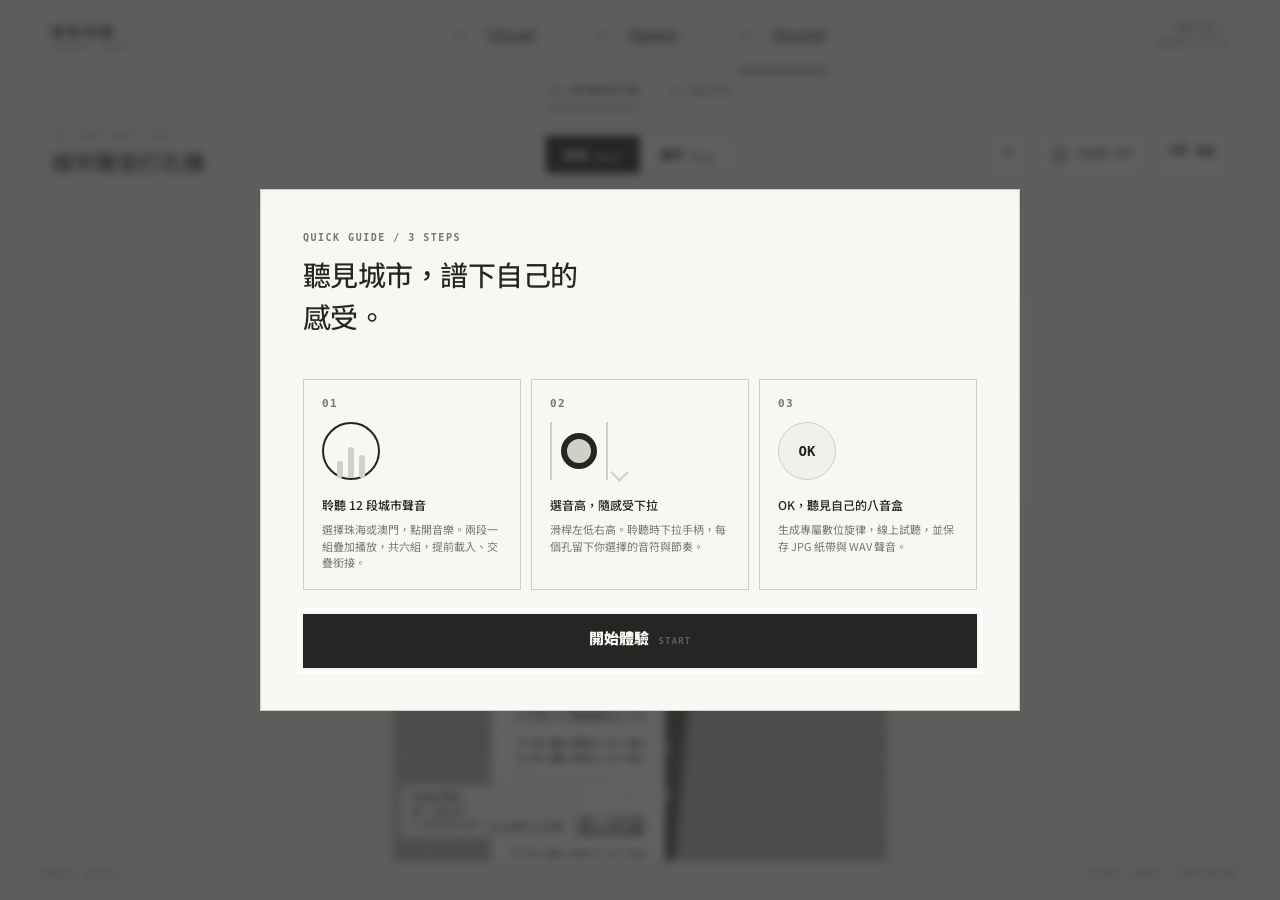
<file: sound/index.html>
<!doctype html>
<html lang="zh-Hant">
  <head>
    <meta charset="utf-8" />
    <meta name="viewport" content="width=device-width, initial-scale=1, viewport-fit=cover" />
    <meta name="theme-color" content="#c9cdcf" />
    <link
      rel="icon"
      href="data:image/svg+xml,%3Csvg xmlns='http://www.w3.org/2000/svg' viewBox='0 0 64 64'%3E%3Crect width='64' height='64' rx='14' fill='%23008c68'/%3E%3Ccircle cx='32' cy='32' r='17' fill='%23ff9dbd' stroke='white' stroke-width='8'/%3E%3Ccircle cx='32' cy='32' r='5' fill='%23111'/%3E%3C/svg%3E"
    />
    <meta
      name="description"
      content="聆聽珠海與澳門的十二段城市聲音，選擇音高、下拉打孔，將自己的感受生成可試聽、下載的專屬數位八音盒與聲音紙帶。"
    />
    <title>城市聲音打孔機｜珠海 × 澳門</title>
    <link rel="stylesheet" href="styles.css?v=9" />
  <link rel="stylesheet" href="../shared/ui.css"></head>
  <body class="atlas-sound"><header class="portal-header"><a class="portal-home" href="../">感官地圖<small>HENGQIN — MACAU</small></a><nav class="portal-nav" aria-label="項目導覽"><a href="../visual/"><small>01</small>Visual</a><a href="../space/"><small>02</small>Space</a><a href="../sound/" aria-current="page"><small>03</small>Sound</a></nav><div class="portal-meta"><a href="../#project-intro">關於計劃 ↗</a><span>SENSORY ATLAS</span></div></header><nav class="portal-subnav" aria-label="聲音項目"><a href="./" aria-current="page">01 / 城市聲音打孔機</a><a href="./film.html">02 / 聲音影像</a></nav>
    <main class="experience" data-city="zhuhai">
      <header class="topbar" aria-label="作品控制列">
        <div class="identity">
          <p class="eyebrow">CITY SONIC PUNCH / 2026</p>
          <h1>城市聲音打孔機</h1>
        </div>

        <div class="city-switch" role="tablist" aria-label="選擇城市聲音">
          <button
            class="city-button is-active"
            id="zhuhai-tab"
            data-city="zhuhai"
            role="tab"
            aria-controls="machine-stage"
            aria-selected="true"
            tabindex="0"
          >
            <span>珠海</span><small>ZHUHAI</small>
          </button>
          <button
            class="city-button"
            id="macau-tab"
            data-city="macau"
            role="tab"
            aria-controls="machine-stage"
            aria-selected="false"
            tabindex="-1"
          >
            <span>澳門</span><small>MACAU</small>
          </button>
        </div>

        <div class="top-actions">
          <button class="guide-button" id="guide-button" type="button" aria-label="查看新手指南">?</button>
          <button class="sound-button" type="button" aria-pressed="false" aria-label="開啟或關閉城市聲音">
            <span class="sound-icon" aria-hidden="true"></span>
            <span class="sound-copy">SOUND OFF</span>
          </button>
          <button class="end-button" id="end-button" type="button" aria-label="完成並生成專屬聲音檔案">
            <span>OK</span><small>完成</small>
          </button>
        </div>
      </header>

      <section class="workbench" aria-label="手搖打孔機互動區">
        <div
          class="machine-stage"
          id="machine-stage"
          role="tabpanel"
          aria-labelledby="zhuhai-tab"
        >
          <img
            class="machine-image"
            id="machine-image"
            src="assets/zhuhai-machine.png"
            alt="綠色、粉色與白色相間的珠海城市聲音手搖打孔機"
            draggable="false"
          />

          <div class="paper-flow top-paper" aria-hidden="true">
            <div class="paper-ribbon"></div>
            <div class="paper-scan"></div>
            <div class="holes-layer" id="holes-layer"></div>
          </div>
          <div class="paper-flow bottom-paper" aria-hidden="true">
            <div class="paper-ribbon"></div>
            <div class="paper-scan"></div>
          </div>

          <div class="punch-point" aria-hidden="true">
            <span></span>
          </div>

          <div class="gear-overlay gear-large" aria-hidden="true"></div>
          <div class="gear-overlay gear-small" aria-hidden="true"></div>

          <div class="gesture-zone" id="gesture-zone">
            <div class="gesture-track" aria-hidden="true">
              <i></i><i></i><i></i>
            </div>
            <button
              class="drag-handle"
              id="drag-handle"
              type="button"
              aria-label="向下拖動手柄打孔。也可以按空格鍵或向下方向鍵。"
            >
              <span class="handle-cap"><b></b></span>
              <span class="handle-label">PULL</span>
            </button>
          </div>

          <div class="status-panel" aria-live="polite">
            <div class="status-copy">
              <span class="status-city">珠海城市聲音</span>
              <strong><span id="punch-count">00</span> HOLES</strong>
              <span class="track-title" id="track-title">01 / 澳琴國際教育大學城</span>
            </div>
            <div class="audio-bars" id="audio-bars" aria-hidden="true"></div>
          </div>

          <section class="response-controls" aria-label="聲音旅程與音高選擇">
            <p class="response-kicker">YOUR SONIC RESPONSE</p>
            <label class="listen-label" for="listen-progress">12 段城市聲音旅程</label>
            <progress id="listen-progress" max="1" value="0">0%</progress>
            <div class="pitch-heading">
              <label for="pitch-slider">選擇下一個音符</label>
              <output id="pitch-note" for="pitch-slider">A5</output>
            </div>
            <input id="pitch-slider" type="range" min="0" max="9" step="1" value="4" aria-label="下一次打孔的音高，左邊低、右邊高" aria-valuetext="A5" />
            <div class="pitch-extents" aria-hidden="true"><span>低音</span><span>高音</span></div>
            <p class="response-hint">隨感受選音高，再下拉手柄。<br />每一個孔，都是你的一個音符。</p>
          </section>

          <div class="drag-instruction" aria-hidden="true">
            <span>TOUCH + PULL DOWN</span>
            <i></i>
            <em>向下拉動 · 重複打孔</em>
          </div>
        </div>
      </section>

      <footer class="footer-note">
        <span>紙帶方向：由下而上</span>
        <span>LISTEN → PUNCH → YOUR MELODY</span>
      </footer>
    </main>

    <section
      class="tutorial-overlay"
      id="tutorial-overlay"
      role="dialog"
      aria-modal="true"
      aria-labelledby="tutorial-title"
      hidden
    >
      <article class="tutorial-card">
        <header class="tutorial-header">
          <p>QUICK GUIDE / 3 STEPS</p>
          <h2 id="tutorial-title">聽見城市，譜下自己的感受。</h2>
        </header>

        <ol class="tutorial-steps">
          <li>
            <span class="tutorial-number">01</span>
            <div class="tutorial-symbol tutorial-sound" aria-hidden="true"><i></i><i></i><i></i></div>
            <div><strong>聆聽 12 段城市聲音</strong><small>選擇珠海或澳門，點開音樂。兩段一組疊加播放，共六組，提前載入、交疊銜接。</small></div>
          </li>
          <li>
            <span class="tutorial-number">02</span>
            <div class="tutorial-symbol tutorial-pull" aria-hidden="true"><i></i></div>
            <div><strong>選音高，隨感受下拉</strong><small>滑桿左低右高。聆聽時下拉手柄，每個孔留下你選擇的音符與節奏。</small></div>
          </li>
          <li>
            <span class="tutorial-number">03</span>
            <div class="tutorial-symbol tutorial-ok" aria-hidden="true">OK</div>
            <div><strong>OK，聽見自己的八音盒</strong><small>生成專屬數位旋律，線上試聽，並保存 JPG 紙帶與 WAV 聲音。</small></div>
          </li>
        </ol>

        <button class="tutorial-start" id="tutorial-start" type="button">
          <span>開始體驗</span><small>START</small>
        </button>
      </article>
    </section>

    <section
      class="archive-overlay"
      id="archive-overlay"
      role="dialog"
      aria-modal="true"
      aria-labelledby="archive-title"
      hidden
    >
      <article class="archive-card">
        <header class="archive-header">
          <div>
            <p class="archive-kicker">YOUR CITY MEMORY / DIGITAL MUSIC BOX</p>
            <h2 id="archive-title">專屬聲音檔案已生成</h2>
          </div>
          <button class="archive-close" id="archive-close" type="button" aria-label="關閉聲音檔案">×</button>
        </header>

        <p class="archive-summary" id="archive-summary">完整紙帶與打孔記錄正在合成。</p>

        <section class="melody-panel" aria-label="專屬八音盒旋律">
          <div class="melody-intro">
            <h3>把城市的感受，留成一段旋律。</h3>
            <p id="melody-summary" aria-live="polite">你的孔位正在轉成音符。</p>
          </div>
          <div class="melody-scroll" tabindex="0" role="region" aria-label="聲音紙帶樂譜，可左右捲動查看">
            <canvas id="melody-canvas" width="1000" height="420" aria-label="每個孔對應一個音符的專屬聲音紙帶">你的專屬旋律紙帶。</canvas>
          </div>
          <p class="melody-scroll-hint">左右滑動查看紙帶 · 綠線跟隨旋律播放</p>
          <div class="melody-actions">
            <button id="melody-play" class="melody-primary" type="button" disabled>試聽我的八音盒</button>
            <button id="roll-download" type="button" disabled>保存紙帶 JPG</button>
            <button id="melody-download" type="button" disabled>下載旋律 WAV</button>
          </div>
        </section>

        <details class="original-archive">
          <summary>查看完整城市聲音檔案</summary>
          <div class="archive-preview" id="archive-preview" aria-live="polite">
            <div class="archive-loading" id="archive-loading">
              <i></i><span>GENERATING JPG</span>
            </div>
            <img id="archive-image" alt="打孔後的城市聲音紙帶 JPG" hidden />
          </div>
        </details>

        <div class="archive-actions">
          <a class="archive-download is-disabled" id="archive-download" aria-disabled="true">下載完整檔案 JPG</a>
          <button class="archive-restart" id="archive-restart" type="button">重新開始</button>
        </div>
      </article>
    </section>

    <script src="city-audio.js?v=9"></script>
    <script src="music-roll.js?v=9"></script>
    <script src="app.js?v=9"></script>
  </body>
</html>
</file>
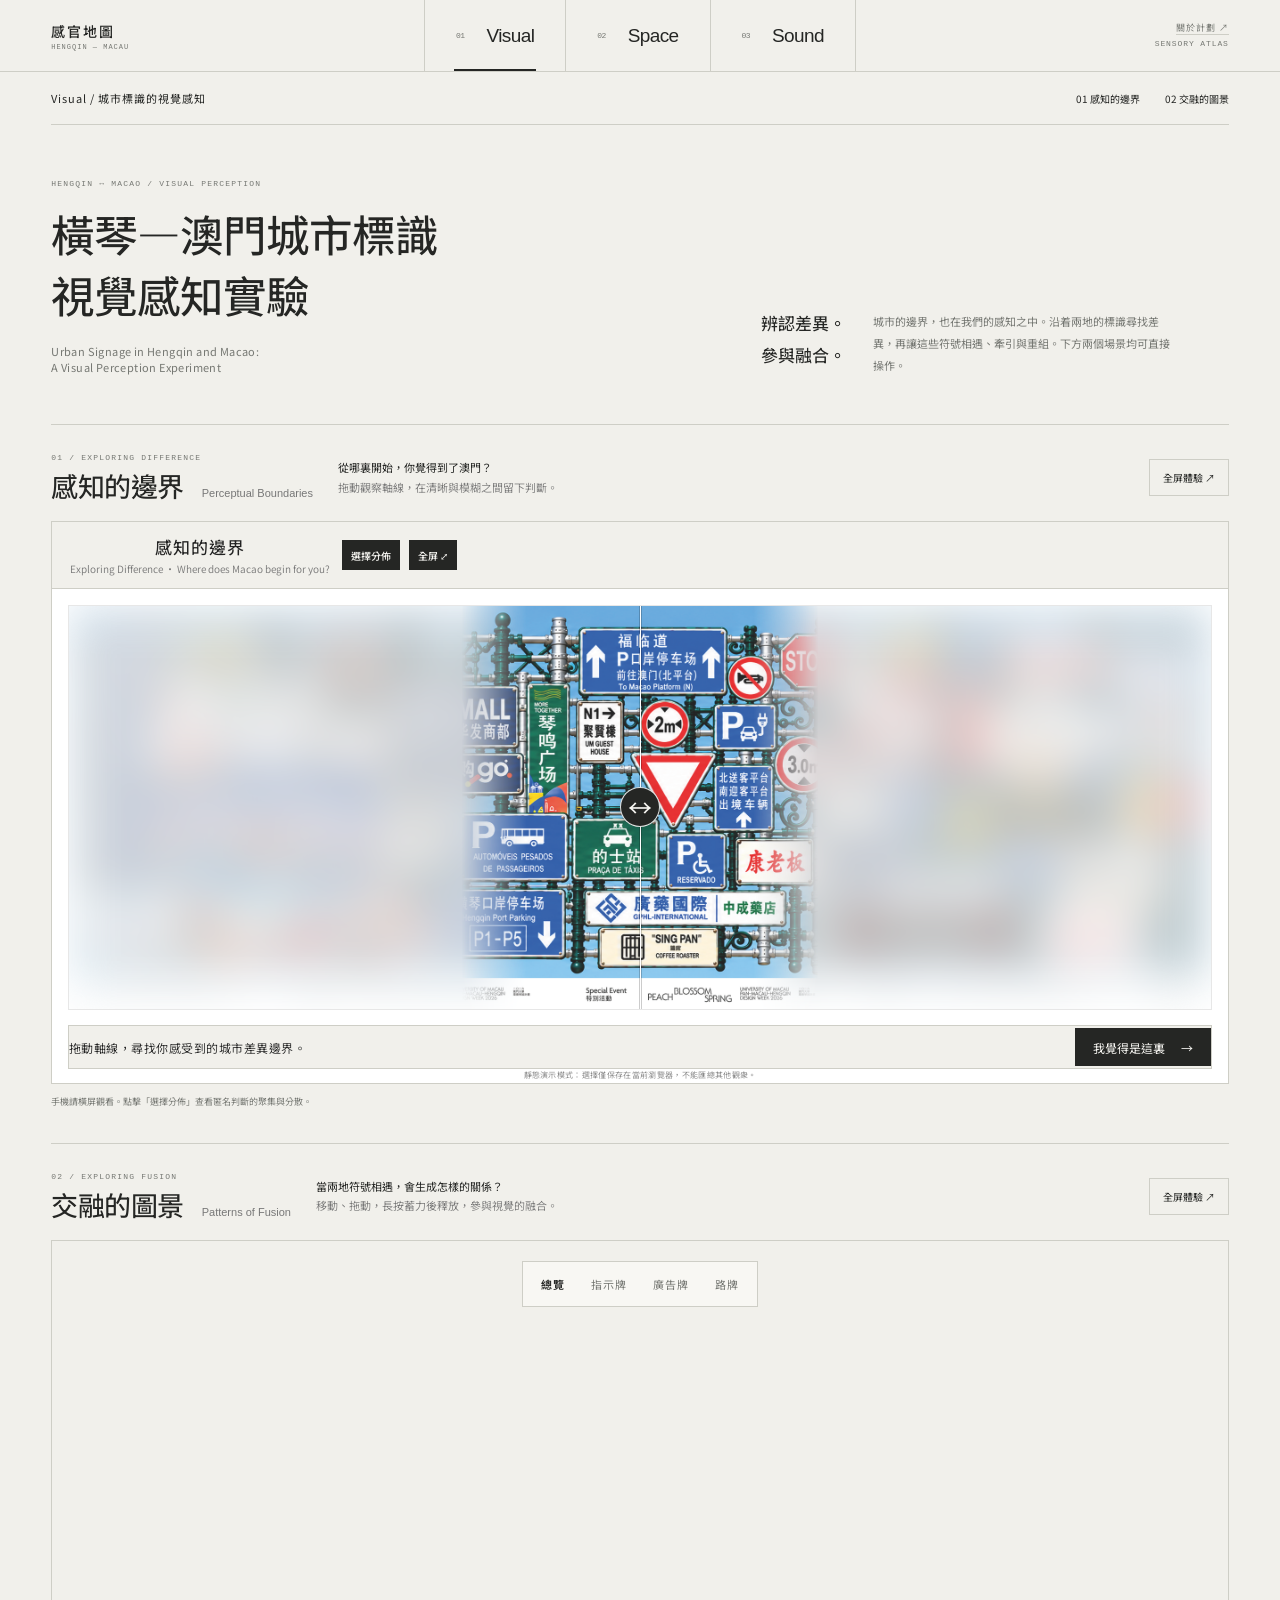
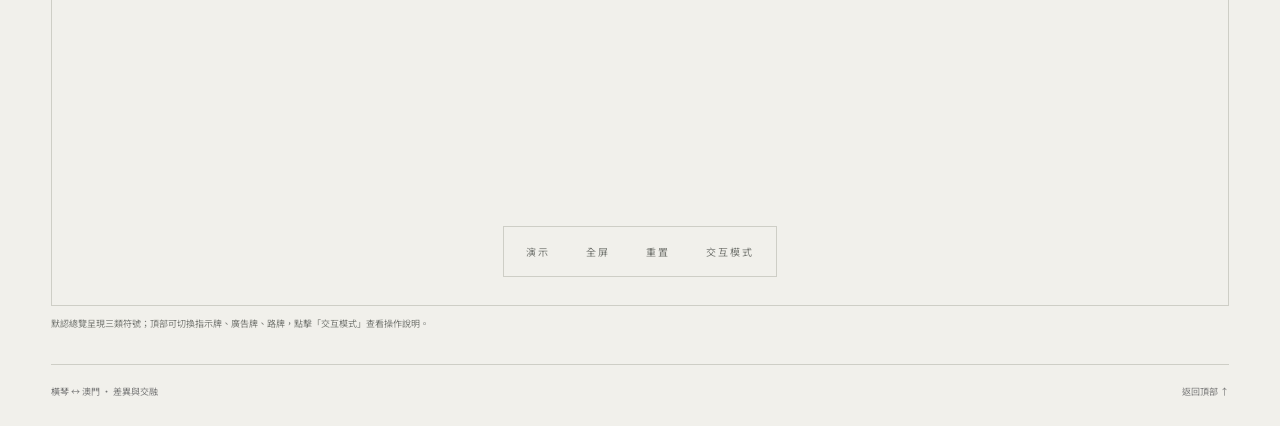
<file: visual/index.html>
<!doctype html><html lang="zh-Hant"><head><meta charset="utf-8"><meta name="viewport" content="width=device-width,initial-scale=1,viewport-fit=cover"><meta name="theme-color" content="#ffffff"><meta name="description" content="横琴—澳门城市标识的视觉感知实验：辨认差异，参与融合。两个可直接操作的互动。"><title>Urban Signage in Hengqin and Macao: A Visual Perception Experiment</title><link rel="stylesheet" href="./experience.css"><script src="./experience.js" defer></script><link rel="stylesheet" href="../shared/ui.css"><script src="../shared/presentation.js" defer></script></head><body class="atlas-visual"><header class="portal-header"><a class="portal-home" href="../">感官地圖<small>HENGQIN — MACAU</small></a><nav class="portal-nav" aria-label="項目導覽"><a href="../visual/" aria-current="page"><small>01</small>Visual</a><a href="../space/"><small>02</small>Space</a><a href="../sound/"><small>03</small>Sound</a></nav><div class="portal-meta"><a href="../#project-intro">關於計劃 ↗</a><span>SENSORY ATLAS</span></div></header>
<header class="masthead"><a href="#top">Visual / 城市標識的視覺感知</a><nav aria-label="互動導覽"><a href="#boundary">01 感知的邊界</a><a href="#fusion">02 交融的圖景</a></nav></header>
<main id="top"><section class="intro"><p class="eyebrow">HENGQIN ↔ MACAO / VISUAL PERCEPTION</p><div class="intro-grid"><h1>橫琴—澳門城市標識<br>視覺感知實驗<span lang="en">Urban Signage in Hengqin and Macao:<br>A Visual Perception Experiment</span></h1><div class="intro-copy"><strong>辨認差異。<br>參與融合。</strong><p>城市的邊界，也在我們的感知之中。沿着兩地的標識尋找差異，再讓這些符號相遇、牽引與重組。下方兩個場景均可直接操作。</p></div></div></section>
<section class="experiment" id="boundary" aria-labelledby="boundary-title"><div class="section-head"><div><p class="eyebrow">01 / EXPLORING DIFFERENCE</p><h2 id="boundary-title">感知的邊界<span lang="en">Perceptual Boundaries</span></h2></div><p>從哪裏開始，你覺得到了澳門？<br><span>拖動觀察軸線，在清晰與模糊之間留下判斷。</span></p><button class="expand" data-frame="boundary-frame">全屏體驗 ↗</button></div><iframe id="boundary-frame" class="experiment-frame boundary-frame" src="./boundary.html?embedded=1" title="感知的邊界：拖動軸線並提交選擇" allow="fullscreen" allowfullscreen></iframe><p class="section-note">手機請橫屏觀看。點擊「選擇分佈」查看匿名判斷的聚集與分散。</p></section>
<section class="experiment" id="fusion" aria-labelledby="fusion-title"><div class="section-head"><div><p class="eyebrow">02 / EXPLORING FUSION</p><h2 id="fusion-title">交融的圖景<span lang="en">Patterns of Fusion</span></h2></div><p>當兩地符號相遇，會生成怎樣的關係？<br><span>移動、拖動，長按蓄力後釋放，參與視覺的融合。</span></p><button class="expand" data-frame="fusion-frame">全屏體驗 ↗</button></div><iframe id="fusion-frame" class="experiment-frame fusion-frame" src="./symbiosis-art/index.html?embedded=1" title="交融的圖景：總覽、指示牌、廣告牌與路牌" loading="lazy" allow="fullscreen" allowfullscreen></iframe><p class="section-note">默認總覽呈現三類符號；頂部可切換指示牌、廣告牌、路牌，點擊「交互模式」查看操作說明。</p></section>
</main><footer class="colophon"><span>橫琴 ↔ 澳門 · 差異與交融</span><a href="#top">返回頂部 ↑</a></footer></body></html>
</file>
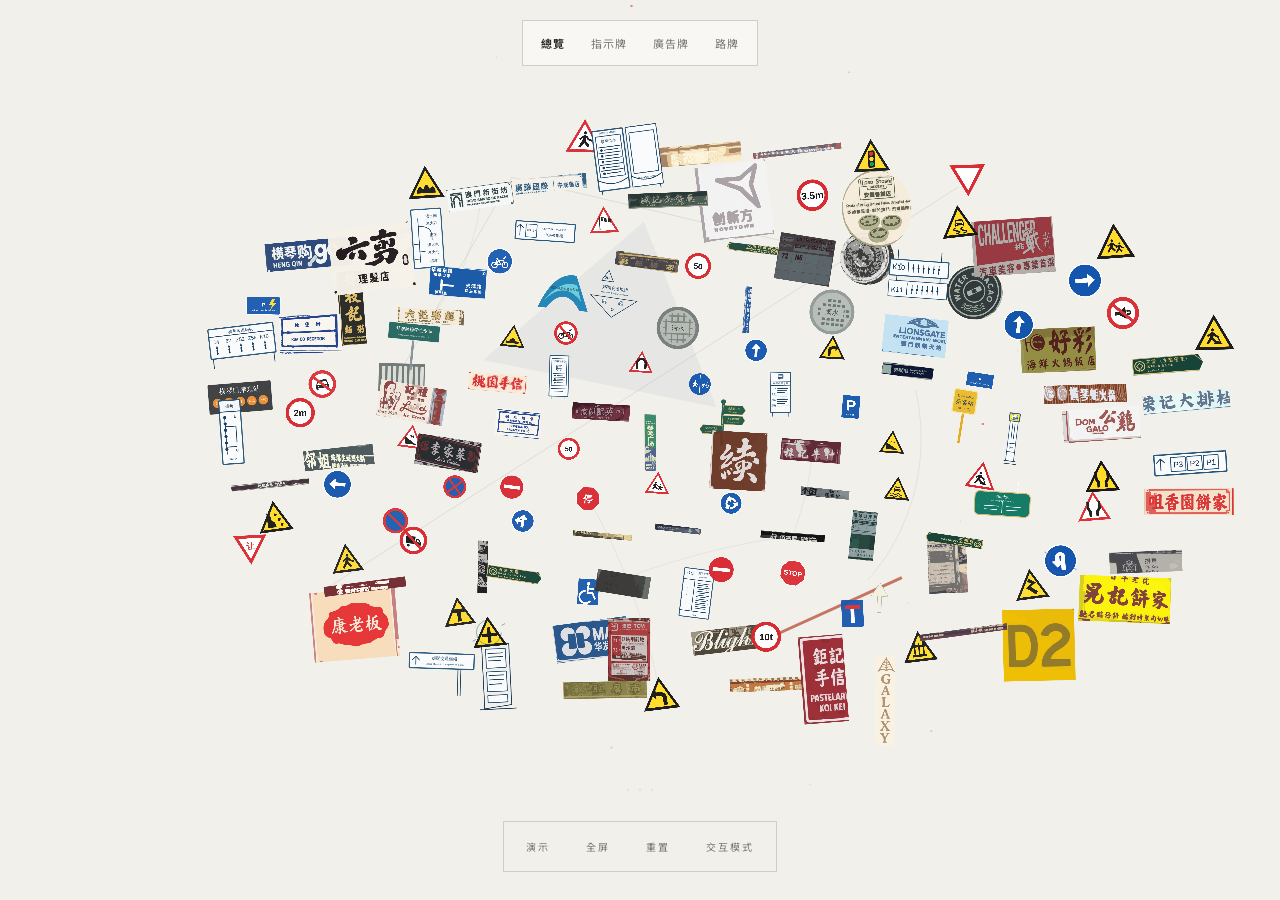
<file: visual/symbiosis-art/index.html>
<!doctype html><html class="atlas-embed" lang="zh-Hant"><head><meta charset="utf-8"><meta name="viewport" content="width=device-width,initial-scale=1"><meta name="theme-color" content="#ffffff"><meta name="description" content="交融的图景。一件可以扭转、折叠和释放的交互艺术作品。"><title>交融的圖景 / Patterns of Fusion</title><link rel="stylesheet" href="../symbiosis-art/art.css"><link rel="stylesheet" href="../../shared/ui.css"><script src="../../shared/presentation.js" defer></script></head><body class="atlas-embed"><canvas id="art" tabindex="0" role="img" aria-label="交融的圖景。移動扭轉空間，長按蓄力並鬆開釋放，輕點留下折點。頂部分類、雙擊或雙指橫向滑動切換交通指示牌、廣告牌與路牌場域；方向鍵移動，空格蓄力，數字1到4切換場域。觸碰兩族的光核可完成配對。"></canvas><nav class="scenes" aria-label="總覽與素材分類"><button id="scene-0" aria-pressed="true">總覽</button><button id="scene-1" aria-pressed="false">指示牌</button><button id="scene-2" aria-pressed="false">廣告牌</button><button id="scene-3" aria-pressed="false">路牌</button></nav><nav class="controls" aria-label="作品控制"><button id="auto" aria-pressed="false">演示</button><button id="full">全屏</button><button id="reset">重置</button><button id="interaction" aria-haspopup="dialog" aria-controls="guide">交互模式</button></nav><div id="live" aria-live="polite" role="status"></div>
<dialog id="guide" class="guide" aria-labelledby="guide-title"><button class="close" id="guide-close" aria-label="關閉交互說明">×</button><div class="eyebrow">EXPLORING FUSION / 探索融合</div><h1 id="guide-title">探索融合的可能。</h1><h2>如何與場域互動</h2><div class="actions"><p><b>移動 · 扭轉</b>左右移動鼠標或單指拖動，扭轉空間；上下移動，改變疏密與引力。</p><p><b>按住 · 釋放</b>長按讓兩股符號匯聚、反向旋轉；鬆開釋放衝擊，散開後重新組織。</p><p><b>輕點 · 留痕</b>在空白處輕點，留下一個折點和細線，參與畫面的構成。</p><p><b>切換 · 總覽與三類場域</b>頂部分類、雙擊或雙指橫向滑動，先在總覽中觀看三類符號共同交融，再切換指示牌、廣告牌與路牌。</p><p><b>靠近 · 配對</b>尋找帶短弧的兩個光核，各觸碰一個完成一對；連接三對，觸發融合形態。</p><p><b>演示 · 自由觀看</b>開啓自動演示，觀看探索、配對與重組。主動操作即可回到自由互動。</p></div><p class="source-link"><a href="../symbiosis-art/materials.html" target="_blank" rel="noopener">查看素材與來源 ↗</a></p><div class="concept"><h2>差異與融合 / Difference & Fusion</h2><p>“感知的邊界”邀請你辨認差異：從哪裏開始，你覺得到了澳門？“交融的圖景”則邀請你參與融合：當兩地的城市標識相遇，會生成怎樣的視覺關係？拖動、蓄力與釋放，讓符號靠近、牽引、連接與重組。融合不預設一個終點，而由你的操作持續生成。</p></div><footer><small>鍵盤：方向鍵移動 · 空格蓄力<br>1–4 切換場域 · F 全屏 · R 重置<br>Esc 關閉說明</small><button class="enter" id="guide-enter">開始探索融合 ↗</button></footer></dialog>
<script src="../symbiosis-art/art.js" defer></script></body></html>
</file>
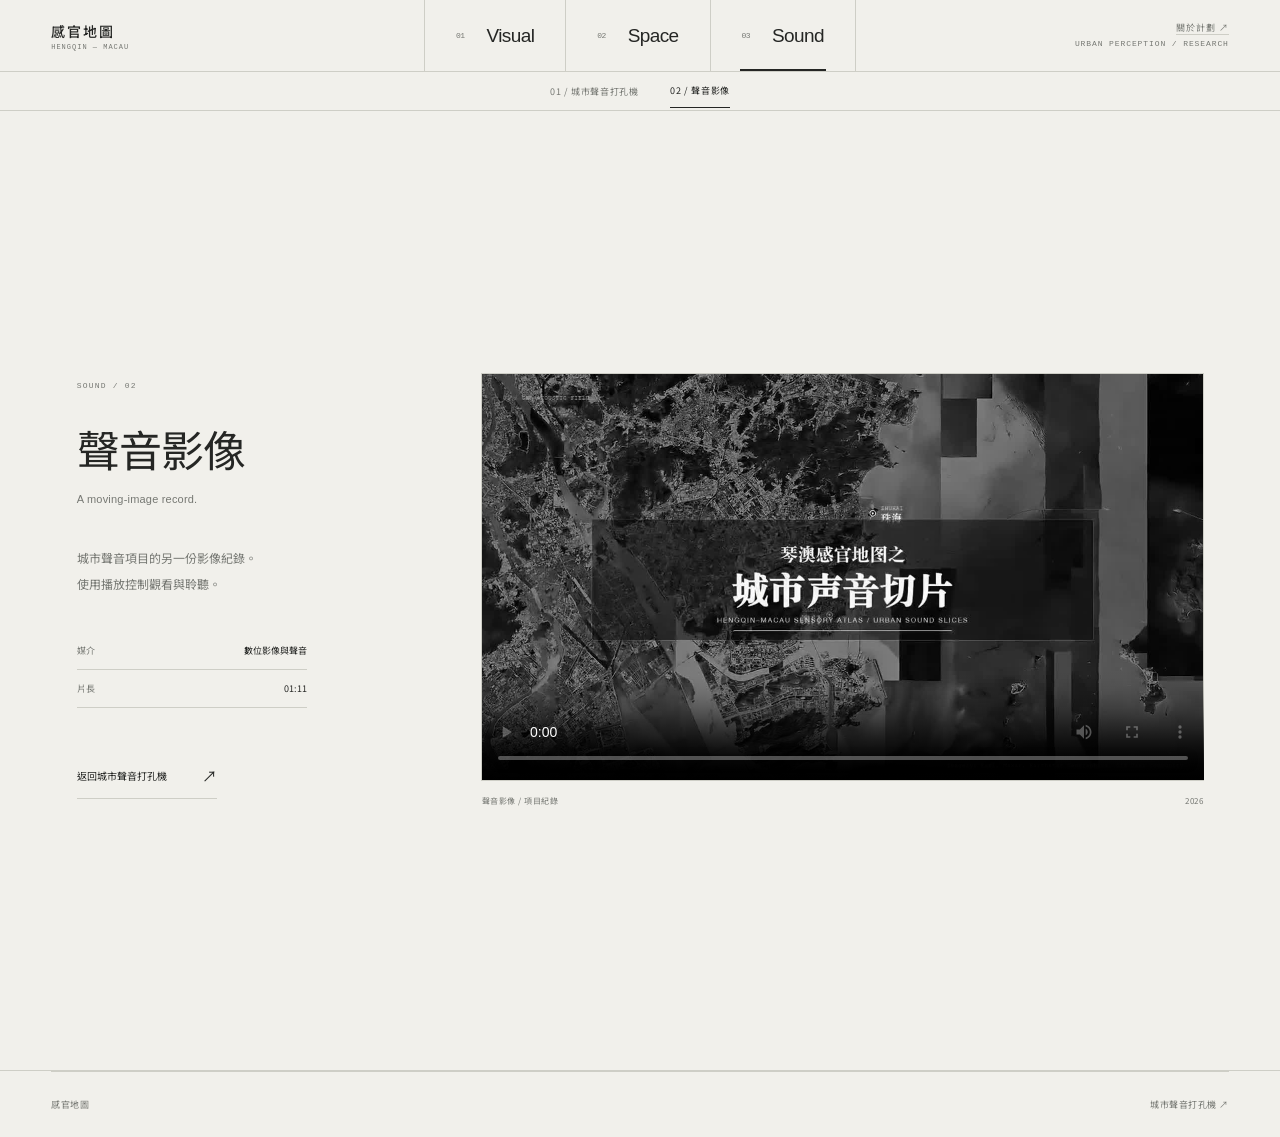
<file: sound/film.html>
<!doctype html><html lang="zh-Hant"><head><meta charset="utf-8"><meta name="viewport" content="width=device-width,initial-scale=1"><title>Sound / 聲音影像 — 感官地圖</title><link rel="stylesheet" href="../shared/ui.css"><link rel="stylesheet" href="../editorial.css"></head><body class="film-page"><header class="portal-header"><a class="portal-home" href="../">感官地圖<small>HENGQIN — MACAU</small></a><nav class="portal-nav" aria-label="項目導覽"><a href="../visual/"><small>01</small>Visual</a><a href="../space/"><small>02</small>Space</a><a href="../sound/" aria-current="page"><small>03</small>Sound</a></nav><div class="portal-meta"><a href="../#project-intro">關於計劃 ↗</a><span>URBAN PERCEPTION / RESEARCH</span></div></header><nav class="portal-subnav" aria-label="聲音項目"><a href="./">01 / 城市聲音打孔機</a><a href="./film.html" aria-current="page">02 / 聲音影像</a></nav><main><section class="film-section sound-film-section"><div class="film-copy"><span class="section-index">SOUND / 02</span><h1>聲音影像</h1><p class="section-en">A moving-image record.</p><p>城市聲音項目的另一份影像紀錄。<br>使用播放控制觀看與聆聽。</p><dl><div><dt>媒介</dt><dd>數位影像與聲音</dd></div><div><dt>片長</dt><dd>01:11</dd></div></dl><a class="text-link" href="./">返回城市聲音打孔機 <span>↗</span></a></div><figure class="film-frame landscape"><video id="sound-film" controls playsinline preload="metadata" poster="../media/sound-film-poster.jpg" aria-label="聲音分類額外影像"><source src="../media/sound-film.mp4" type="video/mp4">此瀏覽器無法播放影片。</video><figcaption><span>聲音影像 / 項目紀錄</span><span>2026</span></figcaption></figure></section></main><footer class="site-colophon"><a href="../">感官地圖</a><a href="./">城市聲音打孔機 ↗</a></footer></body></html>
</file>
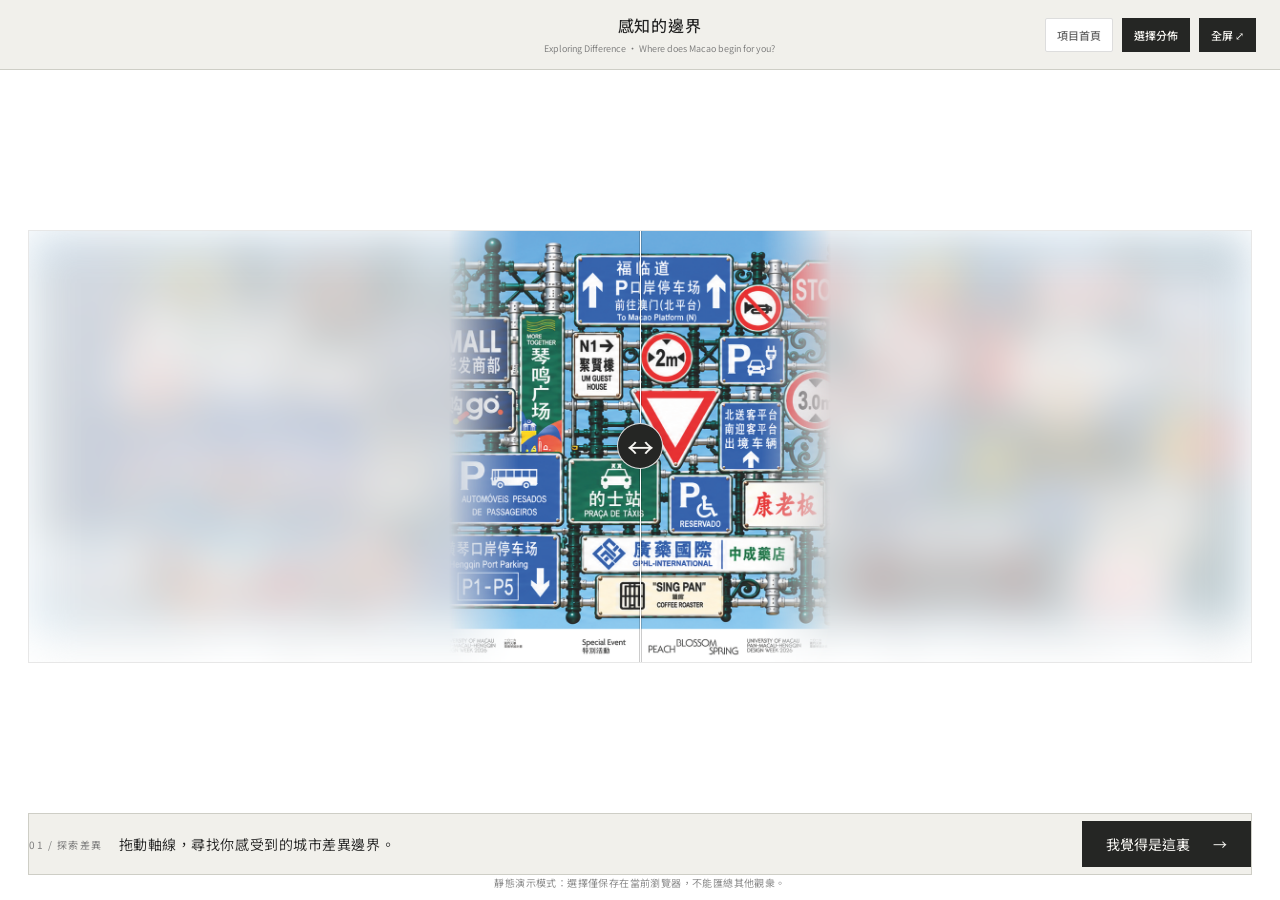
<file: visual/boundary.html>
<!doctype html><html class="atlas-embed" lang="zh-Hant"><head>
<meta charset="utf-8"><meta name="viewport" content="width=device-width,initial-scale=1,viewport-fit=cover"><meta name="theme-color" content="#ffffff"><meta name="description" content="拖动视线，寻找你感受到的横琴与澳门的边界。"><title>感知的邊界 · Urban Signage in Hengqin and Macao: A Visual Perception Experiment</title><link rel="stylesheet" href="./site.css"><link rel="stylesheet" href="./style.css"><script src="./storage.js" defer></script><script src="./embed.js" defer></script><script src="./app.js" defer></script>
<script src="./results.js" defer></script><link rel="stylesheet" href="./embed.css"><link rel="stylesheet" href="../shared/ui.css"><script src="../shared/presentation.js" defer></script></head><body class="atlas-embed boundary-page">
<header class="experiment-header"><a class="event-brand" href="./" aria-label="返回項目首頁"><img src="./assets/design-week.png" width="1241" height="135" alt="澳門大學泛澳橫琴設計周2026 · 特別活動"></a><div class="experiment-title"><h1>感知的邊界</h1><p lang="en">Exploring Difference · Where does Macao begin for you?</p></div><nav class="experiment-actions" aria-label="體驗導航"><a href="./">項目首頁</a><button id="results-open" aria-haspopup="dialog" aria-controls="results-dialog">選擇分佈</button><button id="fullscreen" aria-label="進入全屏">全屏 ⤢</button></nav></header>
<main class="experience">
<section class="viewport" aria-label="橫琴到澳門的標識拼貼"><div class="artwork" id="artwork" style="--axis:50%"><img class="poster" id="poster" src="./assets/panorama-color-v3-2560.webp" srcset="./assets/panorama-color-v3-2560.webp 2560w, ./assets/panorama-color-v3-4096.webp 4096w" decoding="async" fetchpriority="high" sizes="100vw" alt="從左邊橫琴到右邊澳門，銀色鋼架與澳門綠框架逐漸交織，懸掛街道、交通及商店標牌。" draggable="false"><div class="frost" aria-hidden="true"><img src="./assets/panorama-color-v3-soft.webp" decoding="async" draggable="false"></div><div class="axis" id="axis" role="slider" tabindex="0" aria-label="拖動觀察軸線，選擇你感覺從橫琴到了澳門的位置" aria-valuemin="0" aria-valuemax="100" aria-valuenow="50" aria-orientation="horizontal"><span class="axis-line"></span><span class="handle" aria-hidden="true">↔</span></div><div class="image-status" id="image-status">正在展開海報…</div></div></section>
<footer class="controls"><div class="instruction"><span class="step" id="step">01 / 探索差異</span><p id="hint">拖動軸線，尋找你感受到的城市差異邊界。</p></div><div class="action"><p class="feedback" id="feedback" role="status" aria-live="polite"></p><button class="submit" id="submit" disabled>我覺得是這裏 <span aria-hidden="true">→</span></button></div></footer><p class="privacy">匿名記錄你的選擇位置，僅用於本次作業研究。</p>
</main>
<aside class="rotate" aria-label="橫屏提示"><img class="rotate-brand" src="./assets/design-week.png" width="1241" height="135" alt="澳門大學泛澳橫琴設計周2026"><div class="rotate-icon" aria-hidden="true">↻<span></span></div><span class="eyebrow">INTERACTION 01 / 感知的邊界</span><h2>把手機橫過來，<br>沿着視線尋找邊界。</h2><p>拖動軸線，讓眼前的標識逐漸清晰。<br>停在你覺得「到了澳門」的地方。<br>探索差異的邊界 / Exploring Difference</p><span class="rotate-note">請開啓手機的屏幕旋轉</span><button id="results-open-portrait" class="rotate-results" aria-haspopup="dialog" aria-controls="results-dialog">查看選擇分佈</button><a class="rotate-back" href="./">← 返回項目首頁</a></aside>
<dialog id="results-dialog" class="results-dialog" aria-labelledby="results-title"><div class="results-heading"><div><p class="results-kicker">COLLECTIVE PERCEPTION / 選擇分佈</p><h2 id="results-title">大家在哪裏感到澳門？<span lang="en">Where does Macao begin?</span></h2></div><button id="results-close" aria-label="關閉選擇分佈">關閉 ×</button></div><p class="results-intro">把每一次判斷放回同一幅畫面，看看感知中的邊界如何聚集、分散。</p><div class="results-metrics"><div><span>匿名記錄</span><strong id="results-count">—</strong></div><div><span>平均位置</span><strong id="results-mean">—</strong></div><div><span>中位位置</span><strong id="results-median">—</strong></div></div><div class="results-legend"><span><i class="mean-key"></i>平均位置</span><span><i class="median-key"></i>中位位置</span><span>柱子越高，選擇越集中</span></div><div class="results-plot"><svg id="results-chart" viewBox="0 0 1000 190" role="img" aria-label="選擇位置分佈直方圖"></svg><div class="results-panorama"><img id="results-image" data-src="./assets/panorama-color-v3-1600.webp" width="1600" height="566" alt="從橫琴端到澳門端的完整拼貼，與上方統計位置對齊"><span id="results-mean-line" class="results-location mean-line" hidden></span><span id="results-median-line" class="results-location median-line" hidden></span></div><div id="results-heat" class="results-heat" aria-hidden="true"></div><div class="results-scale"><span>0% · 橫琴端</span><span>25%</span><span>50%</span><span>75%</span><span>澳門端 · 100%</span></div></div><p id="results-status" class="results-status" aria-live="polite">正在讀取已提交的選擇…</p><div class="results-foot"><p>每格對應畫面寬度的5%，表示圖上位置。每個瀏覽器保留最近一次確認；記錄數不等同於覈實人數。</p><button id="results-refresh">刷新統計 ↻</button></div></dialog></body></html>
</file>
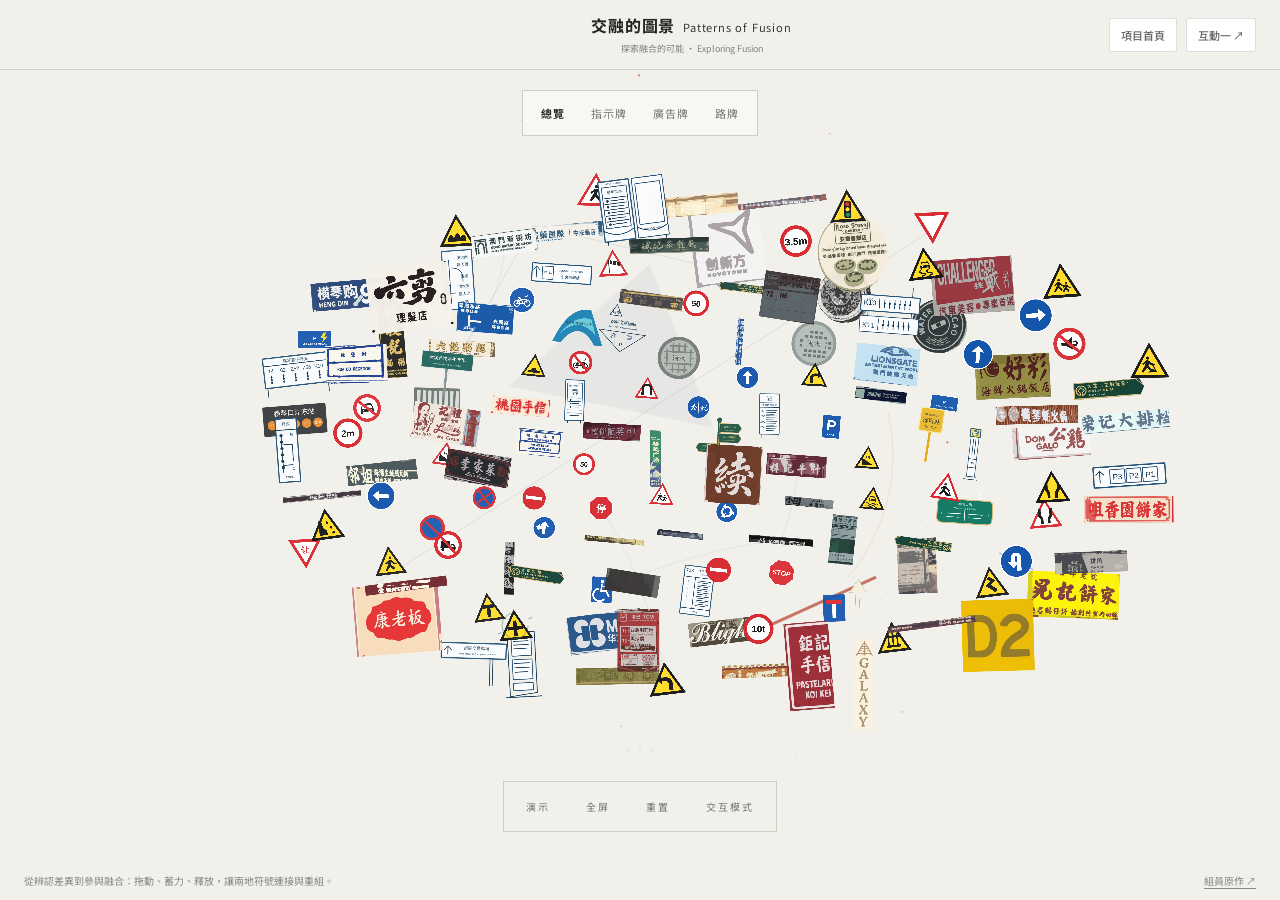
<file: visual/symbiosis.html>
<!doctype html><html class="atlas-embed" lang="zh-Hant"><head><meta charset="utf-8"><meta name="viewport" content="width=device-width,initial-scale=1,viewport-fit=cover"><meta name="theme-color" content="#ffffff"><title>交融的圖景 · Urban Signage in Hengqin and Macao: A Visual Perception Experiment</title><link rel="stylesheet" href="./site.css"><script src="./symbiosis.js" defer></script><link rel="stylesheet" href="../shared/ui.css"><script src="../shared/presentation.js" defer></script></head><body class="atlas-embed symbiosis-page">
<header class="experiment-header"><a class="event-brand" href="./" aria-label="返回項目首頁"><img src="./assets/design-week.png" width="1241" height="135" alt="澳門大學泛澳橫琴設計周2026 · 特別活動"></a><div class="experiment-title"><h1><strong>交融的圖景</strong><span lang="en">Patterns of Fusion</span></h1><p>探索融合的可能 · Exploring Fusion</p></div><nav class="experiment-actions" aria-label="體驗導航"><a href="./">項目首頁</a><a href="./boundary.html">互動一 ↗</a></nav></header>
<main class="symbiosis-stage"><p id="frame-loading" class="frame-loading" role="status">正在展開符號場域…</p><iframe id="symbiosis-frame" src="./symbiosis-art/index.html" title="交融的圖景：拖動、長按、釋放與配對的符號互動" allow="fullscreen" allowfullscreen></iframe></main>
<footer class="symbiosis-caption"><p>從辨認差異到參與融合：拖動、蓄力、釋放，讓兩地符號連接與重組。</p><a href="https://bluesforests-stack.github.io/Symbiosis-20261023/" target="_blank" rel="noopener noreferrer">組員原作 ↗</a></footer>
</body></html>
</file>
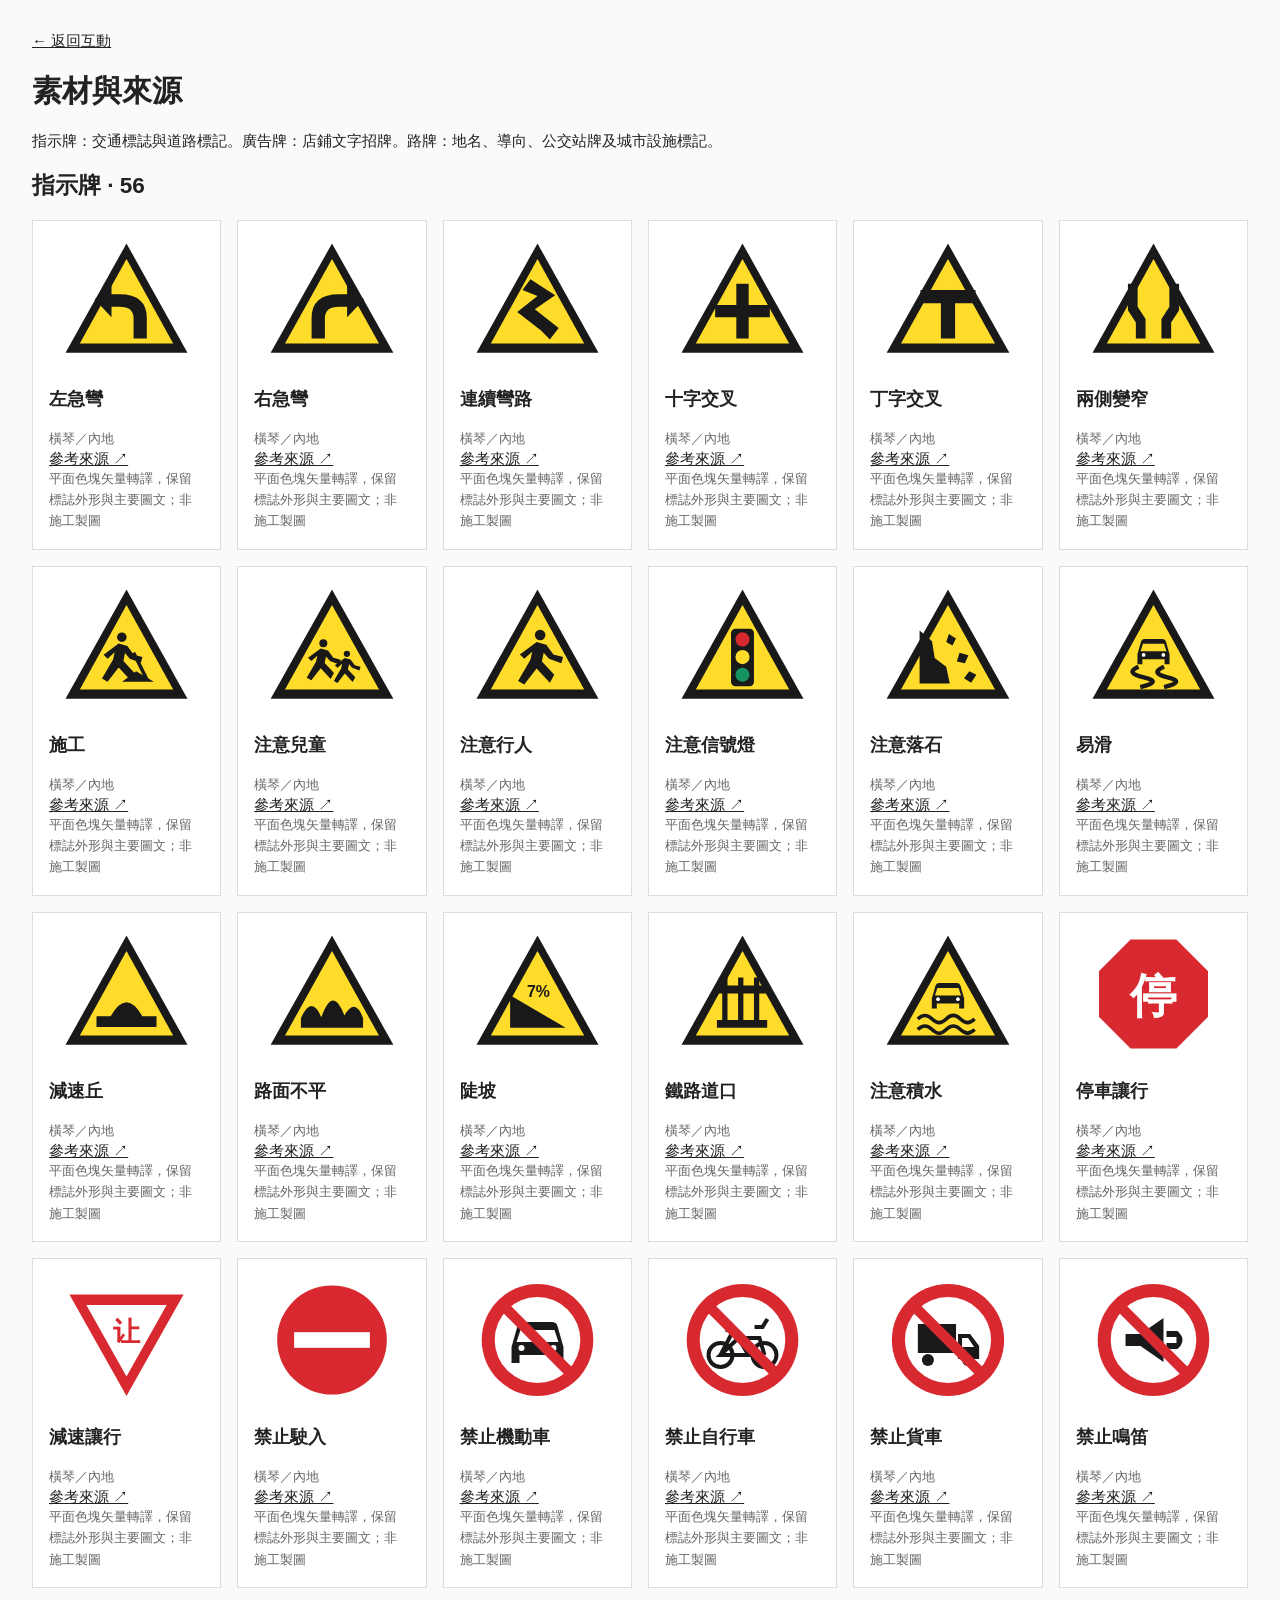
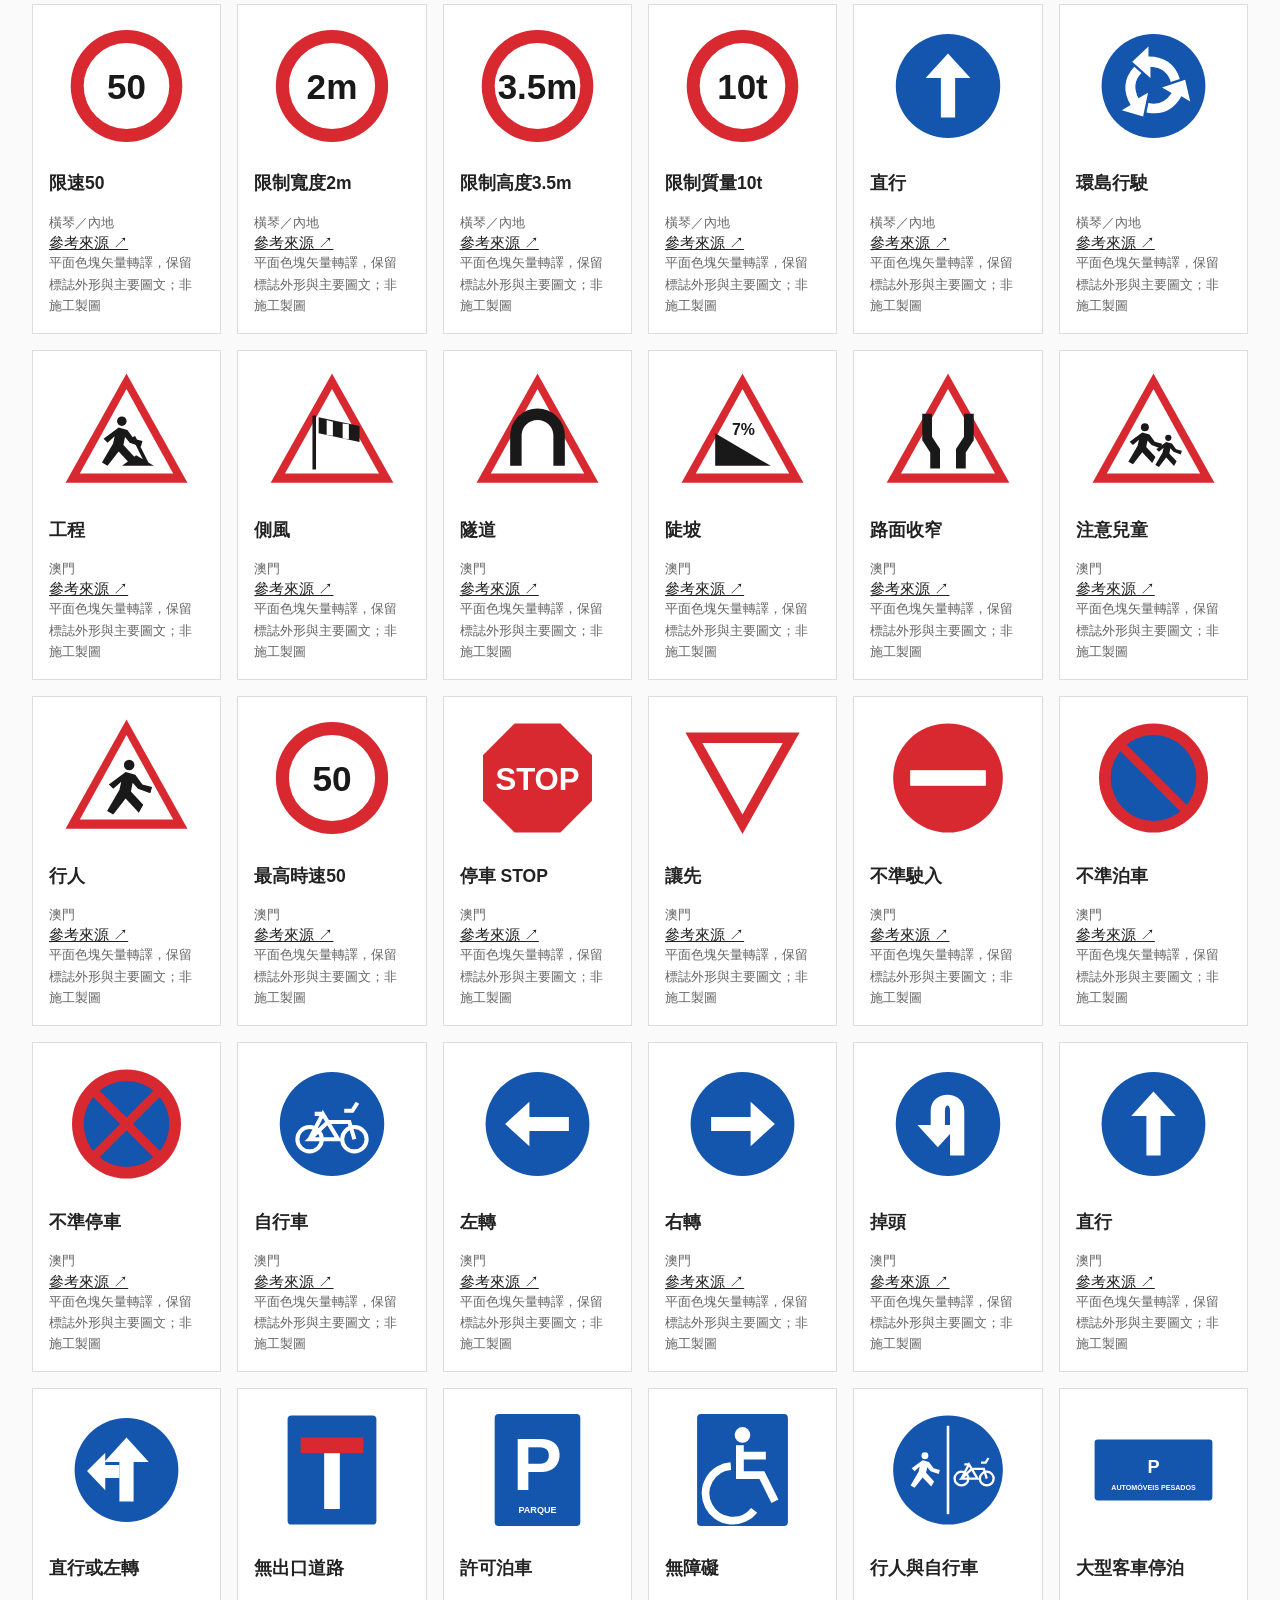
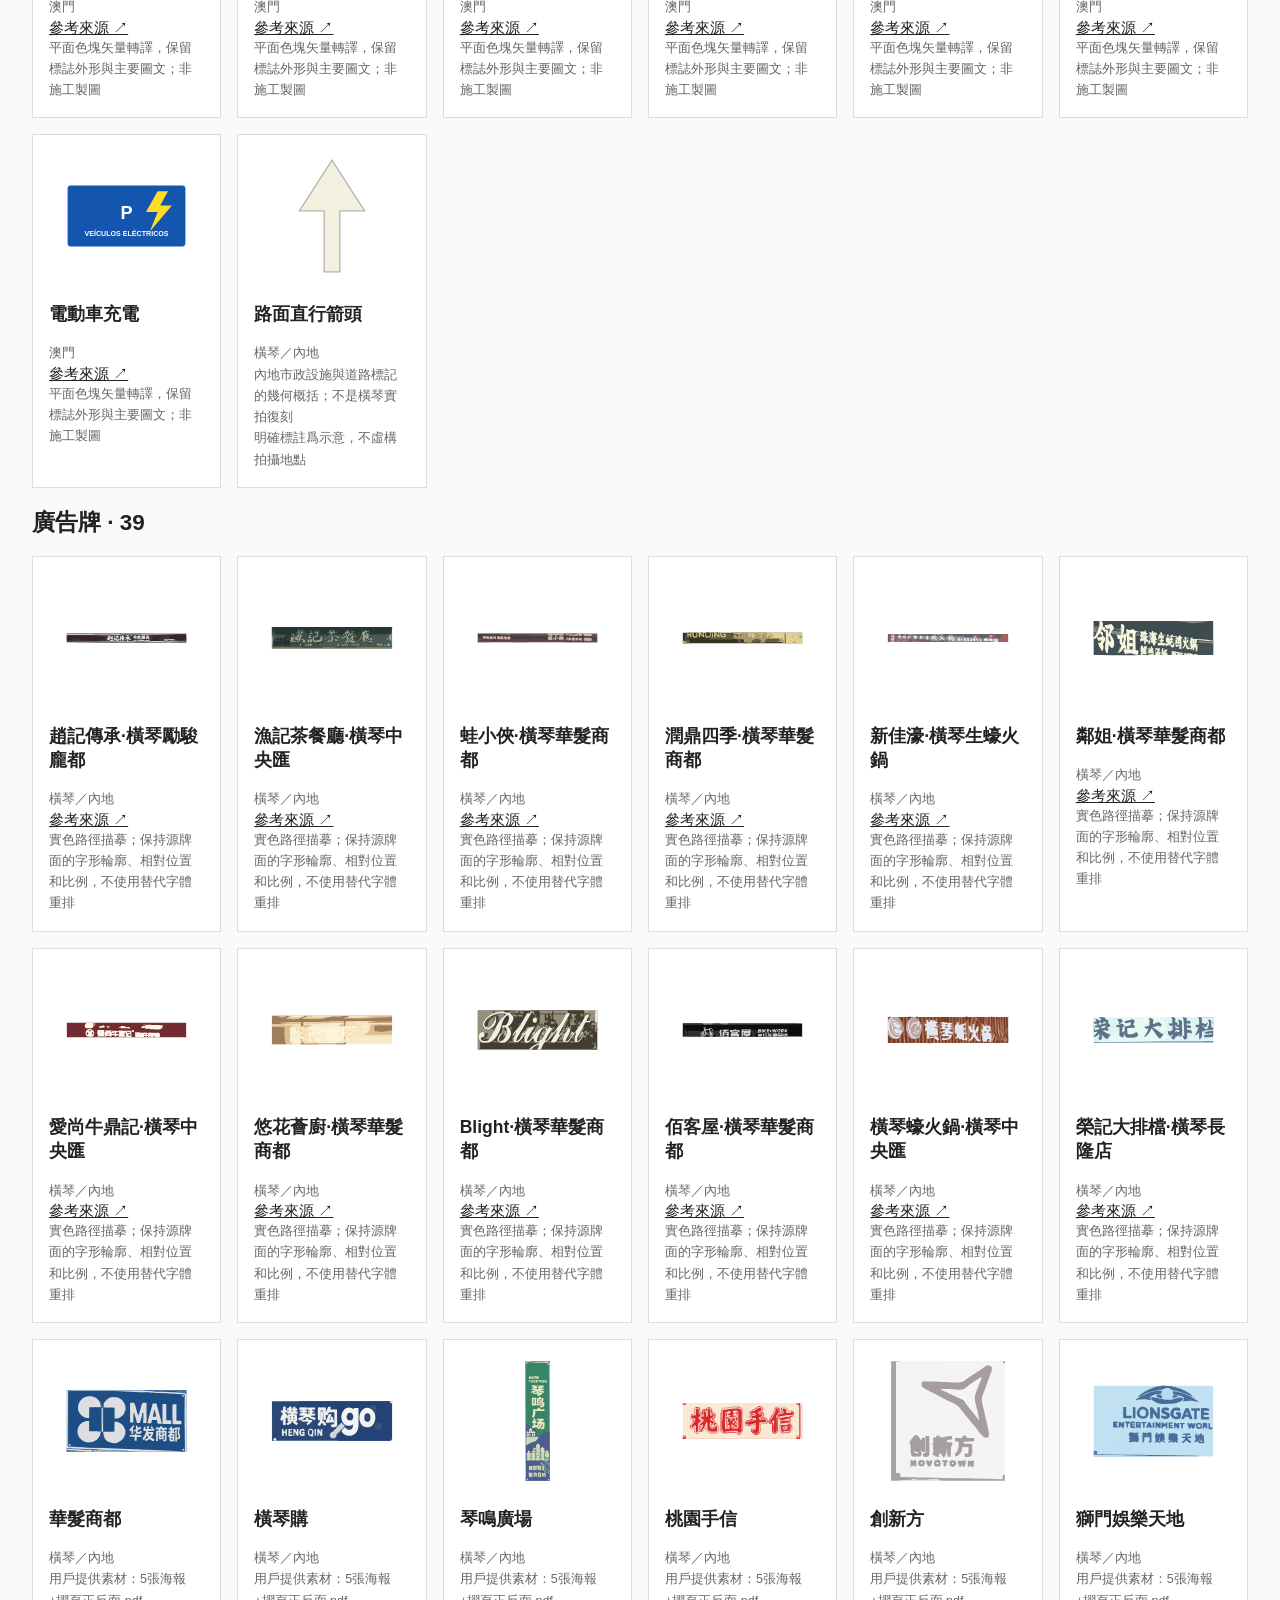
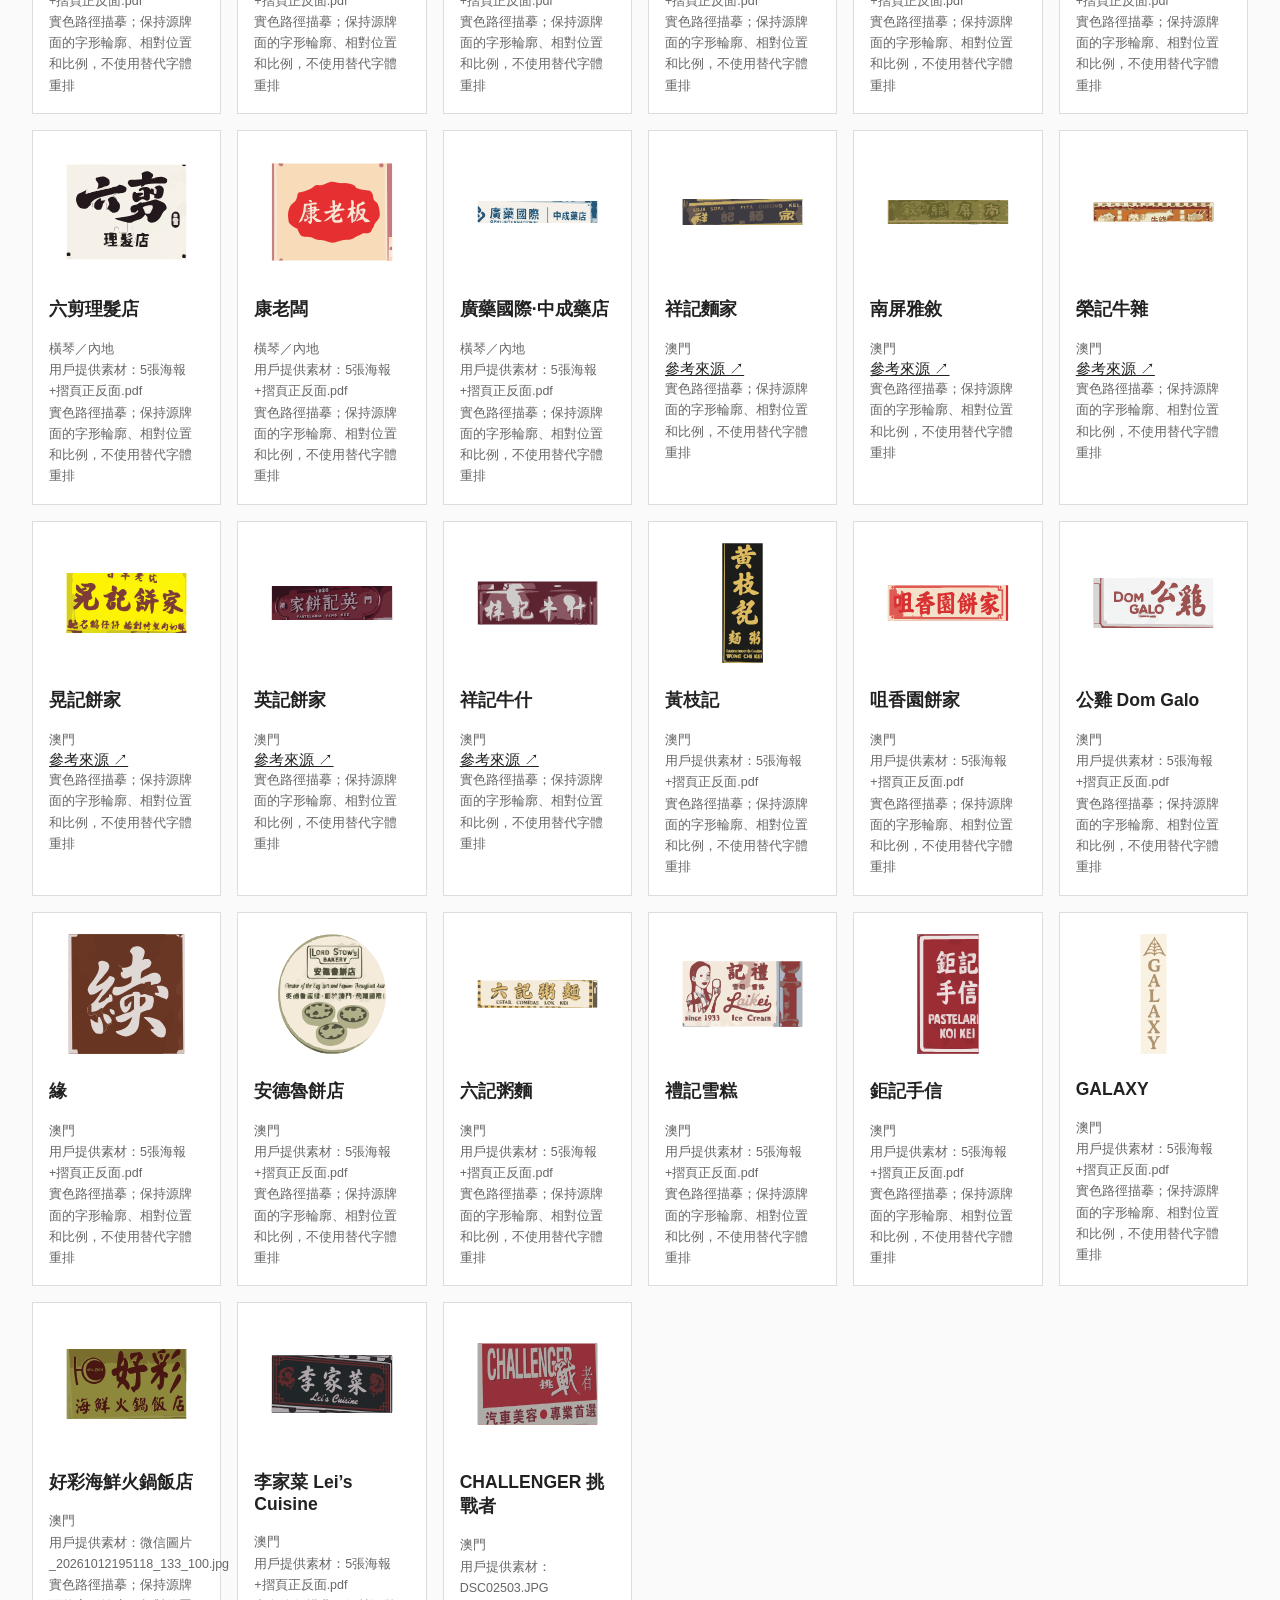
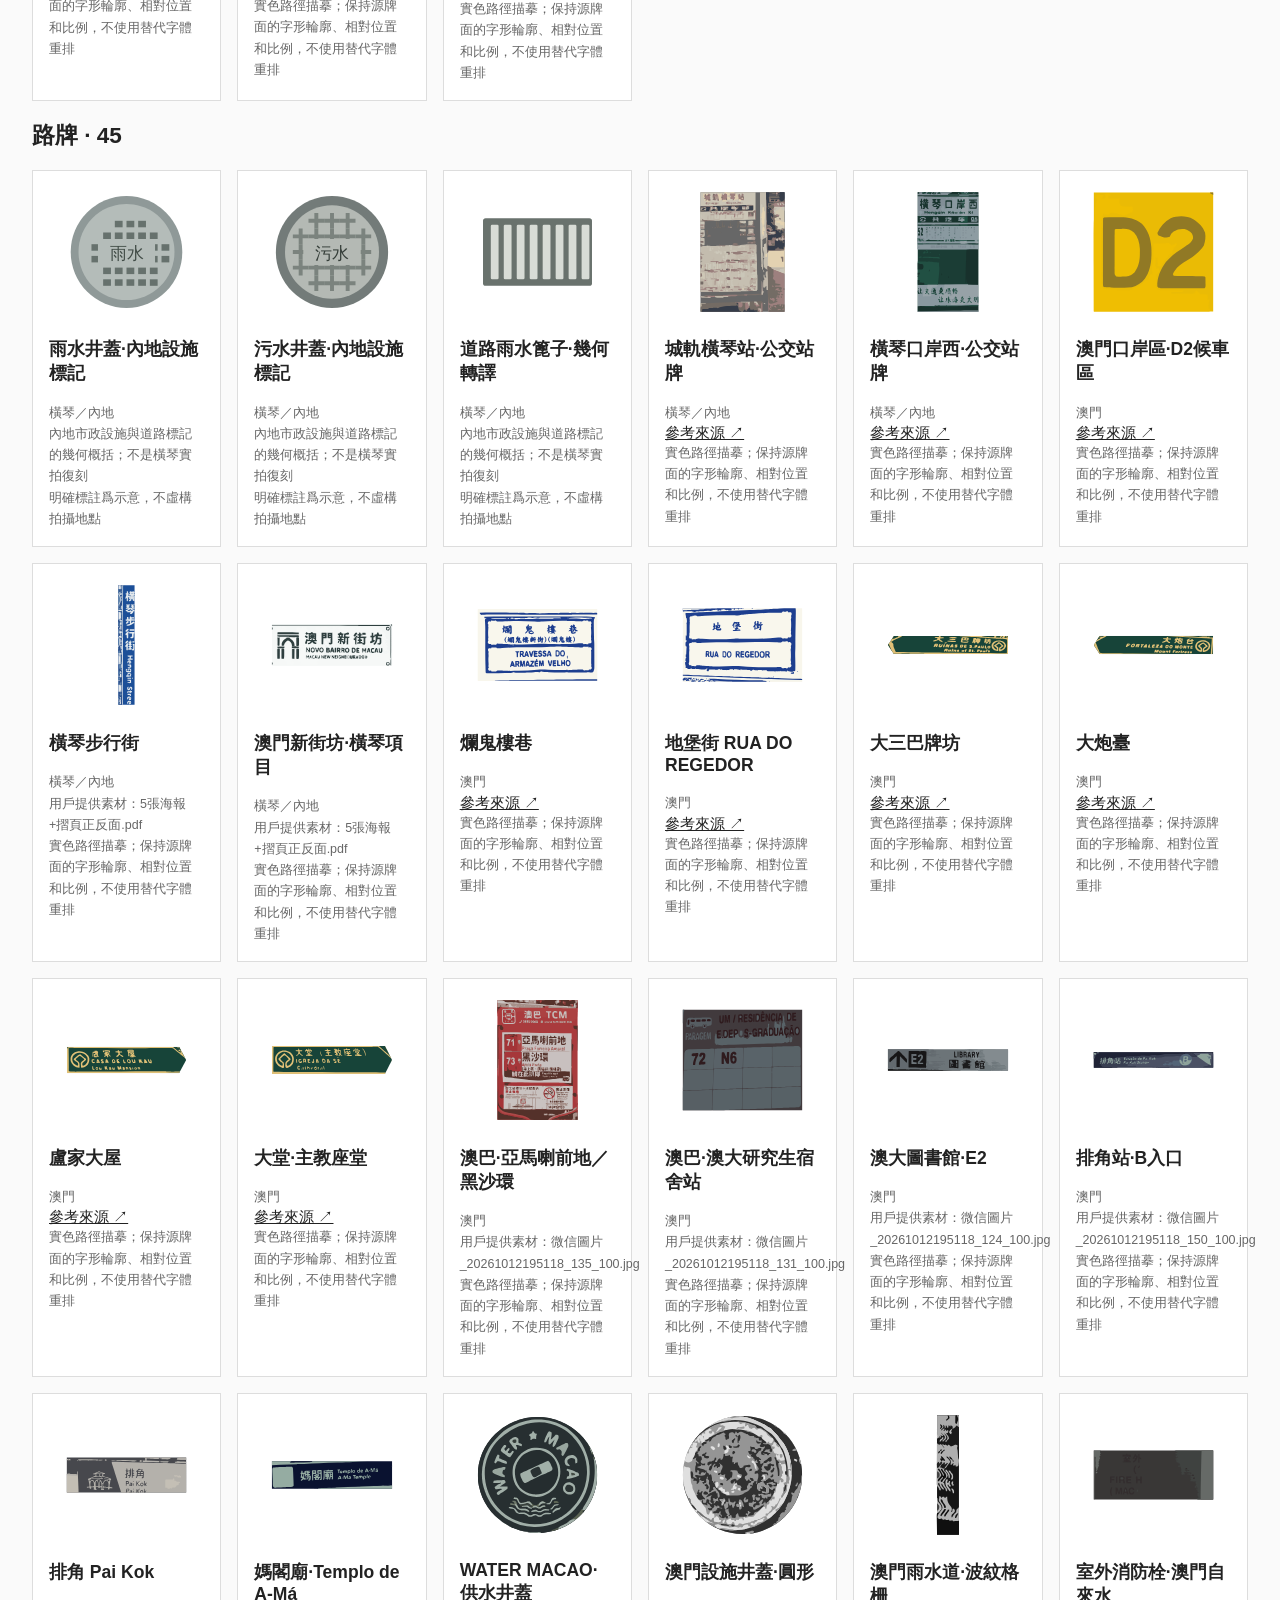
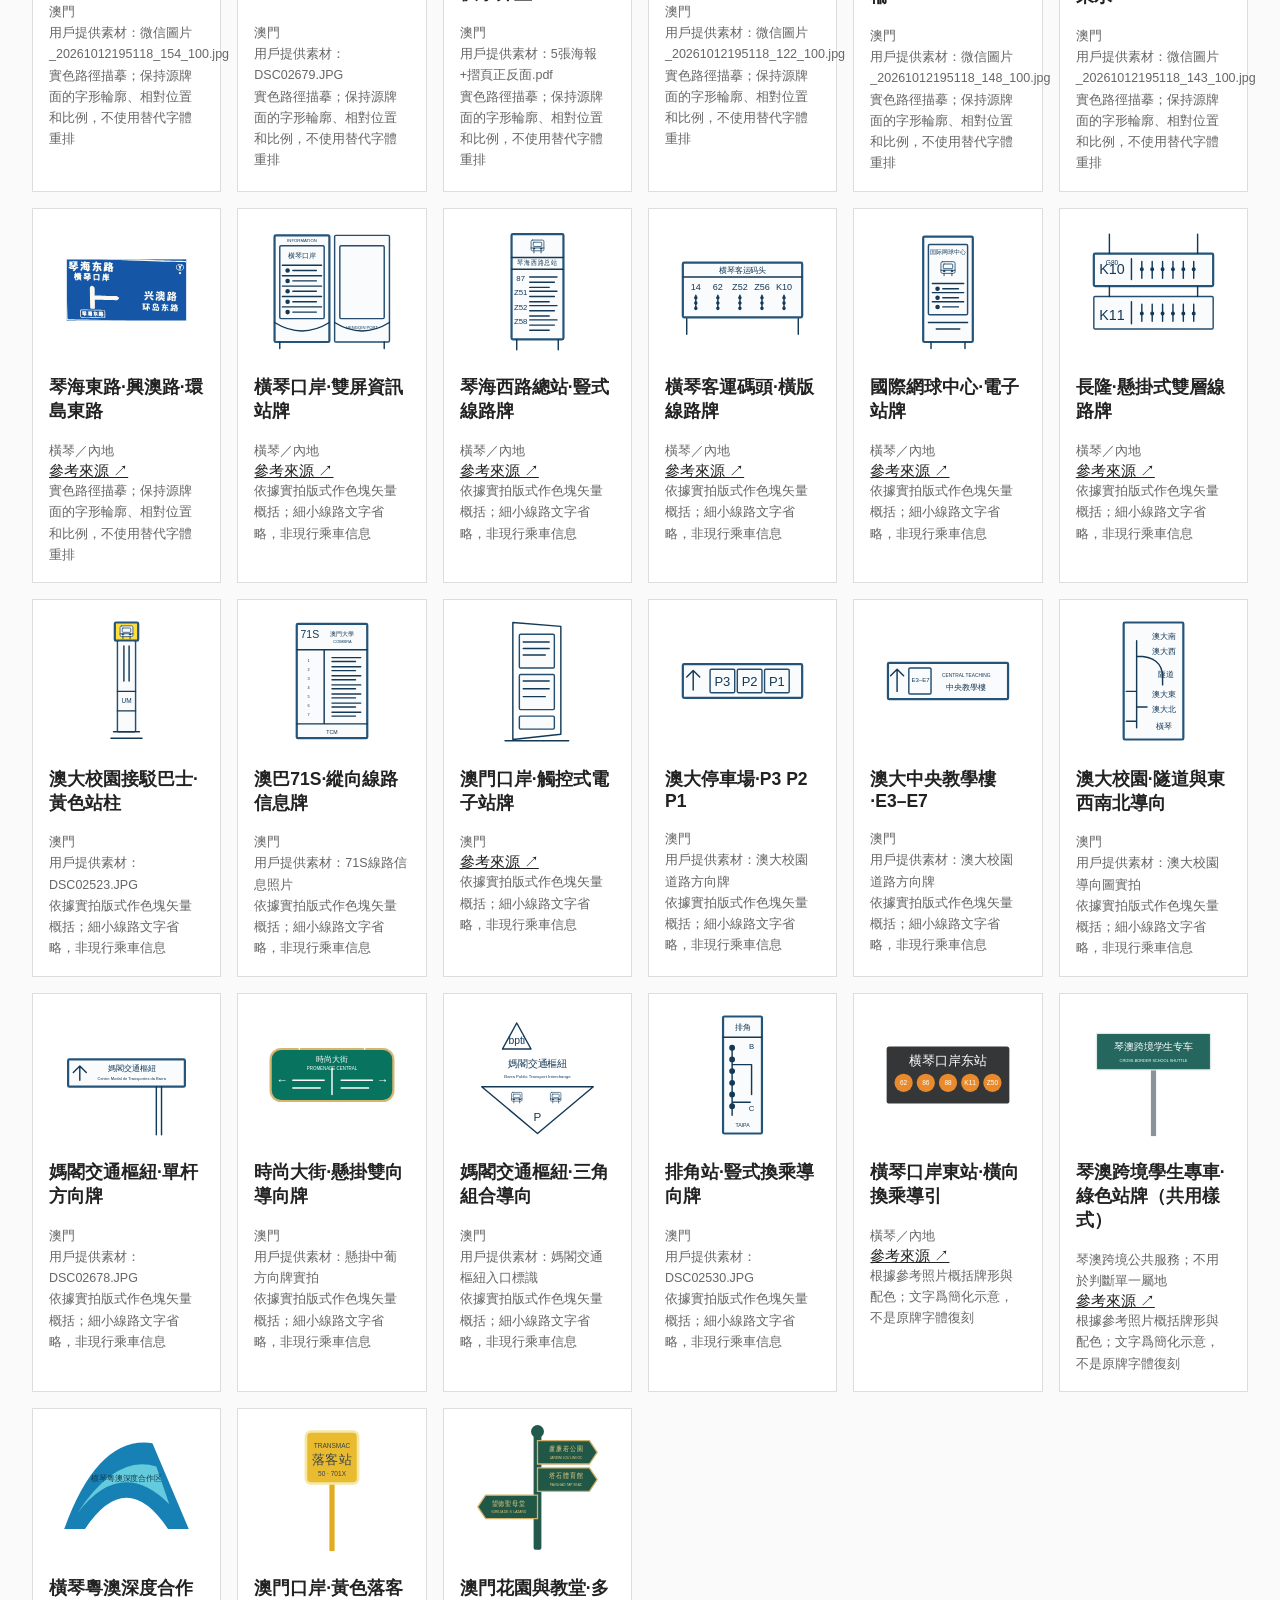
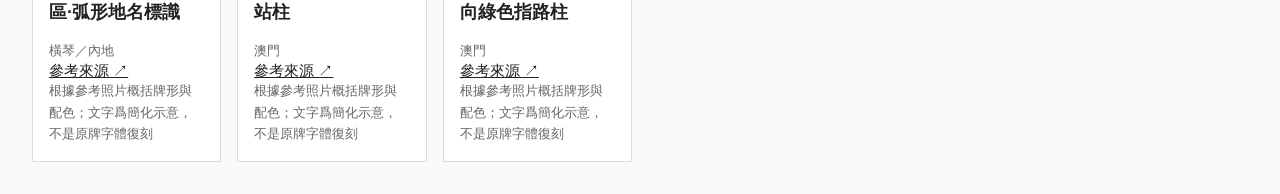
<file: visual/symbiosis-art/materials.html>
<!doctype html><html class="atlas-embed" lang="zh"><meta charset="utf-8"><meta name="viewport" content="width=device-width"><title>交融的圖景 · 素材來源</title><style>body{font:15px Arial,sans-serif;margin:32px;background:#fafafa;color:#222}section{display:grid;grid-template-columns:repeat(auto-fill,minmax(180px,1fr));gap:16px}article{padding:16px;background:white;border:1px solid #ddd}img{width:100%;height:130px}small{display:block;color:#666;line-height:1.7}a{color:inherit}</style><a href="../symbiosis.html">← 返回互動</a><h1>素材與來源</h1><p>指示牌：交通標誌與道路標記。廣告牌：店鋪文字招牌。路牌：地名、導向、公交站牌及城市設施標記。</p><h2>指示牌 · 56</h2><section><article><img loading="lazy" src="../symbiosis-art/solid-signs-v2/traffic-mainland-01.svg?v=78659b111d" alt="左急彎"><h3>左急彎</h3><small>橫琴／內地</small><a href="https://openstd.samr.gov.cn/bzgk/gb/newGbInfo?hcno=15B1FC09EE1AE92F1A9EC97BA3C9E451" target="_blank" rel="noopener">參考來源 ↗</a><small>平面色塊矢量轉譯，保留標誌外形與主要圖文；非施工製圖</small></article><article><img loading="lazy" src="../symbiosis-art/solid-signs-v2/traffic-mainland-02.svg?v=f96c280d8b" alt="右急彎"><h3>右急彎</h3><small>橫琴／內地</small><a href="https://openstd.samr.gov.cn/bzgk/gb/newGbInfo?hcno=15B1FC09EE1AE92F1A9EC97BA3C9E451" target="_blank" rel="noopener">參考來源 ↗</a><small>平面色塊矢量轉譯，保留標誌外形與主要圖文；非施工製圖</small></article><article><img loading="lazy" src="../symbiosis-art/solid-signs-v2/traffic-mainland-03.svg?v=a81275bff7" alt="連續彎路"><h3>連續彎路</h3><small>橫琴／內地</small><a href="https://openstd.samr.gov.cn/bzgk/gb/newGbInfo?hcno=15B1FC09EE1AE92F1A9EC97BA3C9E451" target="_blank" rel="noopener">參考來源 ↗</a><small>平面色塊矢量轉譯，保留標誌外形與主要圖文；非施工製圖</small></article><article><img loading="lazy" src="../symbiosis-art/solid-signs-v2/traffic-mainland-04.svg?v=109d1cd3ee" alt="十字交叉"><h3>十字交叉</h3><small>橫琴／內地</small><a href="https://openstd.samr.gov.cn/bzgk/gb/newGbInfo?hcno=15B1FC09EE1AE92F1A9EC97BA3C9E451" target="_blank" rel="noopener">參考來源 ↗</a><small>平面色塊矢量轉譯，保留標誌外形與主要圖文；非施工製圖</small></article><article><img loading="lazy" src="../symbiosis-art/solid-signs-v2/traffic-mainland-05.svg?v=c488764e21" alt="丁字交叉"><h3>丁字交叉</h3><small>橫琴／內地</small><a href="https://openstd.samr.gov.cn/bzgk/gb/newGbInfo?hcno=15B1FC09EE1AE92F1A9EC97BA3C9E451" target="_blank" rel="noopener">參考來源 ↗</a><small>平面色塊矢量轉譯，保留標誌外形與主要圖文；非施工製圖</small></article><article><img loading="lazy" src="../symbiosis-art/solid-signs-v2/traffic-mainland-06.svg?v=5170e8a717" alt="兩側變窄"><h3>兩側變窄</h3><small>橫琴／內地</small><a href="https://openstd.samr.gov.cn/bzgk/gb/newGbInfo?hcno=15B1FC09EE1AE92F1A9EC97BA3C9E451" target="_blank" rel="noopener">參考來源 ↗</a><small>平面色塊矢量轉譯，保留標誌外形與主要圖文；非施工製圖</small></article><article><img loading="lazy" src="../symbiosis-art/solid-signs-v2/traffic-mainland-07.svg?v=b1d5d8b5d8" alt="施工"><h3>施工</h3><small>橫琴／內地</small><a href="https://openstd.samr.gov.cn/bzgk/gb/newGbInfo?hcno=15B1FC09EE1AE92F1A9EC97BA3C9E451" target="_blank" rel="noopener">參考來源 ↗</a><small>平面色塊矢量轉譯，保留標誌外形與主要圖文；非施工製圖</small></article><article><img loading="lazy" src="../symbiosis-art/solid-signs-v2/traffic-mainland-08.svg?v=4e987da41e" alt="注意兒童"><h3>注意兒童</h3><small>橫琴／內地</small><a href="https://openstd.samr.gov.cn/bzgk/gb/newGbInfo?hcno=15B1FC09EE1AE92F1A9EC97BA3C9E451" target="_blank" rel="noopener">參考來源 ↗</a><small>平面色塊矢量轉譯，保留標誌外形與主要圖文；非施工製圖</small></article><article><img loading="lazy" src="../symbiosis-art/solid-signs-v2/traffic-mainland-09.svg?v=e8ad53761e" alt="注意行人"><h3>注意行人</h3><small>橫琴／內地</small><a href="https://openstd.samr.gov.cn/bzgk/gb/newGbInfo?hcno=15B1FC09EE1AE92F1A9EC97BA3C9E451" target="_blank" rel="noopener">參考來源 ↗</a><small>平面色塊矢量轉譯，保留標誌外形與主要圖文；非施工製圖</small></article><article><img loading="lazy" src="../symbiosis-art/solid-signs-v2/traffic-mainland-10.svg?v=ea162390ae" alt="注意信號燈"><h3>注意信號燈</h3><small>橫琴／內地</small><a href="https://openstd.samr.gov.cn/bzgk/gb/newGbInfo?hcno=15B1FC09EE1AE92F1A9EC97BA3C9E451" target="_blank" rel="noopener">參考來源 ↗</a><small>平面色塊矢量轉譯，保留標誌外形與主要圖文；非施工製圖</small></article><article><img loading="lazy" src="../symbiosis-art/solid-signs-v2/traffic-mainland-11.svg?v=cf2c4b781a" alt="注意落石"><h3>注意落石</h3><small>橫琴／內地</small><a href="https://openstd.samr.gov.cn/bzgk/gb/newGbInfo?hcno=15B1FC09EE1AE92F1A9EC97BA3C9E451" target="_blank" rel="noopener">參考來源 ↗</a><small>平面色塊矢量轉譯，保留標誌外形與主要圖文；非施工製圖</small></article><article><img loading="lazy" src="../symbiosis-art/solid-signs-v2/traffic-mainland-12.svg?v=694588dbf3" alt="易滑"><h3>易滑</h3><small>橫琴／內地</small><a href="https://openstd.samr.gov.cn/bzgk/gb/newGbInfo?hcno=15B1FC09EE1AE92F1A9EC97BA3C9E451" target="_blank" rel="noopener">參考來源 ↗</a><small>平面色塊矢量轉譯，保留標誌外形與主要圖文；非施工製圖</small></article><article><img loading="lazy" src="../symbiosis-art/solid-signs-v2/traffic-mainland-13.svg?v=cd0d91fda1" alt="減速丘"><h3>減速丘</h3><small>橫琴／內地</small><a href="https://openstd.samr.gov.cn/bzgk/gb/newGbInfo?hcno=15B1FC09EE1AE92F1A9EC97BA3C9E451" target="_blank" rel="noopener">參考來源 ↗</a><small>平面色塊矢量轉譯，保留標誌外形與主要圖文；非施工製圖</small></article><article><img loading="lazy" src="../symbiosis-art/solid-signs-v2/traffic-mainland-14.svg?v=8e84587c03" alt="路面不平"><h3>路面不平</h3><small>橫琴／內地</small><a href="https://openstd.samr.gov.cn/bzgk/gb/newGbInfo?hcno=15B1FC09EE1AE92F1A9EC97BA3C9E451" target="_blank" rel="noopener">參考來源 ↗</a><small>平面色塊矢量轉譯，保留標誌外形與主要圖文；非施工製圖</small></article><article><img loading="lazy" src="../symbiosis-art/solid-signs-v2/traffic-mainland-15.svg?v=82e792e742" alt="陡坡"><h3>陡坡</h3><small>橫琴／內地</small><a href="https://openstd.samr.gov.cn/bzgk/gb/newGbInfo?hcno=15B1FC09EE1AE92F1A9EC97BA3C9E451" target="_blank" rel="noopener">參考來源 ↗</a><small>平面色塊矢量轉譯，保留標誌外形與主要圖文；非施工製圖</small></article><article><img loading="lazy" src="../symbiosis-art/solid-signs-v2/traffic-mainland-16.svg?v=4736527404" alt="鐵路道口"><h3>鐵路道口</h3><small>橫琴／內地</small><a href="https://openstd.samr.gov.cn/bzgk/gb/newGbInfo?hcno=15B1FC09EE1AE92F1A9EC97BA3C9E451" target="_blank" rel="noopener">參考來源 ↗</a><small>平面色塊矢量轉譯，保留標誌外形與主要圖文；非施工製圖</small></article><article><img loading="lazy" src="../symbiosis-art/solid-signs-v2/traffic-mainland-17.svg?v=7d279c63cc" alt="注意積水"><h3>注意積水</h3><small>橫琴／內地</small><a href="https://openstd.samr.gov.cn/bzgk/gb/newGbInfo?hcno=15B1FC09EE1AE92F1A9EC97BA3C9E451" target="_blank" rel="noopener">參考來源 ↗</a><small>平面色塊矢量轉譯，保留標誌外形與主要圖文；非施工製圖</small></article><article><img loading="lazy" src="../symbiosis-art/solid-signs-v2/traffic-mainland-18.svg?v=89b604bbc5" alt="停車讓行"><h3>停車讓行</h3><small>橫琴／內地</small><a href="https://openstd.samr.gov.cn/bzgk/gb/newGbInfo?hcno=15B1FC09EE1AE92F1A9EC97BA3C9E451" target="_blank" rel="noopener">參考來源 ↗</a><small>平面色塊矢量轉譯，保留標誌外形與主要圖文；非施工製圖</small></article><article><img loading="lazy" src="../symbiosis-art/solid-signs-v2/traffic-mainland-19.svg?v=fe3d996596" alt="減速讓行"><h3>減速讓行</h3><small>橫琴／內地</small><a href="https://openstd.samr.gov.cn/bzgk/gb/newGbInfo?hcno=15B1FC09EE1AE92F1A9EC97BA3C9E451" target="_blank" rel="noopener">參考來源 ↗</a><small>平面色塊矢量轉譯，保留標誌外形與主要圖文；非施工製圖</small></article><article><img loading="lazy" src="../symbiosis-art/solid-signs-v2/traffic-mainland-20.svg?v=272f902e2b" alt="禁止駛入"><h3>禁止駛入</h3><small>橫琴／內地</small><a href="https://openstd.samr.gov.cn/bzgk/gb/newGbInfo?hcno=15B1FC09EE1AE92F1A9EC97BA3C9E451" target="_blank" rel="noopener">參考來源 ↗</a><small>平面色塊矢量轉譯，保留標誌外形與主要圖文；非施工製圖</small></article><article><img loading="lazy" src="../symbiosis-art/solid-signs-v2/traffic-mainland-21.svg?v=cd481203ce" alt="禁止機動車"><h3>禁止機動車</h3><small>橫琴／內地</small><a href="https://openstd.samr.gov.cn/bzgk/gb/newGbInfo?hcno=15B1FC09EE1AE92F1A9EC97BA3C9E451" target="_blank" rel="noopener">參考來源 ↗</a><small>平面色塊矢量轉譯，保留標誌外形與主要圖文；非施工製圖</small></article><article><img loading="lazy" src="../symbiosis-art/solid-signs-v2/traffic-mainland-22.svg?v=50ae5f08fb" alt="禁止自行車"><h3>禁止自行車</h3><small>橫琴／內地</small><a href="https://openstd.samr.gov.cn/bzgk/gb/newGbInfo?hcno=15B1FC09EE1AE92F1A9EC97BA3C9E451" target="_blank" rel="noopener">參考來源 ↗</a><small>平面色塊矢量轉譯，保留標誌外形與主要圖文；非施工製圖</small></article><article><img loading="lazy" src="../symbiosis-art/solid-signs-v2/traffic-mainland-23.svg?v=29d5ef90a1" alt="禁止貨車"><h3>禁止貨車</h3><small>橫琴／內地</small><a href="https://openstd.samr.gov.cn/bzgk/gb/newGbInfo?hcno=15B1FC09EE1AE92F1A9EC97BA3C9E451" target="_blank" rel="noopener">參考來源 ↗</a><small>平面色塊矢量轉譯，保留標誌外形與主要圖文；非施工製圖</small></article><article><img loading="lazy" src="../symbiosis-art/solid-signs-v2/traffic-mainland-24.svg?v=bcfa3199fe" alt="禁止鳴笛"><h3>禁止鳴笛</h3><small>橫琴／內地</small><a href="https://openstd.samr.gov.cn/bzgk/gb/newGbInfo?hcno=15B1FC09EE1AE92F1A9EC97BA3C9E451" target="_blank" rel="noopener">參考來源 ↗</a><small>平面色塊矢量轉譯，保留標誌外形與主要圖文；非施工製圖</small></article><article><img loading="lazy" src="../symbiosis-art/solid-signs-v2/traffic-mainland-25.svg?v=fd464dabc0" alt="限速50"><h3>限速50</h3><small>橫琴／內地</small><a href="https://openstd.samr.gov.cn/bzgk/gb/newGbInfo?hcno=15B1FC09EE1AE92F1A9EC97BA3C9E451" target="_blank" rel="noopener">參考來源 ↗</a><small>平面色塊矢量轉譯，保留標誌外形與主要圖文；非施工製圖</small></article><article><img loading="lazy" src="../symbiosis-art/solid-signs-v2/traffic-mainland-26.svg?v=98607c9f1b" alt="限制寬度2m"><h3>限制寬度2m</h3><small>橫琴／內地</small><a href="https://openstd.samr.gov.cn/bzgk/gb/newGbInfo?hcno=15B1FC09EE1AE92F1A9EC97BA3C9E451" target="_blank" rel="noopener">參考來源 ↗</a><small>平面色塊矢量轉譯，保留標誌外形與主要圖文；非施工製圖</small></article><article><img loading="lazy" src="../symbiosis-art/solid-signs-v2/traffic-mainland-27.svg?v=f3fc1ce81b" alt="限制高度3.5m"><h3>限制高度3.5m</h3><small>橫琴／內地</small><a href="https://openstd.samr.gov.cn/bzgk/gb/newGbInfo?hcno=15B1FC09EE1AE92F1A9EC97BA3C9E451" target="_blank" rel="noopener">參考來源 ↗</a><small>平面色塊矢量轉譯，保留標誌外形與主要圖文；非施工製圖</small></article><article><img loading="lazy" src="../symbiosis-art/solid-signs-v2/traffic-mainland-28.svg?v=9e1dadd002" alt="限制質量10t"><h3>限制質量10t</h3><small>橫琴／內地</small><a href="https://openstd.samr.gov.cn/bzgk/gb/newGbInfo?hcno=15B1FC09EE1AE92F1A9EC97BA3C9E451" target="_blank" rel="noopener">參考來源 ↗</a><small>平面色塊矢量轉譯，保留標誌外形與主要圖文；非施工製圖</small></article><article><img loading="lazy" src="../symbiosis-art/solid-signs-v2/traffic-mainland-29.svg?v=cc79e77f9e" alt="直行"><h3>直行</h3><small>橫琴／內地</small><a href="https://openstd.samr.gov.cn/bzgk/gb/newGbInfo?hcno=15B1FC09EE1AE92F1A9EC97BA3C9E451" target="_blank" rel="noopener">參考來源 ↗</a><small>平面色塊矢量轉譯，保留標誌外形與主要圖文；非施工製圖</small></article><article><img loading="lazy" src="../symbiosis-art/solid-signs-v2/traffic-mainland-30.svg?v=5749028cfc" alt="環島行駛"><h3>環島行駛</h3><small>橫琴／內地</small><a href="https://openstd.samr.gov.cn/bzgk/gb/newGbInfo?hcno=15B1FC09EE1AE92F1A9EC97BA3C9E451" target="_blank" rel="noopener">參考來源 ↗</a><small>平面色塊矢量轉譯，保留標誌外形與主要圖文；非施工製圖</small></article><article><img loading="lazy" src="../symbiosis-art/solid-signs-v2/traffic-macao-01.svg?v=edd4907e04" alt="工程"><h3>工程</h3><small>澳門</small><a href="https://www.dsat.gov.mo/pdf/TrafficSignalHandBook_tc.pdf" target="_blank" rel="noopener">參考來源 ↗</a><small>平面色塊矢量轉譯，保留標誌外形與主要圖文；非施工製圖</small></article><article><img loading="lazy" src="../symbiosis-art/solid-signs-v2/traffic-macao-02.svg?v=2b626010fb" alt="側風"><h3>側風</h3><small>澳門</small><a href="https://www.dsat.gov.mo/pdf/TrafficSignalHandBook_tc.pdf" target="_blank" rel="noopener">參考來源 ↗</a><small>平面色塊矢量轉譯，保留標誌外形與主要圖文；非施工製圖</small></article><article><img loading="lazy" src="../symbiosis-art/solid-signs-v2/traffic-macao-03.svg?v=791ae44b63" alt="隧道"><h3>隧道</h3><small>澳門</small><a href="https://www.dsat.gov.mo/pdf/TrafficSignalHandBook_tc.pdf" target="_blank" rel="noopener">參考來源 ↗</a><small>平面色塊矢量轉譯，保留標誌外形與主要圖文；非施工製圖</small></article><article><img loading="lazy" src="../symbiosis-art/solid-signs-v2/traffic-macao-04.svg?v=aa6f431927" alt="陡坡"><h3>陡坡</h3><small>澳門</small><a href="https://www.dsat.gov.mo/pdf/TrafficSignalHandBook_tc.pdf" target="_blank" rel="noopener">參考來源 ↗</a><small>平面色塊矢量轉譯，保留標誌外形與主要圖文；非施工製圖</small></article><article><img loading="lazy" src="../symbiosis-art/solid-signs-v2/traffic-macao-05.svg?v=cb91da4e1b" alt="路面收窄"><h3>路面收窄</h3><small>澳門</small><a href="https://www.dsat.gov.mo/pdf/TrafficSignalHandBook_tc.pdf" target="_blank" rel="noopener">參考來源 ↗</a><small>平面色塊矢量轉譯，保留標誌外形與主要圖文；非施工製圖</small></article><article><img loading="lazy" src="../symbiosis-art/solid-signs-v2/traffic-macao-06.svg?v=e8662ca701" alt="注意兒童"><h3>注意兒童</h3><small>澳門</small><a href="https://www.dsat.gov.mo/pdf/TrafficSignalHandBook_tc.pdf" target="_blank" rel="noopener">參考來源 ↗</a><small>平面色塊矢量轉譯，保留標誌外形與主要圖文；非施工製圖</small></article><article><img loading="lazy" src="../symbiosis-art/solid-signs-v2/traffic-macao-07.svg?v=a6c5296c65" alt="行人"><h3>行人</h3><small>澳門</small><a href="https://www.dsat.gov.mo/pdf/TrafficSignalHandBook_tc.pdf" target="_blank" rel="noopener">參考來源 ↗</a><small>平面色塊矢量轉譯，保留標誌外形與主要圖文；非施工製圖</small></article><article><img loading="lazy" src="../symbiosis-art/solid-signs-v2/traffic-macao-08.svg?v=fd464dabc0" alt="最高時速50"><h3>最高時速50</h3><small>澳門</small><a href="https://www.dsat.gov.mo/pdf/TrafficSignalHandBook_tc.pdf" target="_blank" rel="noopener">參考來源 ↗</a><small>平面色塊矢量轉譯，保留標誌外形與主要圖文；非施工製圖</small></article><article><img loading="lazy" src="../symbiosis-art/solid-signs-v2/traffic-macao-09.svg?v=a2eef58b05" alt="停車 STOP"><h3>停車 STOP</h3><small>澳門</small><a href="https://www.dsat.gov.mo/pdf/TrafficSignalHandBook_tc.pdf" target="_blank" rel="noopener">參考來源 ↗</a><small>平面色塊矢量轉譯，保留標誌外形與主要圖文；非施工製圖</small></article><article><img loading="lazy" src="../symbiosis-art/solid-signs-v2/traffic-macao-10.svg?v=ea3c54a8c0" alt="讓先"><h3>讓先</h3><small>澳門</small><a href="https://www.dsat.gov.mo/pdf/TrafficSignalHandBook_tc.pdf" target="_blank" rel="noopener">參考來源 ↗</a><small>平面色塊矢量轉譯，保留標誌外形與主要圖文；非施工製圖</small></article><article><img loading="lazy" src="../symbiosis-art/solid-signs-v2/traffic-macao-11.svg?v=272f902e2b" alt="不準駛入"><h3>不準駛入</h3><small>澳門</small><a href="https://www.dsat.gov.mo/pdf/TrafficSignalHandBook_tc.pdf" target="_blank" rel="noopener">參考來源 ↗</a><small>平面色塊矢量轉譯，保留標誌外形與主要圖文；非施工製圖</small></article><article><img loading="lazy" src="../symbiosis-art/solid-signs-v2/traffic-macao-12.svg?v=66b8c340db" alt="不準泊車"><h3>不準泊車</h3><small>澳門</small><a href="https://www.dsat.gov.mo/pdf/TrafficSignalHandBook_tc.pdf" target="_blank" rel="noopener">參考來源 ↗</a><small>平面色塊矢量轉譯，保留標誌外形與主要圖文；非施工製圖</small></article><article><img loading="lazy" src="../symbiosis-art/solid-signs-v2/traffic-macao-13.svg?v=1d8f1f4d2e" alt="不準停車"><h3>不準停車</h3><small>澳門</small><a href="https://www.dsat.gov.mo/pdf/TrafficSignalHandBook_tc.pdf" target="_blank" rel="noopener">參考來源 ↗</a><small>平面色塊矢量轉譯，保留標誌外形與主要圖文；非施工製圖</small></article><article><img loading="lazy" src="../symbiosis-art/solid-signs-v2/traffic-macao-14.svg?v=423694350f" alt="自行車"><h3>自行車</h3><small>澳門</small><a href="https://www.dsat.gov.mo/pdf/TrafficSignalHandBook_tc.pdf" target="_blank" rel="noopener">參考來源 ↗</a><small>平面色塊矢量轉譯，保留標誌外形與主要圖文；非施工製圖</small></article><article><img loading="lazy" src="../symbiosis-art/solid-signs-v2/traffic-macao-15.svg?v=45837ec61a" alt="左轉"><h3>左轉</h3><small>澳門</small><a href="https://www.dsat.gov.mo/pdf/TrafficSignalHandBook_tc.pdf" target="_blank" rel="noopener">參考來源 ↗</a><small>平面色塊矢量轉譯，保留標誌外形與主要圖文；非施工製圖</small></article><article><img loading="lazy" src="../symbiosis-art/solid-signs-v2/traffic-macao-16.svg?v=d0fe9d3819" alt="右轉"><h3>右轉</h3><small>澳門</small><a href="https://www.dsat.gov.mo/pdf/TrafficSignalHandBook_tc.pdf" target="_blank" rel="noopener">參考來源 ↗</a><small>平面色塊矢量轉譯，保留標誌外形與主要圖文；非施工製圖</small></article><article><img loading="lazy" src="../symbiosis-art/solid-signs-v2/traffic-macao-17.svg?v=8ded96acdf" alt="掉頭"><h3>掉頭</h3><small>澳門</small><a href="https://www.dsat.gov.mo/pdf/TrafficSignalHandBook_tc.pdf" target="_blank" rel="noopener">參考來源 ↗</a><small>平面色塊矢量轉譯，保留標誌外形與主要圖文；非施工製圖</small></article><article><img loading="lazy" src="../symbiosis-art/solid-signs-v2/traffic-macao-18.svg?v=cc79e77f9e" alt="直行"><h3>直行</h3><small>澳門</small><a href="https://www.dsat.gov.mo/pdf/TrafficSignalHandBook_tc.pdf" target="_blank" rel="noopener">參考來源 ↗</a><small>平面色塊矢量轉譯，保留標誌外形與主要圖文；非施工製圖</small></article><article><img loading="lazy" src="../symbiosis-art/solid-signs-v2/traffic-macao-19.svg?v=50a0514376" alt="直行或左轉"><h3>直行或左轉</h3><small>澳門</small><a href="https://www.dsat.gov.mo/pdf/TrafficSignalHandBook_tc.pdf" target="_blank" rel="noopener">參考來源 ↗</a><small>平面色塊矢量轉譯，保留標誌外形與主要圖文；非施工製圖</small></article><article><img loading="lazy" src="../symbiosis-art/solid-signs-v2/traffic-macao-20.svg?v=1b9edfb329" alt="無出口道路"><h3>無出口道路</h3><small>澳門</small><a href="https://www.dsat.gov.mo/pdf/TrafficSignalHandBook_tc.pdf" target="_blank" rel="noopener">參考來源 ↗</a><small>平面色塊矢量轉譯，保留標誌外形與主要圖文；非施工製圖</small></article><article><img loading="lazy" src="../symbiosis-art/solid-signs-v2/traffic-macao-22.svg?v=adfa77ca0a" alt="許可泊車"><h3>許可泊車</h3><small>澳門</small><a href="https://www.dsat.gov.mo/pdf/TrafficSignalHandBook_tc.pdf" target="_blank" rel="noopener">參考來源 ↗</a><small>平面色塊矢量轉譯，保留標誌外形與主要圖文；非施工製圖</small></article><article><img loading="lazy" src="../symbiosis-art/solid-signs-v2/traffic-macao-25.svg?v=5b03c95bd8" alt="無障礙"><h3>無障礙</h3><small>澳門</small><a href="https://www.dsat.gov.mo/pdf/TrafficSignalHandBook_tc.pdf" target="_blank" rel="noopener">參考來源 ↗</a><small>平面色塊矢量轉譯，保留標誌外形與主要圖文；非施工製圖</small></article><article><img loading="lazy" src="../symbiosis-art/solid-signs-v2/traffic-macao-26.svg?v=0b79339d43" alt="行人與自行車"><h3>行人與自行車</h3><small>澳門</small><a href="https://www.dsat.gov.mo/pdf/TrafficSignalHandBook_tc.pdf" target="_blank" rel="noopener">參考來源 ↗</a><small>平面色塊矢量轉譯，保留標誌外形與主要圖文；非施工製圖</small></article><article><img loading="lazy" src="../symbiosis-art/solid-signs-v2/traffic-macao-28.svg?v=dbe9af397c" alt="大型客車停泊"><h3>大型客車停泊</h3><small>澳門</small><a href="https://www.dsat.gov.mo/pdf/TrafficSignalHandBook_tc.pdf" target="_blank" rel="noopener">參考來源 ↗</a><small>平面色塊矢量轉譯，保留標誌外形與主要圖文；非施工製圖</small></article><article><img loading="lazy" src="../symbiosis-art/solid-signs-v2/traffic-macao-29.svg?v=e74f187a68" alt="電動車充電"><h3>電動車充電</h3><small>澳門</small><a href="https://www.dsat.gov.mo/pdf/TrafficSignalHandBook_tc.pdf" target="_blank" rel="noopener">參考來源 ↗</a><small>平面色塊矢量轉譯，保留標誌外形與主要圖文；非施工製圖</small></article><article><img loading="lazy" src="../symbiosis-art/solid-signs-v2/facility-mainland-58.svg?v=7f26a4d35e" alt="路面直行箭頭"><h3>路面直行箭頭</h3><small>橫琴／內地</small><small>內地市政設施與道路標記的幾何概括；不是橫琴實拍復刻</small><small>明確標註爲示意，不虛構拍攝地點</small></article></section><h2>廣告牌 · 39</h2><section><article><img loading="lazy" src="../symbiosis-art/solid-signs-v2/hq-zhao.svg?v=d21a572dcf" alt="趙記傳承·橫琴勵駿龐都"><h3>趙記傳承·橫琴勵駿龐都</h3><small>橫琴／內地</small><a href="https://www.openrice.com.cn/zh/zhuhai/r-趙記傳承-橫琴-港式-甜品-糖水-r8222912" target="_blank" rel="noopener">參考來源 ↗</a><small>實色路徑描摹；保持源牌面的字形輪廓、相對位置和比例，不使用替代字體重排</small></article><article><img loading="lazy" src="../symbiosis-art/solid-signs-v2/hq-yukee.svg?v=64c5a6ea40" alt="漁記茶餐廳·橫琴中央匯"><h3>漁記茶餐廳·橫琴中央匯</h3><small>橫琴／內地</small><a href="https://www.openrice.com.cn/zh/zhuhai/r-漁記茶餐廳-橫琴-港式-r8222309" target="_blank" rel="noopener">參考來源 ↗</a><small>實色路徑描摹；保持源牌面的字形輪廓、相對位置和比例，不使用替代字體重排</small></article><article><img loading="lazy" src="../symbiosis-art/solid-signs-v2/hq-wa.svg?v=2538216595" alt="蛙小俠·橫琴華髮商都"><h3>蛙小俠·橫琴華髮商都</h3><small>橫琴／內地</small><a href="https://www.openrice.com.cn/zh/zhuhai/r-蛙小俠-橫琴-湘菜-湖南-r9565239" target="_blank" rel="noopener">參考來源 ↗</a><small>實色路徑描摹；保持源牌面的字形輪廓、相對位置和比例，不使用替代字體重排</small></article><article><img loading="lazy" src="../symbiosis-art/solid-signs-v2/hq-run.svg?v=444eb64af0" alt="潤鼎四季·橫琴華髮商都"><h3>潤鼎四季·橫琴華髮商都</h3><small>橫琴／內地</small><a href="https://www.openrice.com.cn/zh/zhuhai/r-潤鼎四季椰子雞-橫琴-粵菜-廣東-火鍋-r9565089" target="_blank" rel="noopener">參考來源 ↗</a><small>實色路徑描摹；保持源牌面的字形輪廓、相對位置和比例，不使用替代字體重排</small></article><article><img loading="lazy" src="../symbiosis-art/solid-signs-v2/hq-jiahao.svg?v=70545bd786" alt="新佳濠·橫琴生蠔火鍋"><h3>新佳濠·橫琴生蠔火鍋</h3><small>橫琴／內地</small><a href="https://www.openrice.com.cn/zh/zhuhai/r-新佳濠橫琴生蠔火鍋-橫琴-粵菜-廣東-火鍋-r8221865" target="_blank" rel="noopener">參考來源 ↗</a><small>實色路徑描摹；保持源牌面的字形輪廓、相對位置和比例，不使用替代字體重排</small></article><article><img loading="lazy" src="../symbiosis-art/solid-signs-v2/hq-lin.svg?v=6e65f855f2" alt="鄰姐·橫琴華髮商都"><h3>鄰姐·橫琴華髮商都</h3><small>橫琴／內地</small><a href="https://www.openrice.com.cn/zh/zhuhai/r-鄰姐珠海生蠔雞火鍋-橫琴-粵菜-廣東-火鍋-r9654089/photos" target="_blank" rel="noopener">參考來源 ↗</a><small>實色路徑描摹；保持源牌面的字形輪廓、相對位置和比例，不使用替代字體重排</small></article><article><img loading="lazy" src="../symbiosis-art/solid-signs-v2/hq-niu.svg?v=4f1ad70d90" alt="愛尚牛鼎記·橫琴中央匯"><h3>愛尚牛鼎記·橫琴中央匯</h3><small>橫琴／內地</small><a href="https://www.openrice.com.cn/zh/zhuhai/r-愛尚牛鼎記潮汕牛肉火鍋-橫琴-粵菜-廣東-火鍋-r8220884" target="_blank" rel="noopener">參考來源 ↗</a><small>實色路徑描摹；保持源牌面的字形輪廓、相對位置和比例，不使用替代字體重排</small></article><article><img loading="lazy" src="../symbiosis-art/solid-signs-v2/hq-you.svg?v=c9e42cda40" alt="悠花薈廚·橫琴華髮商都"><h3>悠花薈廚·橫琴華髮商都</h3><small>橫琴／內地</small><a href="https://www.hengqin.gov.cn/macao_zh_hans/hzqgl/dtyw/dtxx/content/post_3736965.html" target="_blank" rel="noopener">參考來源 ↗</a><small>實色路徑描摹；保持源牌面的字形輪廓、相對位置和比例，不使用替代字體重排</small></article><article><img loading="lazy" src="../symbiosis-art/solid-signs-v2/hq-coffee.svg?v=66f86bb43c" alt="Blight·橫琴華髮商都"><h3>Blight·橫琴華髮商都</h3><small>橫琴／內地</small><a href="https://www.hengqin.gov.cn/macao_zh_hans/hzqgl/dtyw/dtxx/content/post_3736965.html" target="_blank" rel="noopener">參考來源 ↗</a><small>實色路徑描摹；保持源牌面的字形輪廓、相對位置和比例，不使用替代字體重排</small></article><article><img loading="lazy" src="../symbiosis-art/solid-signs-v2/hq-cycle.svg?v=05477bbef9" alt="佰客屋·橫琴華髮商都"><h3>佰客屋·橫琴華髮商都</h3><small>橫琴／內地</small><a href="https://www.hengqin.gov.cn/macao_zh_hans/hzqgl/dtyw/dtxx/content/post_3736965.html" target="_blank" rel="noopener">參考來源 ↗</a><small>實色路徑描摹；保持源牌面的字形輪廓、相對位置和比例，不使用替代字體重排</small></article><article><img loading="lazy" src="../symbiosis-art/solid-signs-v2/hq-hao.svg?v=a0eca09897" alt="橫琴蠔火鍋·橫琴中央匯"><h3>橫琴蠔火鍋·橫琴中央匯</h3><small>橫琴／內地</small><a href="https://you.ctrip.com/travels/zhuhai27/3970290.html" target="_blank" rel="noopener">參考來源 ↗</a><small>實色路徑描摹；保持源牌面的字形輪廓、相對位置和比例，不使用替代字體重排</small></article><article><img loading="lazy" src="../symbiosis-art/solid-signs-v2/hq-rong.svg?v=654026b9a6" alt="榮記大排檔·橫琴長隆店"><h3>榮記大排檔·橫琴長隆店</h3><small>橫琴／內地</small><a href="https://hk.trip.com/moments/detail/zhuhai-27-139803414/" target="_blank" rel="noopener">參考來源 ↗</a><small>實色路徑描摹；保持源牌面的字形輪廓、相對位置和比例，不使用替代字體重排</small></article><article><img loading="lazy" src="../symbiosis-art/solid-signs-v2/hq-mall.svg?v=a8ada6c5bf" alt="華髮商都"><h3>華髮商都</h3><small>橫琴／內地</small><small>用戶提供素材：5張海報+摺頁正反面.pdf</small><small>實色路徑描摹；保持源牌面的字形輪廓、相對位置和比例，不使用替代字體重排</small></article><article><img loading="lazy" src="../symbiosis-art/solid-signs-v2/hq-go.svg?v=92e9831427" alt="橫琴購"><h3>橫琴購</h3><small>橫琴／內地</small><small>用戶提供素材：5張海報+摺頁正反面.pdf</small><small>實色路徑描摹；保持源牌面的字形輪廓、相對位置和比例，不使用替代字體重排</small></article><article><img loading="lazy" src="../symbiosis-art/solid-signs-v2/hq-qinming.svg?v=fb6635a8f7" alt="琴鳴廣場"><h3>琴鳴廣場</h3><small>橫琴／內地</small><small>用戶提供素材：5張海報+摺頁正反面.pdf</small><small>實色路徑描摹；保持源牌面的字形輪廓、相對位置和比例，不使用替代字體重排</small></article><article><img loading="lazy" src="../symbiosis-art/solid-signs-v2/hq-peach.svg?v=efa94217de" alt="桃園手信"><h3>桃園手信</h3><small>橫琴／內地</small><small>用戶提供素材：5張海報+摺頁正反面.pdf</small><small>實色路徑描摹；保持源牌面的字形輪廓、相對位置和比例，不使用替代字體重排</small></article><article><img loading="lazy" src="../symbiosis-art/solid-signs-v2/hq-novotown.svg?v=507ba850b3" alt="創新方"><h3>創新方</h3><small>橫琴／內地</small><small>用戶提供素材：5張海報+摺頁正反面.pdf</small><small>實色路徑描摹；保持源牌面的字形輪廓、相對位置和比例，不使用替代字體重排</small></article><article><img loading="lazy" src="../symbiosis-art/solid-signs-v2/hq-lionsgate.svg?v=0624dd23f7" alt="獅門娛樂天地"><h3>獅門娛樂天地</h3><small>橫琴／內地</small><small>用戶提供素材：5張海報+摺頁正反面.pdf</small><small>實色路徑描摹；保持源牌面的字形輪廓、相對位置和比例，不使用替代字體重排</small></article><article><img loading="lazy" src="../symbiosis-art/solid-signs-v2/hq-six.svg?v=6ba9e69949" alt="六剪理髮店"><h3>六剪理髮店</h3><small>橫琴／內地</small><small>用戶提供素材：5張海報+摺頁正反面.pdf</small><small>實色路徑描摹；保持源牌面的字形輪廓、相對位置和比例，不使用替代字體重排</small></article><article><img loading="lazy" src="../symbiosis-art/solid-signs-v2/hq-kang.svg?v=160bab3f87" alt="康老闆"><h3>康老闆</h3><small>橫琴／內地</small><small>用戶提供素材：5張海報+摺頁正反面.pdf</small><small>實色路徑描摹；保持源牌面的字形輪廓、相對位置和比例，不使用替代字體重排</small></article><article><img loading="lazy" src="../symbiosis-art/solid-signs-v2/hq-pharmacy.svg?v=b11409d4a2" alt="廣藥國際·中成藥店"><h3>廣藥國際·中成藥店</h3><small>橫琴／內地</small><small>用戶提供素材：5張海報+摺頁正反面.pdf</small><small>實色路徑描摹；保持源牌面的字形輪廓、相對位置和比例，不使用替代字體重排</small></article><article><img loading="lazy" src="../symbiosis-art/solid-signs-v2/mo-cheong.svg?v=f20f5d083a" alt="祥記麵家"><h3>祥記麵家</h3><small>澳門</small><a href="https://www.littledayout.com/visiting-macau-with-kids-attractions-experiences-food/" target="_blank" rel="noopener">參考來源 ↗</a><small>實色路徑描摹；保持源牌面的字形輪廓、相對位置和比例，不使用替代字體重排</small></article><article><img loading="lazy" src="../symbiosis-art/solid-signs-v2/mo-nam.svg?v=788f3d3b57" alt="南屏雅敘"><h3>南屏雅敘</h3><small>澳門</small><a href="https://banbi.tw/nam-peng-cafe/" target="_blank" rel="noopener">參考來源 ↗</a><small>實色路徑描摹；保持源牌面的字形輪廓、相對位置和比例，不使用替代字體重排</small></article><article><img loading="lazy" src="../symbiosis-art/solid-signs-v2/mo-rong.svg?v=c6c044c6f7" alt="榮記牛雜"><h3>榮記牛雜</h3><small>澳門</small><a href="https://www.sohu.com/a/676098386_544082" target="_blank" rel="noopener">參考來源 ↗</a><small>實色路徑描摹；保持源牌面的字形輪廓、相對位置和比例，不使用替代字體重排</small></article><article><img loading="lazy" src="../symbiosis-art/solid-signs-v2/mo-fong.svg?v=b0ebfc0d46" alt="晃記餅家"><h3>晃記餅家</h3><small>澳門</small><a href="https://www.bigfang.tw/blog/post/30399613" target="_blank" rel="noopener">參考來源 ↗</a><small>實色路徑描摹；保持源牌面的字形輪廓、相對位置和比例，不使用替代字體重排</small></article><article><img loading="lazy" src="../symbiosis-art/solid-signs-v2/mo-ying.svg?v=8e38d54f51" alt="英記餅家"><h3>英記餅家</h3><small>澳門</small><a href="https://www.openrice.com/zh/macau/r-英記餅家-氹仔舊城區-粵菜-廣東-中式包點-r435115/photos/storefront" target="_blank" rel="noopener">參考來源 ↗</a><small>實色路徑描摹；保持源牌面的字形輪廓、相對位置和比例，不使用替代字體重排</small></article><article><img loading="lazy" src="../symbiosis-art/solid-signs-v2/mo-ngao.svg?v=41d1949cc3" alt="祥記牛什"><h3>祥記牛什</h3><small>澳門</small><a href="https://www.klook.com/en-IN/activity/28640-chi-kei-ngao-chap-broadway-macau/" target="_blank" rel="noopener">參考來源 ↗</a><small>實色路徑描摹；保持源牌面的字形輪廓、相對位置和比例，不使用替代字體重排</small></article><article><img loading="lazy" src="../symbiosis-art/solid-signs-v2/mo-wong.svg?v=58ad240d54" alt="黃枝記"><h3>黃枝記</h3><small>澳門</small><small>用戶提供素材：5張海報+摺頁正反面.pdf</small><small>實色路徑描摹；保持源牌面的字形輪廓、相對位置和比例，不使用替代字體重排</small></article><article><img loading="lazy" src="../symbiosis-art/solid-signs-v2/mo-chui.svg?v=367c3f6cde" alt="咀香園餅家"><h3>咀香園餅家</h3><small>澳門</small><small>用戶提供素材：5張海報+摺頁正反面.pdf</small><small>實色路徑描摹；保持源牌面的字形輪廓、相對位置和比例，不使用替代字體重排</small></article><article><img loading="lazy" src="../symbiosis-art/solid-signs-v2/mo-dom.svg?v=97c33e916c" alt="公雞 Dom Galo"><h3>公雞 Dom Galo</h3><small>澳門</small><small>用戶提供素材：5張海報+摺頁正反面.pdf</small><small>實色路徑描摹；保持源牌面的字形輪廓、相對位置和比例，不使用替代字體重排</small></article><article><img loading="lazy" src="../symbiosis-art/solid-signs-v2/mo-yuen.svg?v=a1c41b8449" alt="緣"><h3>緣</h3><small>澳門</small><small>用戶提供素材：5張海報+摺頁正反面.pdf</small><small>實色路徑描摹；保持源牌面的字形輪廓、相對位置和比例，不使用替代字體重排</small></article><article><img loading="lazy" src="../symbiosis-art/solid-signs-v2/mo-stow.svg?v=898a25d6b6" alt="安德魯餅店"><h3>安德魯餅店</h3><small>澳門</small><small>用戶提供素材：5張海報+摺頁正反面.pdf</small><small>實色路徑描摹；保持源牌面的字形輪廓、相對位置和比例，不使用替代字體重排</small></article><article><img loading="lazy" src="../symbiosis-art/solid-signs-v2/mo-lok.svg?v=a1ad8982c2" alt="六記粥麵"><h3>六記粥麵</h3><small>澳門</small><small>用戶提供素材：5張海報+摺頁正反面.pdf</small><small>實色路徑描摹；保持源牌面的字形輪廓、相對位置和比例，不使用替代字體重排</small></article><article><img loading="lazy" src="../symbiosis-art/solid-signs-v2/mo-lai.svg?v=bbd1ffeaee" alt="禮記雪糕"><h3>禮記雪糕</h3><small>澳門</small><small>用戶提供素材：5張海報+摺頁正反面.pdf</small><small>實色路徑描摹；保持源牌面的字形輪廓、相對位置和比例，不使用替代字體重排</small></article><article><img loading="lazy" src="../symbiosis-art/solid-signs-v2/mo-koikei.svg?v=699f582fb3" alt="鉅記手信"><h3>鉅記手信</h3><small>澳門</small><small>用戶提供素材：5張海報+摺頁正反面.pdf</small><small>實色路徑描摹；保持源牌面的字形輪廓、相對位置和比例，不使用替代字體重排</small></article><article><img loading="lazy" src="../symbiosis-art/solid-signs-v2/mo-galaxy.svg?v=53ee2933a1" alt="GALAXY"><h3>GALAXY</h3><small>澳門</small><small>用戶提供素材：5張海報+摺頁正反面.pdf</small><small>實色路徑描摹；保持源牌面的字形輪廓、相對位置和比例，不使用替代字體重排</small></article><article><img loading="lazy" src="../symbiosis-art/solid-signs-v2/mo-hochoi.svg?v=9ed6eff6a4" alt="好彩海鮮火鍋飯店"><h3>好彩海鮮火鍋飯店</h3><small>澳門</small><small>用戶提供素材：微信圖片_20261012195118_133_100.jpg</small><small>實色路徑描摹；保持源牌面的字形輪廓、相對位置和比例，不使用替代字體重排</small></article><article><img loading="lazy" src="../symbiosis-art/solid-signs-v2/mo-lei.svg?v=4bc2afe94c" alt="李家菜 Lei’s Cuisine"><h3>李家菜 Lei’s Cuisine</h3><small>澳門</small><small>用戶提供素材：5張海報+摺頁正反面.pdf</small><small>實色路徑描摹；保持源牌面的字形輪廓、相對位置和比例，不使用替代字體重排</small></article><article><img loading="lazy" src="../symbiosis-art/solid-signs-v2/mo-challenger.svg?v=39091f639d" alt="CHALLENGER 挑戰者"><h3>CHALLENGER 挑戰者</h3><small>澳門</small><small>用戶提供素材：DSC02503.JPG</small><small>實色路徑描摹；保持源牌面的字形輪廓、相對位置和比例，不使用替代字體重排</small></article></section><h2>路牌 · 45</h2><section><article><img loading="lazy" src="../symbiosis-art/solid-signs-v2/facility-mainland-55.svg?v=d987007601" alt="雨水井蓋·內地設施標記"><h3>雨水井蓋·內地設施標記</h3><small>橫琴／內地</small><small>內地市政設施與道路標記的幾何概括；不是橫琴實拍復刻</small><small>明確標註爲示意，不虛構拍攝地點</small></article><article><img loading="lazy" src="../symbiosis-art/solid-signs-v2/facility-mainland-56.svg?v=6dc31930f3" alt="污水井蓋·內地設施標記"><h3>污水井蓋·內地設施標記</h3><small>橫琴／內地</small><small>內地市政設施與道路標記的幾何概括；不是橫琴實拍復刻</small><small>明確標註爲示意，不虛構拍攝地點</small></article><article><img loading="lazy" src="../symbiosis-art/solid-signs-v2/facility-mainland-57.svg?v=e91afa21a1" alt="道路雨水篦子·幾何轉譯"><h3>道路雨水篦子·幾何轉譯</h3><small>橫琴／內地</small><small>內地市政設施與道路標記的幾何概括；不是橫琴實拍復刻</small><small>明確標註爲示意，不虛構拍攝地點</small></article><article><img loading="lazy" src="../symbiosis-art/solid-signs-v2/hq-bus.svg?v=12feb8c3d1" alt="城軌橫琴站·公交站牌"><h3>城軌橫琴站·公交站牌</h3><small>橫琴／內地</small><a href="https://www.hengqin.gov.cn/macao_zh_hans/hzqgl/dtyw/dtxx/content/post_3613804.html" target="_blank" rel="noopener">參考來源 ↗</a><small>實色路徑描摹；保持源牌面的字形輪廓、相對位置和比例，不使用替代字體重排</small></article><article><img loading="lazy" src="../symbiosis-art/solid-signs-v2/hq-portbus.svg?v=241af82af4" alt="橫琴口岸西·公交站牌"><h3>橫琴口岸西·公交站牌</h3><small>橫琴／內地</small><a href="https://w.zhbus.org/横琴口岸西" target="_blank" rel="noopener">參考來源 ↗</a><small>實色路徑描摹；保持源牌面的字形輪廓、相對位置和比例，不使用替代字體重排</small></article><article><img loading="lazy" src="../symbiosis-art/solid-signs-v2/hq-port.svg?v=f27e53fb25" alt="澳門口岸區·D2候車區"><h3>澳門口岸區·D2候車區</h3><small>澳門</small><a href="https://www.hengqin.gov.cn/macao_zh_hans/hzqgl/dtyw/dtxx/content/post_3727811.html" target="_blank" rel="noopener">參考來源 ↗</a><small>實色路徑描摹；保持源牌面的字形輪廓、相對位置和比例，不使用替代字體重排</small></article><article><img loading="lazy" src="../symbiosis-art/solid-signs-v2/hq-street.svg?v=51fbc42df4" alt="橫琴步行街"><h3>橫琴步行街</h3><small>橫琴／內地</small><small>用戶提供素材：5張海報+摺頁正反面.pdf</small><small>實色路徑描摹；保持源牌面的字形輪廓、相對位置和比例，不使用替代字體重排</small></article><article><img loading="lazy" src="../symbiosis-art/solid-signs-v2/hq-block.svg?v=18040f0de0" alt="澳門新街坊·橫琴項目"><h3>澳門新街坊·橫琴項目</h3><small>橫琴／內地</small><small>用戶提供素材：5張海報+摺頁正反面.pdf</small><small>實色路徑描摹；保持源牌面的字形輪廓、相對位置和比例，不使用替代字體重排</small></article><article><img loading="lazy" src="../symbiosis-art/solid-signs-v2/mo-tile1.svg?v=3a1489d8fc" alt="爛鬼樓巷"><h3>爛鬼樓巷</h3><small>澳門</small><a href="https://travel.ifeng.com/c/8C7WRV7W1vX" target="_blank" rel="noopener">參考來源 ↗</a><small>實色路徑描摹；保持源牌面的字形輪廓、相對位置和比例，不使用替代字體重排</small></article><article><img loading="lazy" src="../symbiosis-art/solid-signs-v2/mo-regedor.svg?v=008a014f53" alt="地堡街 RUA DO REGEDOR"><h3>地堡街 RUA DO REGEDOR</h3><small>澳門</small><a href="https://www.getreadyhk.com/leisure-and-fun/macau-trip/item/3767-lemoncello-gelato" target="_blank" rel="noopener">參考來源 ↗</a><small>實色路徑描摹；保持源牌面的字形輪廓、相對位置和比例，不使用替代字體重排</small></article><article><img loading="lazy" src="../symbiosis-art/solid-signs-v2/mo-green-paul.svg?v=087f46fc09" alt="大三巴牌坊"><h3>大三巴牌坊</h3><small>澳門</small><a href="https://you.ctrip.com/sight/macau39/3399.html" target="_blank" rel="noopener">參考來源 ↗</a><small>實色路徑描摹；保持源牌面的字形輪廓、相對位置和比例，不使用替代字體重排</small></article><article><img loading="lazy" src="../symbiosis-art/solid-signs-v2/mo-green-mount.svg?v=703945fd32" alt="大炮臺"><h3>大炮臺</h3><small>澳門</small><a href="https://you.ctrip.com/sight/macau39/3399.html" target="_blank" rel="noopener">參考來源 ↗</a><small>實色路徑描摹；保持源牌面的字形輪廓、相對位置和比例，不使用替代字體重排</small></article><article><img loading="lazy" src="../symbiosis-art/solid-signs-v2/mo-green-lou.svg?v=726642ce4a" alt="盧家大屋"><h3>盧家大屋</h3><small>澳門</small><a href="https://you.ctrip.com/sight/macau39/3399.html" target="_blank" rel="noopener">參考來源 ↗</a><small>實色路徑描摹；保持源牌面的字形輪廓、相對位置和比例，不使用替代字體重排</small></article><article><img loading="lazy" src="../symbiosis-art/solid-signs-v2/mo-green-se.svg?v=5b959c68c0" alt="大堂·主教座堂"><h3>大堂·主教座堂</h3><small>澳門</small><a href="https://you.ctrip.com/sight/macau39/3399.html" target="_blank" rel="noopener">參考來源 ↗</a><small>實色路徑描摹；保持源牌面的字形輪廓、相對位置和比例，不使用替代字體重排</small></article><article><img loading="lazy" src="../symbiosis-art/solid-signs-v2/mo-bus-tcm.svg?v=173ac49607" alt="澳巴·亞馬喇前地／黑沙環"><h3>澳巴·亞馬喇前地／黑沙環</h3><small>澳門</small><small>用戶提供素材：微信圖片_20261012195118_135_100.jpg</small><small>實色路徑描摹；保持源牌面的字形輪廓、相對位置和比例，不使用替代字體重排</small></article><article><img loading="lazy" src="../symbiosis-art/solid-signs-v2/mo-bus-um.svg?v=63a4ed9e00" alt="澳巴·澳大研究生宿舍站"><h3>澳巴·澳大研究生宿舍站</h3><small>澳門</small><small>用戶提供素材：微信圖片_20261012195118_131_100.jpg</small><small>實色路徑描摹；保持源牌面的字形輪廓、相對位置和比例，不使用替代字體重排</small></article><article><img loading="lazy" src="../symbiosis-art/solid-signs-v2/mo-um-library.svg?v=2d13b4fb81" alt="澳大圖書館·E2"><h3>澳大圖書館·E2</h3><small>澳門</small><small>用戶提供素材：微信圖片_20261012195118_124_100.jpg</small><small>實色路徑描摹；保持源牌面的字形輪廓、相對位置和比例，不使用替代字體重排</small></article><article><img loading="lazy" src="../symbiosis-art/solid-signs-v2/mo-pai.svg?v=ecca1d9813" alt="排角站·B入口"><h3>排角站·B入口</h3><small>澳門</small><small>用戶提供素材：微信圖片_20261012195118_150_100.jpg</small><small>實色路徑描摹；保持源牌面的字形輪廓、相對位置和比例，不使用替代字體重排</small></article><article><img loading="lazy" src="../symbiosis-art/solid-signs-v2/mo-paikok.svg?v=881d3d6cdf" alt="排角 Pai Kok"><h3>排角 Pai Kok</h3><small>澳門</small><small>用戶提供素材：微信圖片_20261012195118_154_100.jpg</small><small>實色路徑描摹；保持源牌面的字形輪廓、相對位置和比例，不使用替代字體重排</small></article><article><img loading="lazy" src="../symbiosis-art/solid-signs-v2/mo-ama.svg?v=a7a209866d" alt="媽閣廟·Templo de A-Má"><h3>媽閣廟·Templo de A-Má</h3><small>澳門</small><small>用戶提供素材：DSC02679.JPG</small><small>實色路徑描摹；保持源牌面的字形輪廓、相對位置和比例，不使用替代字體重排</small></article><article><img loading="lazy" src="../symbiosis-art/solid-signs-v2/mo-water.svg?v=0ea77fbff6" alt="WATER MACAO·供水井蓋"><h3>WATER MACAO·供水井蓋</h3><small>澳門</small><small>用戶提供素材：5張海報+摺頁正反面.pdf</small><small>實色路徑描摹；保持源牌面的字形輪廓、相對位置和比例，不使用替代字體重排</small></article><article><img loading="lazy" src="../symbiosis-art/solid-signs-v2/mo-cover.svg?v=c98a7b67fa" alt="澳門設施井蓋·圓形"><h3>澳門設施井蓋·圓形</h3><small>澳門</small><small>用戶提供素材：微信圖片_20261012195118_122_100.jpg</small><small>實色路徑描摹；保持源牌面的字形輪廓、相對位置和比例，不使用替代字體重排</small></article><article><img loading="lazy" src="../symbiosis-art/solid-signs-v2/mo-drain.svg?v=ba9717e73c" alt="澳門雨水道·波紋格柵"><h3>澳門雨水道·波紋格柵</h3><small>澳門</small><small>用戶提供素材：微信圖片_20261012195118_148_100.jpg</small><small>實色路徑描摹；保持源牌面的字形輪廓、相對位置和比例，不使用替代字體重排</small></article><article><img loading="lazy" src="../symbiosis-art/solid-signs-v2/mo-hydrant.svg?v=0f2a353ca9" alt="室外消防栓·澳門自來水"><h3>室外消防栓·澳門自來水</h3><small>澳門</small><small>用戶提供素材：微信圖片_20261012195118_143_100.jpg</small><small>實色路徑描摹；保持源牌面的字形輪廓、相對位置和比例，不使用替代字體重排</small></article><article><img loading="lazy" src="../symbiosis-art/solid-signs-v2/hq-qinhai.svg?v=4627501a01" alt="琴海東路·興澳路·環島東路"><h3>琴海東路·興澳路·環島東路</h3><small>橫琴／內地</small><a href="https://www.exmoo.com/article/35793.html" target="_blank" rel="noopener">參考來源 ↗</a><small>實色路徑描摹；保持源牌面的字形輪廓、相對位置和比例，不使用替代字體重排</small></article><article><img loading="lazy" src="../symbiosis-art/solid-signs-v2/hq-port-double.svg?v=5a737d09ec" alt="橫琴口岸·雙屏資訊站牌"><h3>橫琴口岸·雙屏資訊站牌</h3><small>橫琴／內地</small><a href="https://w.zhbus.org/横琴口岸（公交站）" target="_blank" rel="noopener">參考來源 ↗</a><small>依據實拍版式作色塊矢量概括；細小線路文字省略，非現行乘車信息</small></article><article><img loading="lazy" src="../symbiosis-art/solid-signs-v2/hq-qinhai-bus.svg?v=fc4dee03c8" alt="琴海西路總站·豎式線路牌"><h3>琴海西路總站·豎式線路牌</h3><small>橫琴／內地</small><a href="https://w.zhbus.org/琴海西路总站" target="_blank" rel="noopener">參考來源 ↗</a><small>依據實拍版式作色塊矢量概括；細小線路文字省略，非現行乘車信息</small></article><article><img loading="lazy" src="../symbiosis-art/solid-signs-v2/hq-wharf-wide.svg?v=6c9ff96949" alt="橫琴客運碼頭·橫版線路牌"><h3>橫琴客運碼頭·橫版線路牌</h3><small>橫琴／內地</small><a href="https://w.zhbus.org/横琴客运码头" target="_blank" rel="noopener">參考來源 ↗</a><small>依據實拍版式作色塊矢量概括；細小線路文字省略，非現行乘車信息</small></article><article><img loading="lazy" src="../symbiosis-art/solid-signs-v2/hq-tennis-screen.svg?v=77ef133743" alt="國際網球中心·電子站牌"><h3>國際網球中心·電子站牌</h3><small>橫琴／內地</small><a href="https://static.nfnews.com/content/202601/28/c12117892.html?enterColumnId=3766" target="_blank" rel="noopener">參考來源 ↗</a><small>依據實拍版式作色塊矢量概括；細小線路文字省略，非現行乘車信息</small></article><article><img loading="lazy" src="../symbiosis-art/solid-signs-v2/hq-chimelong-stop.svg?v=3ac4ecdd5b" alt="長隆·懸掛式雙層線路牌"><h3>長隆·懸掛式雙層線路牌</h3><small>橫琴／內地</small><a href="https://w.zhbus.org/长隆" target="_blank" rel="noopener">參考來源 ↗</a><small>依據實拍版式作色塊矢量概括；細小線路文字省略，非現行乘車信息</small></article><article><img loading="lazy" src="../symbiosis-art/solid-signs-v2/mo-campus-pole.svg?v=977a07f802" alt="澳大校園接駁巴士·黃色站柱"><h3>澳大校園接駁巴士·黃色站柱</h3><small>澳門</small><small>用戶提供素材：DSC02523.JPG</small><small>依據實拍版式作色塊矢量概括；細小線路文字省略，非現行乘車信息</small></article><article><img loading="lazy" src="../symbiosis-art/solid-signs-v2/mo-route71s.svg?v=6adc385c30" alt="澳巴71S·縱向線路信息牌"><h3>澳巴71S·縱向線路信息牌</h3><small>澳門</small><small>用戶提供素材：71S線路信息照片</small><small>依據實拍版式作色塊矢量概括；細小線路文字省略，非現行乘車信息</small></article><article><img loading="lazy" src="../symbiosis-art/solid-signs-v2/mo-border-kiosk.svg?v=9ee08ad942" alt="澳門口岸·觸控式電子站牌"><h3>澳門口岸·觸控式電子站牌</h3><small>澳門</small><a href="https://www.gov.mo/zh-hans/news/253888/" target="_blank" rel="noopener">參考來源 ↗</a><small>依據實拍版式作色塊矢量概括；細小線路文字省略，非現行乘車信息</small></article><article><img loading="lazy" src="../symbiosis-art/solid-signs-v2/mo-um-parking.svg?v=efe6a911a0" alt="澳大停車場·P3 P2 P1"><h3>澳大停車場·P3 P2 P1</h3><small>澳門</small><small>用戶提供素材：澳大校園道路方向牌</small><small>依據實拍版式作色塊矢量概括；細小線路文字省略，非現行乘車信息</small></article><article><img loading="lazy" src="../symbiosis-art/solid-signs-v2/mo-um-teaching.svg?v=236200bd81" alt="澳大中央教學樓·E3–E7"><h3>澳大中央教學樓·E3–E7</h3><small>澳門</small><small>用戶提供素材：澳大校園道路方向牌</small><small>依據實拍版式作色塊矢量概括；細小線路文字省略，非現行乘車信息</small></article><article><img loading="lazy" src="../symbiosis-art/solid-signs-v2/mo-um-routing.svg?v=8c042fe48f" alt="澳大校園·隧道與東西南北導向"><h3>澳大校園·隧道與東西南北導向</h3><small>澳門</small><small>用戶提供素材：澳大校園導向圖實拍</small><small>依據實拍版式作色塊矢量概括；細小線路文字省略，非現行乘車信息</small></article><article><img loading="lazy" src="../symbiosis-art/solid-signs-v2/mo-barra-heritage.svg?v=feefd4019c" alt="媽閣交通樞紐·單杆方向牌"><h3>媽閣交通樞紐·單杆方向牌</h3><small>澳門</small><small>用戶提供素材：DSC02678.JPG</small><small>依據實拍版式作色塊矢量概括；細小線路文字省略，非現行乘車信息</small></article><article><img loading="lazy" src="../symbiosis-art/solid-signs-v2/mo-promenade.svg?v=a79c9993db" alt="時尚大街·懸掛雙向導向牌"><h3>時尚大街·懸掛雙向導向牌</h3><small>澳門</small><small>用戶提供素材：懸掛中葡方向牌實拍</small><small>依據實拍版式作色塊矢量概括；細小線路文字省略，非現行乘車信息</small></article><article><img loading="lazy" src="../symbiosis-art/solid-signs-v2/mo-barra-marker.svg?v=38260de164" alt="媽閣交通樞紐·三角組合導向"><h3>媽閣交通樞紐·三角組合導向</h3><small>澳門</small><small>用戶提供素材：媽閣交通樞紐入口標識</small><small>依據實拍版式作色塊矢量概括；細小線路文字省略，非現行乘車信息</small></article><article><img loading="lazy" src="../symbiosis-art/solid-signs-v2/mo-taipa-map.svg?v=69e8c4365e" alt="排角站·豎式換乘導向牌"><h3>排角站·豎式換乘導向牌</h3><small>澳門</small><small>用戶提供素材：DSC02530.JPG</small><small>依據實拍版式作色塊矢量概括；細小線路文字省略，非現行乘車信息</small></article><article><img loading="lazy" src="../symbiosis-art/solid-signs-v2/hq-port-directory.svg?v=661a33a384" alt="橫琴口岸東站·橫向換乘導引"><h3>橫琴口岸東站·橫向換乘導引</h3><small>橫琴／內地</small><a href="https://www.hengqin.gov.cn/macao_zh_hans/hzqgl/dtyw/dtxx/content/post_3541050.html" target="_blank" rel="noopener">參考來源 ↗</a><small>根據參考照片概括牌形與配色；文字爲簡化示意，不是原牌字體復刻</small></article><article><img loading="lazy" src="../symbiosis-art/solid-signs-v2/hq-school-pole.svg?v=8ca6326c02" alt="琴澳跨境學生專車·綠色站牌"><h3>琴澳跨境學生專車·綠色站牌（共用樣式）</h3><small>琴澳跨境公共服務；不用於判斷單一屬地</small><a href="https://www.hengqin.gov.cn/livelihood/zwdt/dtxx/content/post_3840814.html" target="_blank" rel="noopener">參考來源 ↗</a><small>根據參考照片概括牌形與配色；文字爲簡化示意，不是原牌字體復刻</small></article><article><img loading="lazy" src="../symbiosis-art/solid-signs-v2/hq-zone-gateway.svg?v=49de74990f" alt="橫琴粵澳深度合作區·弧形地名標識"><h3>橫琴粵澳深度合作區·弧形地名標識</h3><small>橫琴／內地</small><a href="https://www.exmoo.com/article/211710.html" target="_blank" rel="noopener">參考來源 ↗</a><small>根據參考照片概括牌形與配色；文字爲簡化示意，不是原牌字體復刻</small></article><article><img loading="lazy" src="../symbiosis-art/solid-signs-v2/mo-yellow-alighting.svg?v=06244da13a" alt="澳門口岸·黃色落客站柱"><h3>澳門口岸·黃色落客站柱</h3><small>澳門</small><a href="https://commons.wikimedia.org/wiki/File:Macau-Hengqin_Frontier_Post_alighting_stop_10-01-2023.jpg" target="_blank" rel="noopener">參考來源 ↗</a><small>根據參考照片概括牌形與配色；文字爲簡化示意，不是原牌字體復刻</small></article><article><img loading="lazy" src="../symbiosis-art/solid-signs-v2/mo-garden-multiarm.svg?v=5ee25e188c" alt="澳門花園與教堂·多向綠色指路柱"><h3>澳門花園與教堂·多向綠色指路柱</h3><small>澳門</small><a href="https://www.holidaymag.co.uk/macao.html" target="_blank" rel="noopener">參考來源 ↗</a><small>根據參考照片概括牌形與配色；文字爲簡化示意，不是原牌字體復刻</small></article></section></html>
</file>
<file: sound/styles.css>
:root {
  color-scheme: light;
  --ink: #111111;
  --muted: #5f6665;
  --stage: #c9cdcf;
  --green: #008c68;
  --green-dark: #006e54;
  --pink: #ff9dbd;
  --paper: #fffefe;
  --pull-y: 0px;
  --pull-progress: 0;
  --paper-y: 0px;
  --gear-turn: 0deg;
  --gear-turn-reverse: 0deg;
}

* {
  box-sizing: border-box;
}

html,
body {
  width: 100%;
  min-height: 100%;
  margin: 0;
  background: var(--stage);
}

body {
  min-height: 100dvh;
  overflow: hidden;
  color: var(--ink);
  font-family: Arial, "PingFang TC", "Noto Sans CJK TC", "Microsoft JhengHei", sans-serif;
  -webkit-font-smoothing: antialiased;
}

button {
  color: inherit;
  font: inherit;
}

.experience {
  min-height: 100dvh;
  display: grid;
  grid-template-rows: auto minmax(0, 1fr) auto;
  background:
    radial-gradient(circle at 50% 42%, rgba(255, 255, 255, 0.44), transparent 38%),
    linear-gradient(135deg, #bfc4c6 0%, #d3d6d7 48%, #bdc2c4 100%);
  isolation: isolate;
}

.experience::before {
  content: "";
  position: fixed;
  inset: 0;
  z-index: -1;
  pointer-events: none;
  opacity: 0.22;
  background-image: url("data:image/svg+xml,%3Csvg xmlns='http://www.w3.org/2000/svg' width='160' height='160' viewBox='0 0 160 160'%3E%3Cfilter id='n'%3E%3CfeTurbulence type='fractalNoise' baseFrequency='.82' numOctaves='3' stitchTiles='stitch'/%3E%3C/filter%3E%3Crect width='100%25' height='100%25' filter='url(%23n)' opacity='.18'/%3E%3C/svg%3E");
  mix-blend-mode: multiply;
}

.topbar {
  position: relative;
  z-index: 10;
  display: grid;
  grid-template-columns: 1fr auto 1fr;
  align-items: center;
  gap: 24px;
  min-height: 88px;
  padding: max(18px, env(safe-area-inset-top)) clamp(20px, 3.2vw, 54px) 12px;
}

.identity .eyebrow {
  margin: 0 0 4px;
  color: var(--muted);
  font: 500 10px/1.2 ui-monospace, SFMono-Regular, Menlo, monospace;
  letter-spacing: 0.16em;
}

.identity h1 {
  margin: 0;
  font-size: clamp(18px, 2vw, 28px);
  font-weight: 800;
  letter-spacing: 0.03em;
}

.city-switch {
  display: grid;
  grid-template-columns: repeat(2, minmax(94px, 1fr));
  padding: 4px;
  border: 1px solid rgba(17, 17, 17, 0.25);
  border-radius: 999px;
  background: rgba(239, 241, 241, 0.56);
  box-shadow: inset 0 1px 0 rgba(255, 255, 255, 0.66);
  backdrop-filter: blur(10px);
}

.city-button {
  display: flex;
  align-items: baseline;
  justify-content: center;
  gap: 7px;
  min-height: 37px;
  padding: 7px 13px;
  border: 0;
  border-radius: 999px;
  background: transparent;
  cursor: pointer;
  transition: color 180ms ease, background 180ms ease, transform 180ms ease;
}

.city-button span {
  font-size: 14px;
  font-weight: 800;
}

.city-button small {
  font: 600 9px/1 ui-monospace, SFMono-Regular, Menlo, monospace;
  letter-spacing: 0.11em;
}

.city-button.is-active {
  color: white;
  background: var(--ink);
  box-shadow: 0 5px 15px rgba(0, 0, 0, 0.18);
}

.city-button:active {
  transform: scale(0.97);
}

.top-actions {
  justify-self: end;
  display: flex;
  align-items: center;
  gap: 8px;
}

.guide-button {
  width: 42px;
  height: 42px;
  flex: 0 0 auto;
  display: grid;
  place-items: center;
  padding: 0;
  border: 1px solid rgba(17, 17, 17, 0.28);
  border-radius: 50%;
  color: var(--ink);
  background: rgba(239, 241, 241, 0.72);
  font: 800 15px/1 ui-monospace, SFMono-Regular, Menlo, monospace;
  cursor: pointer;
  backdrop-filter: blur(10px);
  transition: color 160ms ease, background 160ms ease, transform 160ms ease;
}

.guide-button:hover {
  color: white;
  background: var(--green);
  transform: rotate(8deg);
}

.sound-button {
  display: inline-flex;
  align-items: center;
  gap: 10px;
  min-height: 40px;
  padding: 8px 13px;
  border: 1px solid rgba(17, 17, 17, 0.28);
  border-radius: 999px;
  background: rgba(239, 241, 241, 0.58);
  cursor: pointer;
  backdrop-filter: blur(10px);
}

.end-button {
  min-width: 58px;
  min-height: 42px;
  display: inline-flex;
  align-items: baseline;
  justify-content: center;
  gap: 6px;
  padding: 8px 13px;
  border: 1px solid var(--ink);
  border-radius: 999px;
  color: white;
  background: var(--ink);
  box-shadow: 5px 5px 0 var(--pink);
  cursor: pointer;
  transition: transform 160ms ease, box-shadow 160ms ease, opacity 160ms ease;
}

.end-button span {
  font: 800 13px/1 ui-monospace, SFMono-Regular, Menlo, monospace;
  letter-spacing: 0.08em;
}

.end-button small {
  font-size: 10px;
  font-weight: 800;
}

.end-button:hover {
  transform: translate(-1px, -1px);
  box-shadow: 7px 7px 0 var(--green);
}

.end-button:active {
  transform: translate(4px, 4px);
  box-shadow: 1px 1px 0 var(--pink);
}

.end-button:disabled {
  cursor: wait;
  opacity: 0.56;
}

.sound-icon {
  position: relative;
  width: 18px;
  height: 18px;
  border: 1.5px solid currentColor;
  border-radius: 50%;
}

.sound-icon::before,
.sound-icon::after {
  content: "";
  position: absolute;
  bottom: 4px;
  width: 2px;
  border-radius: 2px;
  background: currentColor;
  transform-origin: bottom;
}

.sound-icon::before {
  left: 5px;
  height: 6px;
}

.sound-icon::after {
  right: 5px;
  height: 10px;
}

.sound-button[aria-pressed="true"] .sound-icon::before {
  animation: meter 620ms ease-in-out infinite alternate;
}

.sound-button[aria-pressed="true"] .sound-icon::after {
  animation: meter 430ms ease-in-out 100ms infinite alternate-reverse;
}

.sound-copy {
  font: 700 9px/1 ui-monospace, SFMono-Regular, Menlo, monospace;
  letter-spacing: 0.08em;
}

.workbench {
  min-height: 0;
  display: grid;
  place-items: center;
  padding: 0 20px;
}

.machine-stage {
  position: relative;
  height: min(calc(100dvh - 130px), 980px);
  max-height: 100%;
  aspect-ratio: 1086 / 1448;
  max-width: min(100vw - 24px, 736px);
  overflow: visible;
  user-select: none;
  -webkit-user-select: none;
  container-type: size;
  filter: saturate(1.03) contrast(1.01);
}

.machine-image {
  position: absolute;
  inset: 0;
  width: 100%;
  height: 100%;
  display: block;
  object-fit: contain;
  pointer-events: none;
  -webkit-user-drag: none;
  transition: opacity 180ms ease, filter 260ms ease, transform 180ms ease;
}

.machine-stage.is-punching .machine-image {
  transform: translateY(0.25cqh) scale(0.999);
  filter: contrast(1.04) brightness(0.99);
}

.paper-flow {
  position: absolute;
  z-index: 2;
  overflow: hidden;
  pointer-events: none;
  background: white;
  box-shadow: inset 0 0 0 1px rgba(17, 17, 17, 0.08);
}

.top-paper {
  left: 20.4%;
  top: 5.5%;
  width: 34.7%;
  height: 31.2%;
}

.bottom-paper {
  left: 20.6%;
  top: 60.4%;
  width: 34.4%;
  height: 38.2%;
  opacity: 0.92;
}

.paper-ribbon {
  position: absolute;
  inset: 0;
  z-index: 0;
  background-color: white;
  background-image: url("assets/zhuhai-paper.png");
  background-repeat: repeat-y;
  background-size: 100% auto;
  background-position: center var(--paper-y);
  filter: contrast(1.02);
  transition: background-position 390ms cubic-bezier(0.2, 0.72, 0.2, 1);
}

.experience[data-city="macau"] .paper-ribbon {
  background-image: url("assets/macau-paper.png");
}

.bottom-paper .paper-ribbon {
  background-position: center calc(var(--paper-y) - 68cqh);
}

.paper-scan {
  position: absolute;
  z-index: 1;
  inset: -18% 4%;
  opacity: 0.055;
  background:
    repeating-linear-gradient(to bottom, transparent 0 17px, rgba(0, 0, 0, 0.1) 18px, transparent 19px 39px),
    repeating-linear-gradient(90deg, transparent 0 8px, rgba(0, 0, 0, 0.035) 9px, transparent 10px 21px);
  background-position: 0 var(--paper-y), 0 var(--paper-y);
  transition: background-position 340ms cubic-bezier(0.22, 0.72, 0.22, 1);
}

.holes-layer {
  position: absolute;
  z-index: 2;
  inset: 0;
  overflow: hidden;
}

.hole {
  position: absolute;
  left: var(--hole-x);
  top: var(--hole-y);
  width: clamp(7px, 1.6cqw, 13px);
  aspect-ratio: 1;
  border-radius: 50%;
  background: #131313;
  box-shadow:
    inset 1px 1px 2px rgba(255, 255, 255, 0.24),
    0 1px 2px rgba(0, 0, 0, 0.28);
  transform: translate(-50%, calc(-50% + var(--hole-shift)));
  transition: transform 390ms cubic-bezier(0.2, 0.72, 0.2, 1), opacity 260ms ease;
}

.punch-point {
  position: absolute;
  z-index: 6;
  left: 44.7%;
  top: 36.05%;
  width: 5.8%;
  aspect-ratio: 1;
  pointer-events: none;
  opacity: 0;
  transform: translate(-50%, -50%);
}

.punch-point span,
.punch-point::before,
.punch-point::after {
  content: "";
  position: absolute;
  inset: 0;
  border: 2px solid var(--pink);
  border-radius: 50%;
}

.punch-point span {
  inset: 34%;
  border: 0;
  background: var(--ink);
}

.punch-point::after {
  inset: -35%;
  border-color: white;
}

.machine-stage.is-punching .punch-point {
  animation: punch-flash 360ms ease-out;
}

.gear-overlay {
  position: absolute;
  z-index: 5;
  pointer-events: none;
  aspect-ratio: 1;
  border: max(2px, 0.4cqw) dashed rgba(255, 157, 189, 0.72);
  border-radius: 50%;
  background: repeating-conic-gradient(from 0deg, rgba(255, 255, 255, 0.45) 0 7deg, transparent 7deg 15deg);
  transform: rotate(var(--gear-turn));
  transition: transform 340ms cubic-bezier(0.22, 0.72, 0.22, 1);
  mix-blend-mode: screen;
}

.gear-large {
  left: 59.6%;
  top: 40.8%;
  width: 7.3%;
}

.gear-small {
  left: 60.8%;
  top: 36.7%;
  width: 4.7%;
  transform: rotate(var(--gear-turn-reverse));
}

.gesture-zone {
  position: absolute;
  z-index: 12;
  right: -1.5%;
  top: 42.3%;
  width: 19.8%;
  height: 25.5%;
  touch-action: none;
}

.gesture-track {
  position: absolute;
  top: 10%;
  right: 20%;
  bottom: 8%;
  width: 2px;
  background: linear-gradient(to bottom, rgba(17, 17, 17, 0.28), var(--pink));
}

.gesture-track::before,
.gesture-track::after,
.gesture-track i {
  content: "";
  position: absolute;
  left: 50%;
  width: 10px;
  height: 1px;
  background: rgba(17, 17, 17, 0.38);
  transform: translateX(-50%);
}

.gesture-track::before { top: 0; }
.gesture-track::after { bottom: 0; }
.gesture-track i:nth-child(1) { top: 25%; }
.gesture-track i:nth-child(2) { top: 50%; }
.gesture-track i:nth-child(3) { top: 75%; }

.drag-handle {
  position: absolute;
  top: 0;
  right: 0;
  width: 78%;
  aspect-ratio: 1.15 / 1;
  display: grid;
  place-items: center;
  padding: 0;
  border: 0;
  background: transparent;
  cursor: grab;
  transform: translateY(var(--pull-y));
  transition: transform 260ms cubic-bezier(0.2, 0.78, 0.23, 1);
  touch-action: none;
}

.drag-handle.is-dragging {
  cursor: grabbing;
  transition: none;
}

.drag-handle.is-ready .handle-cap {
  filter: saturate(1.18) brightness(1.03);
  box-shadow:
    0 16px 28px rgba(0, 0, 0, 0.26),
    0 0 0 5px rgba(255, 157, 189, 0.25),
    inset 0 0 0 2px rgba(17, 17, 17, 0.14),
    inset 0 8px 9px rgba(255, 255, 255, 0.45);
}

.handle-cap {
  position: relative;
  width: 58%;
  aspect-ratio: 1;
  display: grid;
  place-items: center;
  border: clamp(4px, 1cqw, 8px) solid white;
  border-radius: 50%;
  background: var(--pink);
  box-shadow:
    0 12px 24px rgba(0, 0, 0, 0.24),
    inset 0 0 0 2px rgba(17, 17, 17, 0.14),
    inset 0 8px 9px rgba(255, 255, 255, 0.45);
}

.handle-cap::before {
  content: "";
  position: absolute;
  right: 76%;
  width: 115%;
  height: clamp(4px, 0.9cqw, 7px);
  border-radius: 999px;
  background: linear-gradient(to bottom, #f8f8f8, #8d9292 45%, #f9f9f9 55%, #737979);
  box-shadow: 0 3px 5px rgba(0, 0, 0, 0.22);
}

.handle-cap b {
  width: 34%;
  aspect-ratio: 1;
  border-radius: 50%;
  background: var(--green);
  box-shadow: inset 0 2px 3px rgba(0, 0, 0, 0.28);
}

.handle-label {
  position: absolute;
  top: 83%;
  left: 50%;
  padding: 4px 6px;
  color: rgba(17, 17, 17, 0.72);
  background: rgba(255, 255, 255, 0.7);
  font: 700 clamp(7px, 1.45cqw, 10px)/1 ui-monospace, SFMono-Regular, Menlo, monospace;
  letter-spacing: 0.12em;
  transform: translateX(-50%);
}

.drag-handle:focus-visible,
.city-button:focus-visible,
.sound-button:focus-visible,
.guide-button:focus-visible,
.end-button:focus-visible,
.archive-close:focus-visible,
.archive-download:focus-visible,
.archive-restart:focus-visible,
.tutorial-start:focus-visible {
  outline: 3px solid white;
  outline-offset: 3px;
  box-shadow: 0 0 0 5px var(--pink);
}

.drag-instruction {
  position: absolute;
  z-index: 8;
  right: -22%;
  top: 41.5%;
  display: grid;
  justify-items: center;
  gap: 6px;
  color: rgba(17, 17, 17, 0.7);
  pointer-events: none;
}

.drag-instruction span,
.drag-instruction em {
  white-space: nowrap;
  font: 600 clamp(7px, 1.35cqw, 10px)/1 ui-monospace, SFMono-Regular, Menlo, monospace;
  letter-spacing: 0.08em;
  font-style: normal;
}

.drag-instruction i {
  position: relative;
  width: 1px;
  height: clamp(30px, 6cqh, 54px);
  background: rgba(17, 17, 17, 0.48);
  animation: guide-down 1.25s ease-in-out infinite;
}

.drag-instruction i::after {
  content: "";
  position: absolute;
  left: -3px;
  bottom: 0;
  width: 7px;
  height: 7px;
  border-right: 1px solid currentColor;
  border-bottom: 1px solid currentColor;
  transform: rotate(45deg);
}

.status-panel {
  position: absolute;
  z-index: 10;
  left: 1.5%;
  bottom: 3.5%;
  display: flex;
  align-items: end;
  gap: clamp(10px, 2cqw, 18px);
  min-width: 36%;
  padding: 8px 10px;
  border-left: 3px solid var(--green);
  color: rgba(17, 17, 17, 0.76);
  background: rgba(237, 239, 239, 0.55);
  backdrop-filter: blur(6px);
}

.status-copy {
  display: grid;
  gap: 4px;
}

.status-copy .status-city {
  font: 700 clamp(8px, 1.55cqw, 11px)/1.1 ui-monospace, SFMono-Regular, Menlo, monospace;
  letter-spacing: 0.05em;
}

.track-title {
  max-width: 32ch;
  overflow: hidden;
  color: rgba(17, 17, 17, 0.58);
  font: 600 clamp(6px, 1.18cqw, 9px)/1.15 ui-monospace, SFMono-Regular, Menlo, monospace;
  letter-spacing: 0.035em;
  text-overflow: ellipsis;
  white-space: normal;
  overflow-wrap: anywhere;
}

.status-copy strong {
  font: 700 clamp(11px, 2.3cqw, 18px)/1 ui-monospace, SFMono-Regular, Menlo, monospace;
}

.response-controls {
  position: absolute;
  z-index: 13;
  top: 14%;
  right: -29%;
  width: 215px;
  padding: 15px 16px 13px;
  border: 1px solid rgba(17, 17, 17, 0.18);
  border-radius: 14px;
  background: rgba(248, 250, 249, 0.82);
  box-shadow: 0 8px 24px rgba(18, 31, 26, 0.045);
  backdrop-filter: blur(12px);
  user-select: text;
}

.response-kicker {
  margin: 0 0 12px;
  color: var(--green-dark);
  font: 600 8px/1.3 ui-monospace, SFMono-Regular, Menlo, monospace;
  letter-spacing: 0.1em;
}

.listen-label,
.pitch-heading label {
  font-size: 11px;
  font-weight: 700;
}

#listen-progress {
  width: 100%;
  height: 4px;
  display: block;
  margin: 8px 0 17px;
  overflow: hidden;
  border: 0;
  border-radius: 4px;
  background: #d9dfdc;
  color: var(--green);
  accent-color: var(--green);
  appearance: none;
}

#listen-progress::-webkit-progress-bar { background: #d9dfdc; border-radius: 4px; }
#listen-progress::-webkit-progress-value { background: var(--green); border-radius: 4px; }
#listen-progress::-moz-progress-bar { background: var(--green); border-radius: 4px; }

.pitch-heading {
  display: flex;
  align-items: baseline;
  justify-content: space-between;
  gap: 8px;
}

#pitch-note {
  color: var(--green-dark);
  font: 700 13px/1.2 ui-monospace, SFMono-Regular, Menlo, monospace;
}

#pitch-slider {
  width: 100%;
  min-height: 28px;
  margin: 5px 0 0;
  accent-color: var(--green);
  cursor: pointer;
  touch-action: pan-y;
}

.pitch-extents {
  display: flex;
  justify-content: space-between;
  color: #727a75;
  font-size: 9px;
}

.response-hint {
  margin: 12px 0 0;
  color: #666e68;
  font-size: 9px;
  line-height: 1.65;
}

.audio-bars {
  height: clamp(20px, 4cqh, 38px);
  display: flex;
  align-items: end;
  gap: 2px;
}

.audio-bars i {
  width: clamp(2px, 0.45cqw, 4px);
  height: calc(var(--bar) * 100%);
  min-height: 2px;
  background: var(--ink);
  transition: height 70ms linear;
}

.footer-note {
  position: relative;
  z-index: 10;
  display: flex;
  justify-content: space-between;
  gap: 16px;
  padding: 8px clamp(20px, 3.2vw, 54px) max(14px, env(safe-area-inset-bottom));
  color: rgba(17, 17, 17, 0.62);
  font: 500 9px/1.2 ui-monospace, SFMono-Regular, Menlo, monospace;
  letter-spacing: 0.09em;
}

.experience[data-city="macau"] .status-panel {
  border-left-color: var(--pink);
}

.experience[data-city="macau"] .handle-cap {
  background: white;
  border-color: var(--pink);
}

.experience[data-city="macau"] .handle-cap b {
  background: var(--green);
}

.tutorial-overlay {
  position: fixed;
  z-index: 110;
  inset: 0;
  display: grid;
  place-items: center;
  padding: max(18px, env(safe-area-inset-top)) max(18px, env(safe-area-inset-right)) max(18px, env(safe-area-inset-bottom)) max(18px, env(safe-area-inset-left));
  background: rgba(7, 10, 10, 0.82);
  backdrop-filter: blur(18px) saturate(0.72);
}

.tutorial-overlay[hidden] {
  display: none;
}

.tutorial-card {
  position: relative;
  width: min(760px, 96vw);
  padding: clamp(22px, 4vw, 42px);
  overflow: hidden;
  border: 1px solid rgba(255, 255, 255, 0.3);
  border-radius: 22px;
  color: white;
  background:
    linear-gradient(135deg, rgba(0, 140, 104, 0.24), transparent 38%),
    linear-gradient(315deg, rgba(255, 157, 189, 0.18), transparent 34%),
    #111313;
  box-shadow: 0 32px 110px rgba(0, 0, 0, 0.5);
  animation: tutorial-in 420ms cubic-bezier(0.18, 0.78, 0.22, 1) both;
}

.tutorial-card::before {
  content: "";
  position: absolute;
  inset: 0 0 auto;
  height: 7px;
  background: linear-gradient(90deg, var(--green) 0 62%, var(--pink) 62% 100%);
}

.tutorial-header p {
  margin: 0 0 9px;
  color: #aeb6b4;
  font: 700 10px/1.2 ui-monospace, SFMono-Regular, Menlo, monospace;
  letter-spacing: 0.15em;
}

.tutorial-header h2 {
  max-width: 18ch;
  margin: 0;
  font-size: clamp(25px, 4vw, 42px);
  line-height: 1.08;
  letter-spacing: -0.02em;
}

.tutorial-steps {
  display: grid;
  grid-template-columns: repeat(3, minmax(0, 1fr));
  gap: 10px;
  margin: clamp(24px, 5vw, 42px) 0 24px;
  padding: 0;
  list-style: none;
}

.tutorial-steps li {
  min-height: 210px;
  display: grid;
  grid-template-rows: auto 62px 1fr;
  align-items: start;
  gap: 13px;
  padding: 18px;
  border: 1px solid rgba(255, 255, 255, 0.16);
  border-radius: 14px;
  background: rgba(255, 255, 255, 0.055);
}

.tutorial-number {
  color: var(--pink);
  font: 800 11px/1 ui-monospace, SFMono-Regular, Menlo, monospace;
  letter-spacing: 0.12em;
}

.tutorial-symbol {
  width: 58px;
  height: 58px;
  display: grid;
  place-items: center;
}

.tutorial-sound {
  grid-template-columns: repeat(3, 6px);
  align-items: end;
  justify-content: center;
  gap: 5px;
  border: 2px solid white;
  border-radius: 50%;
}

.tutorial-sound i {
  width: 6px;
  border-radius: 4px;
  background: var(--pink);
  animation: tutorial-meter 680ms ease-in-out infinite alternate;
}

.tutorial-sound i:nth-child(1) { height: 17px; }
.tutorial-sound i:nth-child(2) { height: 31px; animation-delay: -320ms; }
.tutorial-sound i:nth-child(3) { height: 23px; animation-delay: -140ms; }

.tutorial-pull {
  position: relative;
  border-left: 2px solid rgba(255, 255, 255, 0.44);
  border-right: 2px solid rgba(255, 255, 255, 0.44);
}

.tutorial-pull::before {
  content: "";
  width: 24px;
  height: 24px;
  border: 6px solid white;
  border-radius: 50%;
  background: var(--pink);
  animation: tutorial-pull 1.25s ease-in-out infinite;
}

.tutorial-pull i {
  position: absolute;
  right: -20px;
  bottom: 1px;
  width: 13px;
  height: 13px;
  border-right: 2px solid var(--pink);
  border-bottom: 2px solid var(--pink);
  transform: rotate(45deg);
}

.tutorial-ok {
  border-radius: 50%;
  color: var(--ink);
  background: white;
  box-shadow: 5px 5px 0 var(--pink);
  font: 900 14px/1 ui-monospace, SFMono-Regular, Menlo, monospace;
}

.tutorial-steps strong,
.tutorial-steps small {
  display: block;
}

.tutorial-steps strong {
  margin-bottom: 8px;
  font-size: 14px;
  line-height: 1.35;
}

.tutorial-steps small {
  color: #aeb6b4;
  font-size: 11px;
  line-height: 1.5;
}

.tutorial-start {
  width: 100%;
  min-height: 54px;
  display: flex;
  align-items: baseline;
  justify-content: center;
  gap: 10px;
  padding: 13px 24px;
  border: 0;
  border-radius: 999px;
  color: var(--ink);
  background: white;
  box-shadow: inset 7px 0 0 var(--green), inset -7px 0 0 var(--pink);
  cursor: pointer;
}

.tutorial-start span {
  font-size: 15px;
  font-weight: 900;
}

.tutorial-start small {
  color: #59605f;
  font: 800 9px/1 ui-monospace, SFMono-Regular, Menlo, monospace;
  letter-spacing: 0.13em;
}

.archive-overlay {
  position: fixed;
  z-index: 100;
  inset: 0;
  display: grid;
  place-items: center;
  padding: max(18px, env(safe-area-inset-top)) max(18px, env(safe-area-inset-right)) max(18px, env(safe-area-inset-bottom)) max(18px, env(safe-area-inset-left));
  background: rgba(7, 10, 10, 0.78);
  backdrop-filter: blur(18px) saturate(0.72);
}

.archive-overlay[hidden] {
  display: none;
}

.archive-card {
  width: min(960px, 96vw);
  max-height: 94dvh;
  display: flex;
  flex-direction: column;
  gap: 14px;
  padding: clamp(16px, 2.4vw, 28px);
  overflow: auto;
  overscroll-behavior: contain;
  border: 1px solid rgba(255, 255, 255, 0.54);
  border-radius: 20px;
  color: var(--ink);
  background: #eef0f0;
  box-shadow: 0 30px 100px rgba(0, 0, 0, 0.46);
}

.archive-overlay[data-city="macau"] .archive-card {
  box-shadow: 0 30px 100px rgba(0, 0, 0, 0.46), inset 0 5px 0 var(--pink);
}

.archive-overlay[data-city="zhuhai"] .archive-card {
  box-shadow: 0 30px 100px rgba(0, 0, 0, 0.46), inset 0 5px 0 var(--green);
}

.archive-header {
  display: flex;
  align-items: start;
  justify-content: space-between;
  gap: 20px;
}

.archive-kicker {
  margin: 0 0 5px;
  color: var(--green-dark);
  font: 700 10px/1.1 ui-monospace, SFMono-Regular, Menlo, monospace;
  letter-spacing: 0.13em;
}

.archive-header h2 {
  margin: 0;
  font-size: clamp(21px, 3vw, 34px);
  line-height: 1.1;
}

.archive-close {
  flex: 0 0 auto;
  width: 42px;
  height: 42px;
  padding: 0 0 4px;
  border: 1px solid rgba(17, 17, 17, 0.24);
  border-radius: 50%;
  background: white;
  font: 300 30px/1 Arial, sans-serif;
  cursor: pointer;
}

.archive-summary {
  margin: 0;
  color: #535a59;
  font: 600 12px/1.45 ui-monospace, SFMono-Regular, Menlo, monospace;
}

.melody-panel {
  flex: 0 0 auto;
  min-width: 0;
  padding: 17px;
  border: 1px solid rgba(17, 17, 17, 0.14);
  border-radius: 13px;
  background: #fff;
}

.melody-intro h3 {
  margin: 0 0 5px;
  font-size: 16px;
  font-weight: 600;
}

.melody-intro p {
  margin: 0 0 15px;
  color: #647069;
  font-size: 11px;
  line-height: 1.55;
}

.melody-scroll {
  width: 100%;
  overflow-x: auto;
  overflow-y: hidden;
  border: 1px solid #e7ebe7;
  border-radius: 7px;
  background: white;
  overscroll-behavior-x: contain;
  -webkit-overflow-scrolling: touch;
}

#melody-canvas {
  display: block;
  width: 100%;
  min-width: 640px;
  height: auto;
}

.melody-scroll-hint {
  margin: 7px 0 16px;
  color: #7a847d;
  font-size: 9px;
}

.melody-actions {
  display: grid;
  grid-template-columns: 1.3fr 1fr 1fr;
  gap: 8px;
}

.melody-actions button {
  min-width: 0;
  min-height: 44px;
  padding: 9px 12px;
  border: 1px solid #bfc9c2;
  border-radius: 999px;
  background: #fff;
  font-size: 12px;
  font-weight: 600;
  line-height: 1.3;
  cursor: pointer;
}

.melody-actions .melody-primary {
  border-color: var(--green-dark);
  color: #fff;
  background: var(--green-dark);
}

.melody-actions button:disabled {
  opacity: 0.45;
  cursor: default;
}

.melody-actions button:focus-visible,
.melody-scroll:focus-visible,
#pitch-slider:focus-visible,
.original-archive summary:focus-visible {
  outline: 3px solid var(--green);
  outline-offset: 3px;
}

.original-archive {
  flex: 0 0 auto;
  min-width: 0;
  padding: 12px 14px;
  border: 1px solid rgba(17, 17, 17, 0.12);
  border-radius: 10px;
  background: rgba(255, 255, 255, 0.4);
}

.original-archive summary {
  color: #536159;
  font-size: 12px;
  cursor: pointer;
}

.original-archive .archive-preview {
  max-height: 460px;
  margin-top: 12px;
}

.archive-preview {
  position: relative;
  min-height: 260px;
  overflow: auto;
  overscroll-behavior: contain;
  border: 1px solid rgba(17, 17, 17, 0.18);
  border-radius: 10px;
  background:
    linear-gradient(45deg, #dfe2e2 25%, transparent 25%, transparent 75%, #dfe2e2 75%),
    linear-gradient(45deg, #dfe2e2 25%, #f3f4f4 25%, #f3f4f4 75%, #dfe2e2 75%);
  background-position: 0 0, 10px 10px;
  background-size: 20px 20px;
}

.archive-preview img {
  width: min(100%, 520px);
  height: auto;
  display: block;
  margin: 18px auto;
  border: 1px solid rgba(17, 17, 17, 0.14);
  box-shadow: 0 10px 34px rgba(0, 0, 0, 0.22);
}

.archive-preview img[hidden],
.archive-loading[hidden] {
  display: none;
}

.archive-loading {
  position: absolute;
  inset: 0;
  display: grid;
  place-content: center;
  justify-items: center;
  gap: 14px;
  color: #4c5352;
  font: 700 10px/1 ui-monospace, SFMono-Regular, Menlo, monospace;
  letter-spacing: 0.12em;
}

.archive-loading i {
  width: 42px;
  height: 42px;
  border: 4px solid rgba(17, 17, 17, 0.14);
  border-top-color: var(--green);
  border-right-color: var(--pink);
  border-radius: 50%;
  animation: archive-spin 720ms linear infinite;
}

.archive-loading strong {
  color: var(--ink);
  font-size: 16px;
}

.archive-actions {
  flex: 0 0 auto;
  display: grid;
  grid-template-columns: minmax(0, 1fr) minmax(150px, 0.42fr);
  gap: 10px;
}

.archive-download,
.archive-restart {
  min-height: 48px;
  display: inline-flex;
  align-items: center;
  justify-content: center;
  padding: 11px 20px;
  border: 1px solid var(--ink);
  border-radius: 999px;
  font-size: 13px;
  font-weight: 800;
  letter-spacing: 0.04em;
  text-decoration: none;
  cursor: pointer;
}

.archive-download {
  color: white;
  background: var(--ink);
  box-shadow: inset 6px 0 0 var(--green), inset -6px 0 0 var(--pink);
}

.archive-download.is-disabled {
  opacity: 0.45;
  cursor: wait;
}

.archive-restart {
  color: var(--ink);
  background: white;
}

@keyframes meter {
  to { transform: scaleY(0.35); }
}

@keyframes guide-down {
  0%, 100% { transform: translateY(0); opacity: 0.35; }
  55% { transform: translateY(10px); opacity: 1; }
}

@keyframes punch-flash {
  0% { opacity: 0; transform: translate(-50%, -50%) scale(0.35); }
  28% { opacity: 1; }
  100% { opacity: 0; transform: translate(-50%, -50%) scale(1.45); }
}

@keyframes archive-spin {
  to { transform: rotate(360deg); }
}

@keyframes tutorial-in {
  from { opacity: 0; transform: translateY(18px) scale(0.98); }
  to { opacity: 1; transform: translateY(0) scale(1); }
}

@keyframes tutorial-meter {
  to { height: 9px; opacity: 0.55; }
}

@keyframes tutorial-pull {
  0%, 100% { transform: translateY(-11px); }
  60% { transform: translateY(12px); }
}

@media (max-width: 780px) {
  body { overflow: hidden; }

  .experience {
    grid-template-rows: auto minmax(0, 1fr) auto;
  }

  .topbar {
    grid-template-columns: 1fr auto;
    gap: 10px;
    min-height: 92px;
    padding: max(12px, env(safe-area-inset-top)) 14px 6px;
  }

  .identity .eyebrow { font-size: 7px; }
  .identity h1 { font-size: 17px; }

  .city-switch {
    grid-row: 2;
    grid-column: 1 / -1;
    width: min(100%, 330px);
    justify-self: center;
  }

  .top-actions {
    grid-column: 2;
    grid-row: 1;
    gap: 6px;
  }

  .sound-button { padding: 7px 9px; }
  .guide-button { width: 38px; height: 38px; }
  .end-button { min-width: 50px; min-height: 38px; padding: 7px 10px; box-shadow: 3px 3px 0 var(--pink); }
  .end-button small { display: none; }

  .sound-copy { display: none; }

  .workbench {
    padding: 0;
  }

  .machine-stage {
    width: min(100vw, calc((100dvh - 138px) * 0.75));
    height: auto;
    max-width: none;
  }

  .gesture-zone {
    right: 0;
    width: 22%;
  }

  .drag-instruction {
    right: 1%;
    top: 66.5%;
    padding: 5px 7px;
    background: rgba(255, 255, 255, 0.64);
    backdrop-filter: blur(5px);
  }

  .drag-instruction i {
    display: none;
  }

  .status-panel {
    left: 3%;
    bottom: 2.5%;
  }

  .response-controls {
    top: 3%;
    right: 1.5%;
    width: 37%;
    padding: 11px 10px;
    border-radius: 10px;
  }

  .response-kicker { margin-bottom: 9px; font-size: 6px; }
  .listen-label, .pitch-heading label { font-size: 9px; }
  #listen-progress { margin-bottom: 11px; }
  #pitch-note { font-size: 11px; }
  .response-hint { display: none; }

  .footer-note {
    padding: 5px 14px max(9px, env(safe-area-inset-bottom));
    font-size: 7px;
  }

  .archive-overlay { padding: max(10px, env(safe-area-inset-top)) 10px max(10px, env(safe-area-inset-bottom)); }
  .archive-card { width: 100%; max-height: 96dvh; gap: 10px; border-radius: 14px; }
  .archive-preview { min-height: 200px; }
  .archive-actions { grid-template-columns: 1fr; }
  .archive-download, .archive-restart { min-height: 44px; }
  .melody-panel { padding: 12px; }
  .melody-intro h3 { font-size: 14px; }
  .melody-actions { grid-template-columns: 1fr 1fr; }
  .melody-actions .melody-primary { grid-column: 1 / -1; }
  .melody-actions button { font-size: 11px; padding: 9px 8px; }

  .tutorial-overlay { padding: max(10px, env(safe-area-inset-top)) 10px max(10px, env(safe-area-inset-bottom)); }
  .tutorial-card { width: 100%; max-height: 96dvh; padding: 22px 18px 18px; overflow: auto; border-radius: 16px; }
  .tutorial-header h2 { font-size: 27px; }
  .tutorial-steps { grid-template-columns: 1fr; gap: 8px; margin: 20px 0 16px; }
  .tutorial-steps li { min-height: 0; grid-template-columns: 32px 58px 1fr; grid-template-rows: auto; align-items: center; gap: 10px; padding: 13px; }
  .tutorial-number { align-self: start; padding-top: 4px; }
  .tutorial-steps strong { margin-bottom: 4px; font-size: 13px; }
  .tutorial-steps small { font-size: 10px; }
  .tutorial-start { min-height: 48px; }
}

@media (min-width: 781px) and (max-width: 1100px) {
  .response-controls { right: -13%; width: 190px; }
}

@media (max-width: 480px) {
  .footer-note span:first-child { display: none; }
  .footer-note { justify-content: flex-end; }
  .status-panel { min-width: 42%; }
}

@media (prefers-reduced-motion: reduce) {
  *, *::before, *::after {
    scroll-behavior: auto !important;
    animation-duration: 0.01ms !important;
    animation-iteration-count: 1 !important;
    transition-duration: 0.01ms !important;
  }
}
</file>
<file: shared/ui.css>
@import url('https://fonts.googleapis.com/css2?family=Noto+Sans+TC:wght@300;400;450;500;600;650;700&display=swap');
:root{--atlas-bg:#f1f0eb;--atlas-paper:#f8f7f3;--atlas-ink:#252624;--atlas-muted:#767873;--atlas-line:#cecec6;--atlas-strong:#363936;--atlas-font:"Noto Sans TC","PingFang TC","Microsoft JhengHei",Arial,sans-serif;--atlas-mono:ui-monospace,SFMono-Regular,Menlo,monospace}
html,body{font-family:var(--atlas-font);background-color:var(--atlas-bg);color:var(--atlas-ink)}button,input,select,textarea{font-family:inherit}a{color:inherit}button,a,input{ -webkit-tap-highlight-color:transparent}button:focus-visible,a:focus-visible,input:focus-visible{outline:1px solid var(--atlas-ink);outline-offset:5px}
.portal-header{position:fixed;z-index:80;top:0;left:0;right:0;height:72px;display:grid;grid-template-columns:1fr auto 1fr;align-items:center;gap:20px;padding:0 4vw;border-bottom:1px solid var(--atlas-line);background:var(--atlas-bg);color:var(--atlas-ink);box-sizing:border-box;isolation:isolate;font-family:var(--atlas-font)}.portal-home{display:flex;flex-direction:column;text-decoration:none!important;font-size:14px;letter-spacing:2px;line-height:1.6;width:max-content;font-weight:500}.portal-home small{font:7px var(--atlas-mono);letter-spacing:1px;color:var(--atlas-muted)}.portal-nav{display:flex;align-items:center;height:100%}.portal-nav a{display:flex;align-items:center;gap:22px;height:100%;padding:0 31px;color:var(--atlas-ink);text-decoration:none!important;border-left:1px solid var(--atlas-line);font:400 19px Arial,sans-serif;letter-spacing:-.6px;position:relative}.portal-nav a:last-child{border-right:1px solid var(--atlas-line)}.portal-nav a small{font:8px var(--atlas-mono);color:var(--atlas-muted);align-self:center}.portal-nav a[aria-current=page]:after{content:"";position:absolute;bottom:0;left:29px;right:29px;height:2px;background:var(--atlas-ink)}.portal-nav a:hover{background:#e8e7e0}.portal-meta{justify-self:end;font:8px var(--atlas-mono);letter-spacing:.9px;text-align:right;color:var(--atlas-muted);line-height:1.8}.portal-meta a{text-decoration:none;border-bottom:1px solid var(--atlas-line);font-family:var(--atlas-font);font-size:9px;letter-spacing:1px}.portal-meta span{display:block}.portal-subnav{position:fixed;top:72px;left:0;right:0;z-index:70;height:38px;background:var(--atlas-bg);border-bottom:1px solid var(--atlas-line);display:flex;align-items:center;justify-content:center;gap:32px;font:9px var(--atlas-font);letter-spacing:.6px}.portal-subnav a{text-decoration:none;color:var(--atlas-muted);padding:10px 0}.portal-subnav a[aria-current=page]{color:var(--atlas-ink);border-bottom:1px solid var(--atlas-ink)}
/* Visual: interface only. The original experiment canvases and event handlers remain in place. */
body.atlas-visual{padding-top:72px;background:var(--atlas-bg)}.atlas-visual .masthead{padding:18px 0;margin:0 4vw;border-color:var(--atlas-line);min-height:50px}.atlas-visual .masthead>a{font-size:11px;letter-spacing:1px;text-decoration:none}.atlas-visual .masthead nav{font-size:10px;gap:25px;font-weight:400}.atlas-visual .intro{padding:54px 0 48px}.atlas-visual h1{font-size:clamp(28px,3.4vw,49px);font-weight:450;letter-spacing:-1px;line-height:1.4}.atlas-visual h1 span{font-size:11px;font-weight:400;color:var(--atlas-muted);letter-spacing:.4px}.atlas-visual .intro-grid{grid-template-columns:1.3fr 1fr;gap:8vw}.atlas-visual .intro-copy strong{font-size:17px;font-weight:450;line-height:1.9}.atlas-visual .intro-copy p{font-size:11px;font-weight:400;line-height:2;color:var(--atlas-muted)}.atlas-visual .eyebrow{font:8px var(--atlas-mono);letter-spacing:1.2px;color:var(--atlas-muted)}.atlas-visual .experiment{border-color:var(--atlas-line);padding-top:28px}.atlas-visual h2{font-weight:450;font-size:27px;letter-spacing:-.5px}.atlas-visual h2 span{font-family:Arial,sans-serif;font-size:11px;font-weight:400}.atlas-visual .section-head>p{font-size:11px}.atlas-visual .expand{border:1px solid var(--atlas-line);background:none;color:var(--atlas-ink);border-radius:0;font-size:10px;padding:10px 13px}.atlas-visual .experiment-frame{background:var(--atlas-bg);border-color:var(--atlas-line)}.atlas-visual .colophon{border-color:var(--atlas-line);font-size:9px}.atlas-visual .section-note{font-size:9px;color:var(--atlas-muted)}
html.atlas-embed,body.atlas-embed{background:var(--atlas-bg)!important;font-family:var(--atlas-font)!important}.atlas-embed .scenes,.atlas-embed .controls{background:var(--atlas-paper)!important;border:1px solid var(--atlas-line)!important;border-radius:0!important;box-shadow:none!important;backdrop-filter:none!important}.atlas-embed .scenes button,.atlas-embed .controls button{font-family:var(--atlas-font);font-weight:400;color:var(--atlas-muted)}.atlas-embed .scenes button[aria-pressed=true]{color:var(--atlas-ink);font-weight:600}.atlas-embed .guide,.atlas-embed .results-dialog{background:var(--atlas-paper)!important;color:var(--atlas-ink)!important;border:1px solid var(--atlas-line)!important;border-radius:0!important;box-shadow:none!important}.atlas-embed .guide h1,.atlas-embed .guide h2{font-weight:450}.atlas-embed .experiment-header{background:var(--atlas-bg);border-color:var(--atlas-line)}.atlas-embed .experiment-title h1{font-weight:450!important}.atlas-embed .experiment-actions button,.atlas-embed .submit{border-radius:0!important;background:var(--atlas-ink)!important;color:var(--atlas-paper)!important;border-color:var(--atlas-ink)!important}.atlas-embed .controls{background:var(--atlas-bg)!important}.atlas-embed .rotate{background:var(--atlas-bg)!important;color:var(--atlas-ink)!important}.atlas-embed .rotate h2{font-weight:450!important}.atlas-embed .rotate-icon{filter:grayscale(1)}.atlas-embed .event-brand img,.atlas-embed .rotate-brand{display:none!important}.atlas-embed .results-metrics>div{background:var(--atlas-bg)!important}.atlas-embed .results-metrics strong{font-weight:450!important}.atlas-embed .handle{background:var(--atlas-ink)!important;color:var(--atlas-paper)!important}
/* Space: the supplied model and all gestures stay intact; only its frame is restyled. */
.atlas-space{background:var(--atlas-bg)!important;font-family:var(--atlas-font)!important}.atlas-space .toolbar{top:94px;right:4vw;gap:7px}.atlas-space .tool{border-radius:0;background:var(--atlas-paper);border:1px solid var(--atlas-line);box-shadow:none;backdrop-filter:none;color:var(--atlas-ink);font-size:10px;font-weight:400;padding:10px 12px}.atlas-space .tool:hover{transform:none;border-color:var(--atlas-ink)}.atlas-space .tool.active{background:var(--atlas-ink);color:var(--atlas-paper)}.atlas-space .credit{font:8px var(--atlas-mono);color:var(--atlas-muted);right:4vw;bottom:23px}.atlas-space #noticePin{background:var(--atlas-paper);color:var(--atlas-ink);border:1px solid var(--atlas-line);border-radius:0;box-shadow:none;font-size:10px}.atlas-space #noticePin small{color:var(--atlas-muted);font-size:8px}.atlas-space #noticePin:hover{background:var(--atlas-ink);color:var(--atlas-paper)}.atlas-space #noticePin:hover small{color:var(--atlas-paper)}.atlas-space #newsCard,.atlas-space #portCard,.atlas-space #posterImage{border-radius:0!important;background:var(--atlas-paper)!important;box-shadow:none!important}.atlas-space #newsClose,.atlas-space #portClose,.atlas-space .slideArrow{border-radius:0;background:var(--atlas-paper);color:var(--atlas-ink);border:1px solid var(--atlas-line)}.atlas-space #newsModal,.atlas-space #portModal{background:#25262499;backdrop-filter:blur(3px)}.atlas-space .toast{border-radius:0;background:var(--atlas-ink);color:var(--atlas-paper);font-size:10px}.atlas-space #portCard h2{font-weight:450}.atlas-space #portCard .portEyebrow,.atlas-space #portCard .portSub{color:var(--atlas-muted)}
/* Sound: positioning and custom properties for the punch mechanics are preserved. */
body.atlas-sound{--stage:var(--atlas-bg);--ink:var(--atlas-ink);--muted:var(--atlas-muted);--green:#414843;--green-dark:#303630;--pink:#d0d0c6;--paper:var(--atlas-paper);font-family:var(--atlas-font)}.atlas-sound .experience{height:100svh;min-height:650px;padding-top:110px;grid-template-rows:90px minmax(0,1fr)38px;background:var(--atlas-bg)}.atlas-sound .experience:before{display:none}.atlas-sound .topbar{min-height:0;padding:12px 4vw;gap:18px;border-bottom:1px solid var(--atlas-line)}.atlas-sound .identity h1{font-weight:450;font-size:22px;letter-spacing:0}.atlas-sound .identity .eyebrow{font-size:7px;letter-spacing:1px}.atlas-sound .city-switch{padding:0;border-radius:0;border:1px solid var(--atlas-line);box-shadow:none;background:var(--atlas-paper);backdrop-filter:none}.atlas-sound .city-button{border-radius:0;font-weight:400;padding:10px 16px}.atlas-sound .city-button.is-active{background:var(--atlas-ink);color:var(--atlas-paper);box-shadow:none}.atlas-sound .city-button span{font-size:12px}.atlas-sound .city-button small{font-size:7px}.atlas-sound .guide-button,.atlas-sound .sound-button,.atlas-sound .end-button{border:1px solid var(--atlas-line);background:var(--atlas-paper);color:var(--atlas-ink);border-radius:0;box-shadow:none}.atlas-sound .end-button:hover,.atlas-sound .end-button.is-ready{background:var(--atlas-ink);color:var(--atlas-paper);transform:none}.atlas-sound .end-button span{font-size:14px}.atlas-sound .machine-stage{height:min(calc(100svh - 240px),900px);filter:none}.atlas-sound .response-controls,.atlas-sound .status-panel{background:var(--atlas-paper);border:1px solid var(--atlas-line);border-radius:0;box-shadow:none;backdrop-filter:none}.atlas-sound .response-controls{border-color:var(--atlas-line)}.atlas-sound .status-panel{border-left:1px solid var(--atlas-line)!important}.atlas-sound .status-copy strong{font-weight:450}.atlas-sound .tutorial-overlay,.atlas-sound .archive-overlay{background:#252624b8;backdrop-filter:blur(4px)}.atlas-sound .tutorial-card,.atlas-sound .archive-card{background:var(--atlas-paper);color:var(--atlas-ink);border:1px solid var(--atlas-line);border-radius:0;box-shadow:none}.atlas-sound .tutorial-card:before{display:none}.atlas-sound .tutorial-header h2{font-weight:450;line-height:1.5;font-size:28px}.atlas-sound .tutorial-header p,.atlas-sound .tutorial-steps small,.atlas-sound .tutorial-number{color:var(--atlas-muted)}.atlas-sound .tutorial-steps li{border:1px solid var(--atlas-line);border-radius:0;background:transparent}.atlas-sound .tutorial-steps strong{color:var(--atlas-ink);font-weight:500;font-size:12px}.atlas-sound .tutorial-start{background:var(--atlas-ink);color:var(--atlas-paper);border-radius:0;box-shadow:none}.atlas-sound .tutorial-sound{border-color:var(--atlas-ink)}.atlas-sound .tutorial-pull{border-color:var(--atlas-line)}.atlas-sound .tutorial-pull:before{border-color:var(--atlas-ink)}.atlas-sound .tutorial-ok{background:var(--atlas-bg);border:1px solid var(--atlas-line);box-shadow:none;color:var(--atlas-ink)}.atlas-sound .archive-header h2,.atlas-sound .melody-intro h3{font-weight:450}.atlas-sound .melody-panel,.atlas-sound .melody-actions button,.atlas-sound .archive-actions button,.atlas-sound .archive-download,.atlas-sound .archive-close{border-radius:0;box-shadow:none}.atlas-sound .melody-panel{background:var(--atlas-bg);border-color:var(--atlas-line)}.atlas-sound .melody-actions .melody-primary,.atlas-sound .archive-download{background:var(--atlas-ink);color:var(--atlas-paper)}.atlas-sound .archive-summary,.atlas-sound .melody-intro p{color:var(--atlas-muted)}.atlas-sound .footer-note{font-size:8px;color:var(--atlas-muted)}
@media(max-width:780px){.portal-header{height:98px;grid-template-columns:1fr auto;grid-template-rows:39px 59px;padding:0 20px;gap:0}.portal-home{font-size:11px;flex-direction:row;align-items:center;gap:12px;letter-spacing:1px}.portal-home small{font-size:5px;letter-spacing:.5px}.portal-meta{font-size:6px}.portal-meta span{display:none}.portal-nav{grid-row:2;grid-column:1/3;justify-content:stretch;border-top:1px solid var(--atlas-line)}.portal-nav a{flex:1;justify-content:space-between;padding:0 16px;font-size:18px;gap:10px}.portal-nav a small{font-size:6px}.portal-nav a[aria-current=page]:after{left:16px;right:16px}.portal-subnav{top:98px;height:34px;gap:24px;font-size:8px}body.atlas-visual{padding-top:98px}.atlas-visual .masthead{min-height:44px;padding:12px 0}.atlas-visual .masthead>a{font-size:9px}.atlas-visual .masthead nav{font-size:8px;gap:12px}.atlas-visual .intro{padding:35px 0}.atlas-visual .intro-grid{grid-template-columns:1fr;gap:25px}.atlas-visual h1{font-size:29px}.atlas-visual .intro-copy strong{font-size:14px}.atlas-visual .intro-copy p{font-size:10px}.atlas-visual h2{font-size:23px}.atlas-visual .section-head>p{font-size:10px}.atlas-space .toolbar{top:118px;left:20px;right:20px;justify-content:flex-end;gap:5px}.atlas-space .tool{padding:9px 10px;font-size:9px}.atlas-space .tool .sym{font-size:11px;margin-right:3px}.atlas-space .credit{display:none}.atlas-sound .experience{padding-top:132px;grid-template-rows:102px minmax(0,1fr)30px;min-height:700px}.atlas-sound .topbar{grid-template-columns:1fr auto;gap:6px;padding:8px 18px}.atlas-sound .identity h1{font-size:16px}.atlas-sound .identity .eyebrow{font-size:6px}.atlas-sound .city-switch{width:270px}.atlas-sound .city-button{padding:6px 14px}.atlas-sound .city-button span{font-size:10px}.atlas-sound .city-button small{font-size:6px}.atlas-sound .top-actions{gap:5px}.atlas-sound .guide-button,.atlas-sound .end-button{min-height:32px;height:32px;min-width:32px;width:32px}.atlas-sound .sound-button{padding:7px 9px;min-height:32px}.atlas-sound .machine-stage{height:auto;width:min(100vw,calc((100svh - 275px)*.75));max-height:100%;max-width:none}.atlas-sound .response-controls{padding:9px 8px}.atlas-sound .response-controls label{font-size:8px}.atlas-sound .response-kicker{font-size:5px}.atlas-sound .tutorial-header h2{font-size:24px}.atlas-sound .tutorial-card{max-height:95svh}.atlas-sound .tutorial-steps li{padding:11px}.atlas-sound .tutorial-steps small{font-size:9px}.atlas-sound .tutorial-steps strong{font-size:11px}}
</file>
<file: visual/experience.css>
*{box-sizing:border-box}html{scroll-behavior:smooth;scroll-padding-top:24px}body{margin:0;background:#fff;color:#202020;font-family:Arial,"PingFang SC","Microsoft YaHei",sans-serif}a{color:inherit;text-decoration:none}button{font:inherit;cursor:pointer}a:focus-visible,button:focus-visible{outline:2px solid #555;outline-offset:5px}.masthead{margin:0 4vw;padding:23px 0 20px;border-bottom:1px solid #ddd;display:flex;align-items:center;justify-content:space-between;gap:25px}.masthead img{display:block;width:min(460px,47vw);height:auto}.masthead nav{display:flex;gap:28px;font-size:12px;font-weight:650}main{margin:0 4vw}.intro{padding:40px 0 35px}.eyebrow{font-size:10px;letter-spacing:.14em;color:#777;font-weight:500;margin:0 0 16px}.intro-grid{display:grid;grid-template-columns:1.5fr 1fr;gap:7vw;align-items:end}h1{font-size:clamp(30px,3.8vw,58px);letter-spacing:-.04em;line-height:1.15;font-weight:850;margin:0}h1 span{display:block;font-size:clamp(12px,1.1vw,17px);font-weight:350;letter-spacing:0;line-height:1.5;margin-top:17px}.intro-copy{display:flex;align-items:flex-start;gap:27px}.intro-copy strong{font-size:21px;line-height:1.6;white-space:nowrap;font-weight:800}.intro-copy p{margin:3px 0 0;font-size:12px;line-height:1.95;color:#666;max-width:300px;font-weight:350}.experiment{border-top:1px solid #aaa;padding:23px 0 32px;scroll-margin-top:16px}.section-head{display:flex;justify-content:space-between;gap:25px;align-items:center;margin-bottom:19px}.section-head .eyebrow{margin-bottom:8px;font-size:9px}h2{font-size:29px;line-height:1.2;margin:0;font-weight:850;letter-spacing:-.03em}h2 span{font-size:12px;letter-spacing:0;font-weight:350;margin-left:18px;color:#777}.section-head>p{font-size:13px;line-height:1.8;margin:0 auto 0 0}.section-head>p span{font-size:11px;color:#777;font-weight:350}.expand{background:#fff;color:#333;border:1px solid #ccc;padding:9px 13px;border-radius:2px;font-size:11px;white-space:nowrap}.experiment-frame{display:block;border:1px solid #ddd;width:100%;background:#fff}.boundary-frame{height:clamp(370px,44vw,700px)}.fusion-frame{height:clamp(470px,52vw,780px)}.experiment-frame:fullscreen{width:100vw;height:100dvh;border:0}.section-note{font-size:10px;line-height:1.8;color:#888;margin:10px 0 0}.colophon{margin:0 4vw;padding:20px 0 28px;border-top:1px solid #ddd;display:flex;justify-content:space-between;font-size:11px;color:#777}@media(max-width:760px){.masthead{padding:16px 0;gap:14px}.masthead nav{gap:12px;font-size:10px}.masthead img{width:43vw}.intro{padding:29px 0}.intro-grid{grid-template-columns:1fr;gap:23px}.intro-copy{gap:25px}.intro-copy strong{font-size:17px}.intro-copy p{font-size:11px;max-width:360px}.section-head{flex-wrap:wrap;gap:13px}.section-head>p{order:3;width:100%}h2{font-size:26px}h2 span{font-size:11px;margin-left:10px}.expand{margin-left:auto;font-size:10px}.boundary-frame{height:500px}.fusion-frame{height:580px}.section-note{font-size:10px}}@media(max-height:500px) and (orientation:landscape){.boundary-frame,.fusion-frame{height:calc(100svh - 25px);min-height:300px}.intro{padding:25px 0}h1{font-size:32px}.intro-copy strong{font-size:17px}}@media(prefers-reduced-motion:reduce){html{scroll-behavior:auto}}
</file>
<file: visual/symbiosis-art/art.css>
*{box-sizing:border-box}html,body{margin:0;overflow:hidden;width:100%;height:100%;background:linear-gradient(180deg,#64b5f5 0%,#c6e8ff 55%,#ffffff 100%)}body{font-family:Arial,"PingFang SC",sans-serif}canvas{display:block;position:fixed;inset:0;width:100%;height:100%;touch-action:none;outline:none;cursor:crosshair}.controls{position:fixed;bottom:28px;left:50%;transform:translateX(-50%);display:flex;gap:36px;z-index:2;padding:12px 22px;background:#ffffffd9;border-radius:30px}button{border:0;background:none;color:#464646;font:10px Arial,"PingFang SC",sans-serif;letter-spacing:2px;padding:5px 0;cursor:pointer;position:relative}button:hover{color:#626262}button[aria-pressed=true]:after{content:"";position:absolute;width:3px;height:3px;border-radius:50%;background:#626262;bottom:-4px;left:50%}button:focus-visible{outline:1px solid #626262;outline-offset:6px}#live{position:absolute;width:1px;height:1px;overflow:hidden;clip-path:inset(50%)}@media(max-width:650px){.controls{bottom:20px;gap:30px}button{font-size:10px}}

.guide{width:min(650px,calc(100vw - 40px));max-height:calc(100svh - 60px);overflow:auto;padding:36px 40px 28px;border:1px solid #d1d1d1;border-radius:3px;background:#ffffff;color:#464646;box-shadow:0 24px 100px #2d2d2d26}.guide::backdrop{background:#ffffffa8;backdrop-filter:blur(8px)}.guide .close{position:absolute;top:20px;right:24px;font-size:24px;letter-spacing:0;padding:0 4px}.guide .eyebrow{font:9px monospace;letter-spacing:3px;color:#626262}.guide h1{font-size:29px;letter-spacing:1px;font-weight:400;margin:20px 0 26px}.guide h2{font-size:11px;letter-spacing:2px;font-weight:400;color:#626262;margin:0 0 16px}.guide .actions{display:grid;grid-template-columns:1fr 1fr;gap:18px 28px}.guide .actions p{margin:0;font-size:11px;line-height:1.9;color:#717171}.guide .actions b{display:block;font-size:12px;color:#464646;font-weight:400;margin-bottom:4px}.guide .concept{border-top:1px solid #d1d1d1;margin-top:25px;padding-top:24px}.guide .concept p{font-size:12px;line-height:2.1;margin:0;color:#717171}.guide footer{display:flex;justify-content:space-between;align-items:center;gap:18px;margin-top:24px}.guide footer small{font-size:9px;line-height:1.8;color:#8e8e8e}.guide .enter{font-size:11px;letter-spacing:1px;white-space:nowrap;border-bottom:1px solid #626262;padding-bottom:5px}@media(max-width:650px){.controls{gap:20px;padding:12px 20px;white-space:nowrap}.guide{padding:30px 24px 24px;max-height:calc(100svh - 36px)}.guide h1{font-size:25px}.guide .actions{gap:16px}.guide footer{align-items:flex-end}.guide footer small{max-width:165px}}

.scenes{position:fixed;top:20px;left:50%;transform:translateX(-50%);display:flex;gap:26px;padding:9px 18px;background:#ffffffea;border:1px solid #e6e6e6;border-radius:24px;z-index:3;white-space:nowrap}.scenes button{font-size:11px;letter-spacing:1px;color:#888}.scenes button[aria-pressed=true]{font-weight:800;color:#222}.scenes button[aria-pressed=true]:after{display:none}.source-link{font-size:11px;margin-top:24px}.source-link a{color:#555;text-underline-offset:4px}@media(max-height:450px){.scenes{top:10px}.controls{bottom:8px}}
</file>
<file: editorial.css>
.section-index{display:block;font:8px var(--atlas-mono);letter-spacing:1.2px;color:var(--atlas-muted)}.film-section{display:grid;grid-template-columns:.85fr 1.15fr;gap:8vw;align-items:center;padding:100px 9vw;min-height:900px;border-bottom:1px solid var(--atlas-line);background:var(--atlas-bg)}.film-copy h1,.film-copy h2{font-size:43px;font-weight:400;letter-spacing:-1px;margin:28px 0 12px;line-height:1.4}.section-en{font:11px Arial,sans-serif;color:var(--atlas-muted);letter-spacing:.2px;line-height:1.8}.film-copy>p:not(.section-en){font-size:12px;line-height:2.2;color:var(--atlas-muted);margin:35px 0}.film-copy dl{margin:35px 0 45px;width:230px}.film-copy dl>div{display:flex;justify-content:space-between;padding:12px 0;border-bottom:1px solid var(--atlas-line);font-size:9px}.film-copy dt{color:var(--atlas-muted)}.film-copy dd{margin:0}.film-frame{margin:0;justify-self:center;width:min(100%,560px)}.film-frame video{display:block;width:100%;max-height:720px;aspect-ratio:4/5;object-fit:contain;background:#e5e4dd;outline:1px solid var(--atlas-line)}.film-frame figcaption{display:flex;justify-content:space-between;margin-top:15px;font-size:8px;color:var(--atlas-muted);letter-spacing:.5px}.film-frame.landscape{width:min(100%,1100px)}.film-frame.landscape video{aspect-ratio:16/9;max-height:680px}.film-page{margin:0;background:var(--atlas-bg);font-family:var(--atlas-font);color:var(--atlas-ink)}.film-page>main{padding-top:110px}.sound-film-section{min-height:calc(100svh - 100px);grid-template-columns:.75fr 1.65fr;padding:80px 6vw;gap:6vw}.film-page .text-link{display:inline-flex;align-items:center;gap:35px;text-decoration:none;padding:12px 0;border-bottom:1px solid var(--atlas-line);font-size:10px}.film-page .text-link span{font-size:15px}.archive-heading{padding:90px 6vw 65px;display:grid;grid-template-columns:1fr 1fr auto;align-items:end;gap:40px;border-bottom:1px solid var(--atlas-line)}.archive-heading h2{font-size:43px;font-weight:400;letter-spacing:-1px;margin:22px 0 0}.archive-heading>p{font-size:12px;line-height:2;color:var(--atlas-muted);margin:0}.archive-count{font:9px var(--atlas-mono);letter-spacing:.5px;color:var(--atlas-muted)}.archive-toolbar{position:sticky;top:72px;z-index:30;display:flex;align-items:center;justify-content:space-between;height:60px;padding:0 4vw;border-bottom:1px solid var(--atlas-line);background:var(--atlas-bg)}.archive-toolbar-label{font-size:9px;letter-spacing:1px;color:var(--atlas-muted)}.archive-toolbar nav{height:100%;display:flex;align-items:stretch;gap:0}.archive-toolbar button{position:relative;background:none;border:0;padding:0 20px;font:9px var(--atlas-font);color:var(--atlas-muted);cursor:pointer}.archive-toolbar button.active{color:var(--atlas-ink)}.archive-toolbar button.active:after{content:"";position:absolute;bottom:0;height:2px;left:20px;right:20px;background:var(--atlas-ink)}.archive-status{font-size:8px;color:var(--atlas-muted);letter-spacing:.5px}.archive-progress{position:absolute;bottom:-1px;left:0;height:1px;background:var(--atlas-ink);width:0;transition:width .1s}.gallery-field{height:9000px;position:relative;isolation:isolate;overflow:clip;background:linear-gradient(90deg,transparent calc(25% - .5px),#d6d6cf40 25%,transparent calc(25% + .5px),transparent calc(75% - .5px),#d6d6cf40 75%,transparent calc(75% + .5px))}.field-ruler{position:absolute;left:4vw;top:80px;bottom:80px;display:flex;align-items:center;gap:18px;writing-mode:vertical-rl;font:7px var(--atlas-mono);letter-spacing:1.5px;color:#9a9b93}.field-ruler i{flex:1;width:1px;background:var(--atlas-line);max-height:120px}.parallax-layer{position:absolute;inset:0;will-change:transform;pointer-events:none;transition:opacity .5s}.parallax-layer[data-group="1"]{z-index:1}.parallax-layer[data-group="2"]{z-index:2}.parallax-layer[data-group="3"]{z-index:3}.parallax-layer.muted-layer{opacity:.08;pointer-events:none}.parallax-layer.muted-layer .gallery-card{pointer-events:none}.gallery-card{position:absolute;display:block;margin:0;padding:0;border:0;background:none;text-align:left;color:var(--atlas-ink);pointer-events:auto;cursor:zoom-in;contain:layout style}.gallery-card img{display:block;width:100%;height:auto;border:1px solid #d4d4cc;box-shadow:0 8px 22px #33352d0b;transition:box-shadow .25s;user-select:none;-webkit-user-drag:none}.gallery-card:hover img,.gallery-card:focus-visible img{box-shadow:0 10px 35px #33352d20}.gallery-card figcaption{display:flex;justify-content:space-between;gap:15px;margin-top:10px;font-size:8px;color:var(--atlas-muted);line-height:1.7;letter-spacing:.2px}.gallery-card figcaption>span:last-child{font-family:var(--atlas-mono);font-size:7px;white-space:nowrap}.gallery-card.ribbon{width:85px}.gallery-card.ribbon img{width:100%;max-height:900px;object-fit:contain;border:0;box-shadow:0 8px 22px #33352d0b}.gallery-card.ribbon figcaption{writing-mode:vertical-rl;position:absolute;left:calc(100% + 12px);top:0;margin:0;white-space:nowrap}.gallery-field.is-static{height:auto!important;padding:60px 6vw;background:none;overflow:visible}.gallery-field.is-static .field-ruler{display:none}.gallery-field.is-static .parallax-layer{position:relative!important;transform:none!important;display:grid;grid-template-columns:repeat(3,minmax(0,1fr));gap:35px 25px;margin-bottom:55px;will-change:auto}.gallery-field.is-static .gallery-card{position:relative!important;top:auto!important;left:auto!important;width:100%!important;align-self:start}.gallery-field.is-static .gallery-card.ribbon{width:70px!important;justify-self:center}.statement-section{border-top:1px solid var(--atlas-line);border-bottom:1px solid var(--atlas-line);padding:110px 7vw;display:grid;grid-template-columns:1fr 1.2fr;gap:12vw;background:var(--atlas-bg)}.statement-section h2{font-size:39px;font-weight:400;line-height:1.6;letter-spacing:-1px;margin:27px 0 15px}.statement-prose{columns:1}.statement-prose p{font-size:12px;line-height:2.2;color:var(--atlas-muted);margin:0 0 24px;text-align:justify}.project-directory{display:grid;grid-template-columns:repeat(3,1fr);padding:70px 6vw;gap:45px}.project-directory>a{position:relative;display:flex;flex-direction:column;text-decoration:none;border-top:1px solid var(--atlas-line);padding:23px 0 30px;gap:20px}.project-directory small{font:8px var(--atlas-mono);color:var(--atlas-muted)}.project-directory span{font:400 35px Arial,sans-serif;letter-spacing:-1px}.project-directory em{font-size:10px;color:var(--atlas-muted);font-style:normal}.project-directory b{position:absolute;right:0;top:57px;font:22px Arial;font-weight:400}.project-directory>a:hover{border-color:var(--atlas-ink)}.site-colophon{display:flex;align-items:center;justify-content:space-between;gap:25px;margin:0 4vw;padding:26px 0;border-top:1px solid var(--atlas-line);font:8px var(--atlas-mono);letter-spacing:.5px;color:var(--atlas-muted)}.site-colophon a{color:var(--atlas-muted);text-decoration:none;font-family:var(--atlas-font);font-size:9px}#image-viewer{width:calc(100vw - 44px);height:calc(100svh - 40px);max-width:1500px;max-height:none;margin:auto;background:var(--atlas-bg);padding:0;border:1px solid var(--atlas-line);overflow:hidden}#image-viewer[open]{display:grid;grid-template-rows:70px minmax(0,1fr)55px}#image-viewer::backdrop{background:#282a279c;backdrop-filter:blur(5px)}.viewer-toolbar{display:flex;justify-content:space-between;align-items:center;padding:0 27px;border-bottom:1px solid var(--atlas-line);gap:20px}.viewer-toolbar>div{display:flex;align-items:center;gap:24px}.viewer-toolbar h2{font-size:12px;font-weight:400;letter-spacing:.3px;margin:0}.viewer-toolbar>div>span{font:8px var(--atlas-mono);color:var(--atlas-muted)}.viewer-toolbar button,.viewer-footer button{padding:9px 12px;border:1px solid var(--atlas-line);background:none;font:9px var(--atlas-font);cursor:pointer;color:var(--atlas-ink)}.viewer-toolbar button:hover,.viewer-footer button:hover{border-color:var(--atlas-ink)}.viewer-stage{overflow:auto;display:flex;align-items:center;justify-content:center;padding:30px;min-height:0;background:#e7e6df}.viewer-stage img{display:block;max-width:100%;max-height:100%;object-fit:contain;width:auto;height:auto}.viewer-stage.zoomed{display:block}.viewer-stage.zoomed img{max-width:none;max-height:none;width:min(1500px,180vw);height:auto;margin:auto}.viewer-footer{display:flex;justify-content:space-between;align-items:center;padding:0 27px;border-top:1px solid var(--atlas-line)}.viewer-footer>span{font:9px var(--atlas-mono);color:var(--atlas-muted)}
@media(max-width:1000px){.film-section{padding:90px 6vw;gap:6vw;min-height:750px}.film-copy h1,.film-copy h2{font-size:35px}.film-copy>p:not(.section-en){font-size:11px}.archive-heading{padding:70px 6vw 45px;gap:25px}.archive-heading h2{font-size:36px}.archive-heading>p{font-size:11px}.gallery-card figcaption{font-size:7px}.statement-section{gap:8vw}.statement-section h2{font-size:33px}}
@media(max-width:780px){.film-section{display:flex;flex-direction:column;align-items:stretch;padding:65px 25px;gap:38px;min-height:0}.film-copy h1,.film-copy h2{font-size:32px;margin-top:23px}.section-index{font-size:7px}.section-en{font-size:10px}.film-copy>p:not(.section-en){font-size:11px;margin:20px 0}.film-copy dl{display:flex;gap:25px;flex-wrap:wrap;width:auto;margin:26px 0}.film-copy dl>div{min-width:75px;flex:1;font-size:8px;gap:15px}.film-copy .text-link{position:static!important;margin-top:5px!important;font-size:9px!important}.film-frame{width:100%;max-width:440px;align-self:center}.film-frame video{max-height:70svh}.film-frame figcaption{font-size:7px}.film-page>main{padding-top:132px}.sound-film-section{padding-top:60px;min-height:calc(100svh - 180px)}.archive-heading{padding:65px 25px 35px;grid-template-columns:1fr auto;gap:24px}.archive-heading h2{font-size:32px;margin-top:22px}.archive-heading>p{grid-column:1/3;grid-row:2;font-size:10px;line-height:1.9}.archive-count{font-size:7px}.archive-toolbar{top:98px;height:57px;padding:0 15px}.archive-toolbar-label,.archive-status{display:none}.archive-toolbar nav{width:100%;justify-content:space-between}.archive-toolbar button{padding:0 12px;font-size:8px}.archive-toolbar button.active:after{left:12px;right:12px}.gallery-field{height:11200px}.field-ruler{left:12px;font-size:5px}.gallery-card figcaption{font-size:6px;gap:7px;margin-top:7px}.gallery-card figcaption>span:last-child{font-size:5px}.gallery-card img{box-shadow:0 4px 13px #33352d12}.gallery-card.ribbon img{max-height:800px}.statement-section{display:block;padding:65px 25px}.statement-section h2{font-size:31px;line-height:1.6;margin:22px 0 8px}.statement-section>div:first-child{margin-bottom:40px}.statement-prose p{font-size:11px;line-height:2.2;margin-bottom:22px}.project-directory{grid-template-columns:1fr;padding:45px 25px;gap:15px}.project-directory>a{padding:20px 0 25px;gap:14px}.project-directory span{font-size:30px}.project-directory b{top:48px;font-size:20px}.project-directory em{font-size:9px}.site-colophon{margin:0 25px;gap:20px;flex-wrap:wrap;padding:23px 0;font-size:7px}.site-colophon>span:nth-child(2){display:none}#image-viewer{width:calc(100vw - 16px);height:calc(100svh - 20px)}#image-viewer[open]{grid-template-rows:82px minmax(0,1fr)55px}.viewer-toolbar{padding:10px 15px;gap:10px;align-items:flex-start}.viewer-toolbar>div:first-child{display:flex;flex-direction:column;align-items:flex-start;gap:8px}.viewer-toolbar>div:last-child{gap:7px}.viewer-toolbar h2{font-size:10px;max-width:155px;white-space:nowrap;overflow:hidden;text-overflow:ellipsis}.viewer-toolbar>div>span{font-size:6px}.viewer-toolbar button,.viewer-footer button{font-size:8px;padding:8px}.viewer-stage{padding:15px}.viewer-footer{padding:0 15px}.viewer-footer>span{font-size:8px}.gallery-field.is-static{padding:35px 25px}.gallery-field.is-static .parallax-layer{grid-template-columns:1fr 1fr;gap:25px 15px}.gallery-field.is-static .gallery-card.ribbon{width:45px!important}}
</file>
<file: visual/site.css>
:root{font-family:-apple-system,BlinkMacSystemFont,"PingFang SC","Microsoft YaHei",Arial,sans-serif;color:#242424;background:#fff;font-synthesis:none;-webkit-tap-highlight-color:transparent;color-scheme:light}*{box-sizing:border-box}html{scroll-behavior:smooth;scroll-padding-top:25px}body{margin:0}a{color:inherit;text-decoration:none}button,input{font:inherit}button,a{touch-action:manipulation}button{cursor:pointer}button:focus-visible,a:focus-visible,summary:focus-visible{outline:2px solid #555;outline-offset:5px}.site-header{max-width:1440px;margin:auto;padding:27px 5vw;display:flex;align-items:center;justify-content:space-between;gap:24px;border-bottom:1px solid #e6e6e6}.event-brand{display:block;flex-shrink:0;width:330px}.event-brand img{width:100%;height:auto;display:block}.site-header nav{display:flex;gap:28px;font-size:12px;color:#666}.site-header nav a{padding:9px 0}.project-page main{max-width:1440px;margin:auto;padding:0 5vw}.project-intro{padding:70px 0 62px}.eyebrow{font-size:10px;font-weight:500;letter-spacing:.18em;color:#777;margin:0 0 28px}.project-intro h1{font-size:clamp(38px,4.8vw,73px);font-weight:500;line-height:1.13;letter-spacing:-.045em;max-width:1100px;margin:0}.project-intro h1 span{font-size:.64em;font-weight:400;color:#777;letter-spacing:-.025em;display:block;margin-top:15px}.intro-bottom{display:grid;grid-template-columns:1fr 1fr;align-items:end;gap:70px;margin-top:54px}.intro-question{font-size:24px;line-height:1.6;font-weight:400;letter-spacing:.06em;margin:0}.intro-copy{max-width:490px;font-size:13px;line-height:2.1;color:#777;margin:0}.experiences-section,.posters-section{padding:42px 0 70px;border-top:1px solid #dcdcdc}.section-heading .eyebrow{margin-bottom:18px}.section-heading h2{font-size:24px;font-weight:400;line-height:1.6;letter-spacing:.035em;margin:0}.section-heading>p:last-child{color:#888;font-size:12px;line-height:1.9;margin:12px 0 30px}.experiences{display:grid;grid-template-columns:1fr 1fr;gap:42px}.experience-entry{min-width:0}.experience-preview{width:100%;aspect-ratio:16/9;display:block;overflow:hidden;position:relative;background:#f6f6f6;border:1px solid #eaeaea}.experience-preview>img{display:block;object-fit:contain;width:100%;height:100%;transition:transform .4s}.experience-preview:hover>img{transform:scale(1.015)}.boundary-preview{background:#fff}.boundary-preview>img{object-fit:cover}.preview-frost{position:absolute;inset:0;background:#ffffffd9;backdrop-filter:blur(8px);-webkit-backdrop-filter:blur(8px);mask-image:linear-gradient(90deg,#000 24%,transparent 44%,transparent 56%,#000 76%);-webkit-mask-image:linear-gradient(90deg,#000 24%,transparent 44%,transparent 56%,#000 76%)}.preview-axis{position:absolute;left:50%;top:0;bottom:0;width:1px;background:#fff;display:flex;align-items:center;justify-content:center;color:#fff;font-size:23px;isolation:isolate}.preview-axis:before{content:"";position:absolute;top:calc(50% - 18px);width:36px;height:36px;background:#333;border:1px solid #fff;border-radius:50%;z-index:-1}.entry-caption{padding:24px 0 12px}.entry-number{font-size:9px;letter-spacing:.17em;color:#929292}.entry-caption h3{font-size:25px;font-weight:400;letter-spacing:.07em;margin:12px 0}.entry-caption p{font-size:13px;line-height:1.9;color:#777;max-width:420px;margin:0 0 24px}.entry-link{display:flex;align-items:center;justify-content:space-between;border-bottom:1px solid #555;padding:0 0 12px;font-size:13px;letter-spacing:.03em}.entry-link span{font-size:21px}.entry-caption small{display:block;color:#999;font-size:10px;margin-top:11px}.poster-disclosure{border-top:1px solid #ddd;border-bottom:1px solid #ddd}.poster-disclosure summary{display:flex;justify-content:space-between;align-items:center;cursor:pointer;padding:24px 0;list-style:none;font-size:15px}.poster-disclosure summary::-webkit-details-marker{display:none}.poster-disclosure summary small{font-size:10px;color:#999;display:inline-block;margin-left:16px}.expand-icon{font-size:23px;line-height:1;transition:transform .2s}.poster-disclosure[open] .expand-icon{transform:rotate(45deg)}.poster-gallery{display:grid;grid-template-columns:repeat(5,1fr);gap:17px;padding:6px 0 16px}.poster-gallery figure{margin:0;min-width:0}.poster-open{border:1px solid #e7e7e7;background:#fff;padding:0;width:100%;display:block}.poster-open img{display:block;width:100%;height:auto;aspect-ratio:1240/1754;object-fit:contain}.poster-gallery figcaption{font-size:9px;color:#777;line-height:1.7;margin-top:12px}.poster-gallery figcaption span{display:block;font-size:10px;color:#333;margin-bottom:3px}.series-note{font-size:11px;color:#999;line-height:1.9;margin:6px 0 26px}.site-footer{max-width:1440px;margin:auto;padding:26px 5vw 35px;border-top:1px solid #e6e6e6;display:grid;grid-template-columns:1fr auto;gap:30px;align-items:center}.site-footer p{font-size:11px;color:#888;line-height:1.6;margin:0}.site-footer>a{font-size:10px;color:#888}.site-footer>img{width:330px;max-width:100%;height:auto;grid-column:1/-1;opacity:.85}.poster-dialog{border:0;padding:18px 22px 15px;width:min(90vw,680px);max-height:94dvh;background:#fff;color:#333;overflow:auto}.poster-dialog::backdrop{background:#000a;backdrop-filter:blur(6px)}.poster-dialog>img{display:block;width:100%;height:calc(84dvh - 95px);object-fit:contain}.dialog-toolbar,.dialog-bottom{display:flex;align-items:center;justify-content:space-between;gap:20px;font-size:11px}.dialog-toolbar p{margin:0}.poster-dialog button{font-size:11px;border:0;background:transparent;color:#555;padding:12px 0;min-height:40px}.dialog-bottom span{font-size:10px;color:#999}.experiment-header{display:grid;grid-template-columns:auto 1fr auto;align-items:center;gap:22px;min-height:70px;padding:12px 24px;border-bottom:1px solid #e6e6e6;background:#fff}.experiment-header .event-brand{width:250px}.experiment-title{text-align:center;min-width:0}.experiment-title h1{font-size:16px;font-weight:400;letter-spacing:.05em;margin:0 0 6px}.experiment-title p{font-size:9px;color:#999;line-height:1.4;max-width:480px;margin:0 auto}.experiment-actions{display:flex;align-items:center;gap:9px;font-size:11px;white-space:nowrap}.experiment-actions a,.experiment-actions button{padding:8px 11px;border:1px solid #ddd;color:#666;background:#fff;border-radius:2px;font-size:11px;min-height:34px}.symbiosis-page{height:100vh;height:100dvh;display:flex;flex-direction:column;overflow:hidden}.symbiosis-stage{flex:1;min-height:0;position:relative;background:#fff}.symbiosis-stage iframe{border:0;position:absolute;inset:0;width:100%;height:100%;display:block;background:#fff}.symbiosis-caption{padding:10px 24px;display:flex;align-items:center;justify-content:space-between;gap:15px;font-size:10px;color:#888;border-top:1px solid #eee;min-height:40px}.symbiosis-caption p{margin:0}.symbiosis-caption a{text-decoration:underline;text-underline-offset:3px;white-space:nowrap}.frame-loading{position:absolute;inset:0;display:grid;place-items:center;background:white;color:#999;font-size:13px;z-index:1}.frame-loading[hidden]{display:none}
@media(max-width:900px){.event-brand{width:280px}.project-intro{padding-top:50px}.intro-bottom{gap:35px}.experiences{gap:25px}.poster-gallery{grid-template-columns:repeat(3,1fr);gap:20px}.experiment-header{gap:12px;padding:10px 15px}.experiment-header .event-brand{width:190px}.experiment-title h1{font-size:14px}.experiment-title p{font-size:8px}.experiment-actions{gap:6px}.experiment-actions a,.experiment-actions button{padding:5px 9px;font-size:10px}.symbiosis-caption{padding:8px 15px}}
@media(max-width:600px){.site-header{padding:20px 6vw;gap:20px;flex-wrap:wrap}.event-brand{width:280px;max-width:100%}.site-header nav{font-size:11px;gap:23px}.project-page main{padding:0 6vw}.project-intro{padding:40px 0 45px}.project-intro h1{font-size:37px}.project-intro h1 span{font-size:.55em;line-height:1.4;margin-top:18px}.eyebrow{font-size:8px;letter-spacing:.13em;margin-bottom:23px}.intro-bottom{display:block;margin-top:35px}.intro-question{font-size:22px}.intro-copy{font-size:12px;margin-top:23px;line-height:2}.experiences-section,.posters-section{padding:30px 0 44px}.section-heading h2{font-size:21px}.section-heading>p:last-child{font-size:11px}.experiences{grid-template-columns:1fr;gap:30px}.entry-caption{padding:20px 0 10px}.entry-caption h3{font-size:24px}.entry-caption p{font-size:12px;margin-bottom:20px}.poster-gallery{grid-template-columns:repeat(2,1fr);gap:18px 12px}.poster-gallery figcaption{font-size:8px}.poster-disclosure summary{padding:21px 0;font-size:13px}.poster-disclosure summary small{margin-left:8px;font-size:9px}.site-footer{padding:25px 6vw;gap:23px}.site-footer p{font-size:9px}.site-footer>img{width:280px}.experiment-header{grid-template-columns:1fr auto;gap:8px;min-height:78px;padding-top:max(8px,env(safe-area-inset-top));padding-left:max(12px,env(safe-area-inset-left));padding-right:max(12px,env(safe-area-inset-right))}.experiment-header .event-brand{width:205px}.experiment-title{grid-column:1/-1;grid-row:2;text-align:left}.experiment-title h1{font-size:12px;margin:0}.experiment-title p{display:none}.experiment-actions{grid-column:2;grid-row:1}.symbiosis-caption{font-size:9px;align-items:flex-start;padding-bottom:max(9px,env(safe-area-inset-bottom))}.poster-dialog{width:96vw;padding:10px 15px}.poster-dialog>img{height:calc(82dvh - 80px)}}
@media(orientation:landscape) and (max-height:600px){.experiment-header{min-height:49px;padding:5px max(12px,env(safe-area-inset-right)) 5px max(12px,env(safe-area-inset-left));grid-template-columns:auto 1fr auto;gap:12px}.experiment-header .event-brand{width:190px}.experiment-title{grid-column:auto;grid-row:auto;text-align:center}.experiment-title h1{font-size:12px;margin:0 0 3px}.experiment-title p{display:block;font-size:7px;max-width:320px}.experiment-actions{grid-column:auto;grid-row:auto}.experiment-actions a,.experiment-actions button{min-height:30px;padding:5px 8px;font-size:10px}.symbiosis-caption{min-height:29px;padding:6px max(12px,env(safe-area-inset-right)) 6px max(12px,env(safe-area-inset-left));font-size:9px}}
@media(prefers-reduced-motion:reduce){html{scroll-behavior:auto}*{transition:none!important}}
/* Compact exhibition layout: strong Chinese headings, lighter bilingual captions. */
.site-header{padding-top:16px;padding-bottom:16px}.site-header .event-brand{width:275px}.project-intro{display:grid;grid-template-columns:1.35fr 1fr;column-gap:44px;align-items:end;padding:34px 0 32px}.project-intro>.eyebrow{grid-column:1/-1;margin-bottom:18px}.project-intro h1{font-size:clamp(33px,3.7vw,53px);font-weight:750;line-height:1.18;letter-spacing:-.025em}.project-intro h1 .title-cn{display:block;font-size:1em;font-weight:750;color:#222;margin:0;letter-spacing:-.025em}.project-intro h1 .title-en{display:block;font-size:15px;font-weight:350;line-height:1.6;letter-spacing:0;color:#666;margin-top:15px}.intro-bottom{display:block;margin:0}.intro-question{font-size:20px;font-weight:650;line-height:1.5;margin-bottom:12px}.intro-copy{font-size:12px;font-weight:350;line-height:1.9;color:#666}.experiences-section,.posters-section{padding:25px 0 34px}.section-heading .eyebrow{margin-bottom:10px}.section-heading h2{font-size:25px;font-weight:750;letter-spacing:0;line-height:1.4;display:flex;align-items:baseline;gap:14px;flex-wrap:wrap}.section-heading h2 span{font-size:13px;letter-spacing:.01em;font-weight:350;color:#777}.section-heading>p:last-child{margin:9px 0 20px;color:#777}.experiences{gap:28px}.experience-preview{aspect-ratio:16/7}.entry-caption{padding:15px 0 5px}.entry-caption h3{font-weight:750;font-size:24px;margin:8px 0 10px;letter-spacing:.015em}.entry-caption h3 span{display:block;font-size:12px;line-height:1.5;color:#777;font-weight:350;letter-spacing:0;margin-top:4px}.entry-caption p{font-size:12px;font-weight:350;line-height:1.8;margin-bottom:16px;color:#666}.entry-link{font-size:12px;font-weight:600;padding-bottom:9px}.entry-caption small{margin-top:8px;color:#888}.poster-disclosure summary{padding:17px 0;font-size:14px;font-weight:650}.poster-disclosure summary small{font-weight:350}.poster-gallery{gap:14px;padding-top:4px}.poster-gallery figcaption{font-size:10px;color:#666}.poster-gallery figcaption span{font-weight:700}.series-note{margin-bottom:18px}.site-footer{padding-top:20px;padding-bottom:22px;gap:20px}.site-footer>img{width:275px}.experiment-title h1{font-weight:750}.experiment-title h1 strong{font-weight:750}.experiment-title h1 span{font-size:.7em;font-weight:350;margin-left:8px}.experiment-title p{font-weight:350;color:#777}.boundary-preview .preview-frost{background:#ffffffdc;backdrop-filter:blur(8px);-webkit-backdrop-filter:blur(8px)}.boundary-preview>img{transform:none!important}.experiment-actions a,.experiment-actions button{font-weight:500}
@media(max-width:900px){.project-intro{column-gap:26px}.project-intro h1{font-size:35px}.project-intro h1 .title-en{font-size:12px}.intro-question{font-size:18px}.intro-copy{font-size:11px}.section-heading h2{font-size:23px}.section-heading h2 span{font-size:12px}}
@media(max-width:600px){.site-header{flex-wrap:nowrap;padding-top:16px;padding-bottom:16px;gap:12px}.site-header .event-brand{width:190px}.site-header nav{font-size:10px;gap:13px;white-space:nowrap}.project-intro{display:block;padding:27px 0 27px}.project-intro>.eyebrow{margin-bottom:15px}.project-intro h1{font-size:31px}.project-intro h1 .title-en{font-size:12px;line-height:1.6;margin-top:12px}.intro-bottom{margin-top:20px;display:block}.intro-question{font-size:18px;font-weight:700;margin-bottom:8px}.intro-question br{display:none}.intro-copy{margin:0;font-size:11px;line-height:1.85}.experiences-section,.posters-section{padding:23px 0 27px}.section-heading h2{font-size:23px;gap:8px}.section-heading h2 span{font-size:11px}.section-heading>p:last-child{font-size:10px;margin-bottom:15px}.experiences{gap:24px}.entry-caption{padding-top:12px}.entry-caption h3{font-size:24px}.entry-caption h3 span{font-size:11px}.entry-caption p{font-size:11px;margin-bottom:13px}.entry-link{font-size:12px}.experience-preview{aspect-ratio:16/8}.poster-disclosure summary{font-size:13px}.site-footer{padding-top:18px;padding-bottom:20px}.site-footer>img{width:250px}.experiment-title h1 span{font-size:.72em;margin-left:7px}}
@media(max-width:360px){.site-header .event-brand{width:160px}.site-header nav{gap:10px;font-size:9px}.project-intro h1{font-size:28px}}

/* Complete composition under the original frosted preview treatment. */
.boundary-preview>img{object-fit:contain}.boundary-preview .preview-axis{background:#ffffffd9;box-shadow:0 0 0 1px #00000018}
</file>
<file: visual/style.css>
:root{font-family:-apple-system,BlinkMacSystemFont,"PingFang SC","Microsoft YaHei",sans-serif;color:#333333;background:#f6f6f6;font-synthesis:none;-webkit-tap-highlight-color:transparent}*{box-sizing:border-box}body{margin:0}button{font:inherit;cursor:pointer}button:focus-visible,[role=slider]:focus-visible{outline:3px solid #acacac;outline-offset:4px}.experience{height:100vh;height:100dvh;display:flex;flex-direction:column;padding:18px 28px 9px;padding-top:max(18px,env(safe-area-inset-top));padding-left:max(28px,env(safe-area-inset-left));padding-right:max(28px,env(safe-area-inset-right));overflow:hidden}.topbar{display:flex;align-items:center;justify-content:space-between;gap:20px;min-height:58px;flex-shrink:0}.wordmark{display:flex;align-items:center;gap:10px;font-size:17px;font-weight:600;letter-spacing:.12em;white-space:nowrap}.mark{display:grid;place-items:center;border:1px solid #6d6d6d;width:30px;height:30px;border-radius:50%;font-size:20px;font-weight:400}.edition{font-size:9px;letter-spacing:.16em;color:#838383;padding-left:7px;font-weight:500}.question{font-size:clamp(15px,1.65vw,24px);font-weight:500;letter-spacing:.07em;margin:0}.quiet{border:1px solid #cecece;border-radius:30px;padding:8px 14px;background:transparent;color:#515151;white-space:nowrap;font-size:12px}.quiet span{padding-left:8px;font-size:18px}.viewport{flex:1;min-height:0;display:flex;align-items:center;justify-content:center;padding:14px 0}.artwork{position:relative;overflow:hidden;isolation:isolate;background:#ffffff;user-select:none;-webkit-user-select:none;touch-action:none;border:1px solid #dedede;box-shadow:0 6px 30px #33333308;cursor:ew-resize}.poster{width:100%;height:100%;display:block;object-fit:fill}.frost{position:absolute;inset:0;background:#ffffff;pointer-events:none;mask-image:linear-gradient(90deg,#000000 calc(var(--axis) - var(--clear-half) - var(--feather)),transparent calc(var(--axis) - var(--clear-half)),transparent calc(var(--axis) + var(--clear-half)),#000000 calc(var(--axis) + var(--clear-half) + var(--feather)));-webkit-mask-image:linear-gradient(90deg,#000000 calc(var(--axis) - var(--clear-half) - var(--feather)),transparent calc(var(--axis) - var(--clear-half)),transparent calc(var(--axis) + var(--clear-half)),#000000 calc(var(--axis) + var(--clear-half) + var(--feather)))}.frost img{display:block;width:100%;height:100%;object-fit:fill;filter:blur(var(--frost-blur,15px)) saturate(.7);opacity:.36}.axis{position:absolute;left:var(--axis);top:0;bottom:0;width:48px;transform:translateX(-50%);display:flex;justify-content:center;align-items:center;outline-offset:-4px;touch-action:none;cursor:grab}.axis.dragging{cursor:grabbing}.axis-line{position:absolute;top:0;bottom:0;width:1px;background:#ffffff;box-shadow:0 0 0 1px #3e3e3e33}.handle{display:grid;place-items:center;position:relative;width:46px;height:46px;background:#3f3f3fed;border:1px solid #ffffffd9;border-radius:50%;box-shadow:0 2px 12px #30303026;color:#ffffff;font-size:27px;line-height:1;transition:transform .15s}.dragging .handle{transform:scale(1.08)}.image-status{position:absolute;inset:0;display:grid;place-items:center;background:#f4f4f4;color:#6f6f6f;font-size:14px}.image-status[hidden]{display:none}.controls{display:flex;align-items:center;justify-content:space-between;min-height:62px;flex-shrink:0;gap:18px}.instruction{display:flex;align-items:center;gap:16px}.step{font-size:10px;letter-spacing:.15em;color:#7d7d7d;white-space:nowrap}.instruction p{font-size:14px;margin:0;letter-spacing:.04em}.action{display:flex;align-items:center;gap:15px}.feedback{font-size:12px;color:#757575;margin:0;max-width:280px}.submit{min-height:44px;padding:12px 23px;background:#424242;border:1px solid #424242;border-radius:3px;color:#ffffff;font-weight:500;font-size:14px;white-space:nowrap;transition:background .15s}.submit:hover{background:#353535}.submit span{padding-left:20px}.submit:disabled{opacity:.45;cursor:wait}.privacy{text-align:center;font-size:10px;color:#8c8c8c;letter-spacing:.04em;margin:0;min-height:16px}.rotate{display:none}.rotate-icon{position:relative;width:98px;height:84px;font-size:76px;font-weight:200;color:#a3a3a3;margin-bottom:35px}.rotate-icon span{position:absolute;width:30px;height:50px;left:31px;top:18px;border:2px solid #414141;border-radius:6px;background:#f6f6f6}.eyebrow{font-size:12px;letter-spacing:.35em;color:#797979}.rotate h1{font-size:26px;line-height:1.7;letter-spacing:.06em;font-weight:500;margin:24px 0 16px}.rotate p{font-size:13px;line-height:2;color:#7a7a7a}.rotate-note{font-size:11px;color:#979797;margin-top:40px;border-top:1px solid #dedede;padding-top:20px}
@media(max-height:600px){.experience{padding-top:max(5px,env(safe-area-inset-top));padding-bottom:max(3px,env(safe-area-inset-bottom));padding-left:max(15px,env(safe-area-inset-left));padding-right:max(15px,env(safe-area-inset-right))}.topbar{min-height:39px;gap:12px}.wordmark{font-size:13px;gap:7px}.mark{height:23px;width:23px;font-size:17px}.edition{display:none}.question{font-size:14px;letter-spacing:.02em}.quiet{padding:3px 9px;font-size:11px}.viewport{padding:5px 0}.controls{min-height:48px}.instruction{gap:9px}.instruction p{font-size:12px}.submit{min-height:38px;padding:8px 17px;font-size:12px}.submit span{padding-left:13px}.privacy{font-size:8px;min-height:10px}.feedback{font-size:10px;max-width:160px}.handle{width:40px;height:40px;font-size:24px}.step{font-size:9px}}
@media(max-width:700px) and (orientation:landscape){.step{display:none}.feedback{max-width:135px}.question{font-size:12px}.wordmark{font-size:11px}.quiet{font-size:10px}.controls{gap:8px}.action{gap:8px}.instruction p{font-size:11px}}
@media(orientation:portrait) and (max-width:1100px){.rotate{display:flex;position:fixed;inset:0;z-index:20;align-items:center;justify-content:center;flex-direction:column;text-align:center;background:#f6f6f6;padding:30px}.experience{visibility:hidden}}
@media(prefers-reduced-motion:reduce){*{transition:none!important}}
.boundary-page{height:100vh;height:100dvh;display:flex;flex-direction:column;overflow:hidden;background:#fff;color:#222}.boundary-page .experiment-header{flex-shrink:0}.boundary-page .experience{height:auto;flex:1;min-height:0;padding-top:9px;background:#fff}.boundary-page .artwork{box-shadow:none;border-color:#e7e7e7}.boundary-page .handle{background:#333;color:#fff;box-shadow:0 2px 12px #0002}.boundary-page .axis-line{background:#fff;box-shadow:0 0 0 1px #0003}.boundary-page .submit{background:#333;border-color:#333}.boundary-page .submit:hover{background:#111}.rotate-brand{position:absolute;top:max(28px,env(safe-area-inset-top));width:min(290px,80vw);height:auto}.rotate-back{font-size:12px;margin-top:30px;color:#777}.rotate h2{font-size:26px;line-height:1.7;letter-spacing:.06em;font-weight:500;margin:24px 0 16px}.boundary-page .rotate{background:#fff}.boundary-page .rotate-icon span{background:#fff}
@media(max-height:600px){.boundary-page .experience{padding-top:0}.boundary-page .viewport{padding-top:4px;padding-bottom:4px}.boundary-page .controls{min-height:44px}.boundary-page .privacy{min-height:10px}}
@media(orientation:portrait) and (max-width:1100px){.boundary-page .experiment-header{visibility:hidden}}
/* Keep the expensive blur static; only mask the sharp, lightweight image during drag. */
.boundary-page .artwork{contain:layout paint}.boundary-page .frost{z-index:0;mask-image:none;-webkit-mask-image:none}.boundary-page .poster{position:absolute;inset:0;z-index:1;mask-image:linear-gradient(90deg,transparent calc(var(--axis) - var(--clear-half) - var(--feather)),#000 calc(var(--axis) - var(--clear-half)),#000 calc(var(--axis) + var(--clear-half)),transparent calc(var(--axis) + var(--clear-half) + var(--feather)));-webkit-mask-image:linear-gradient(90deg,transparent calc(var(--axis) - var(--clear-half) - var(--feather)),#000 calc(var(--axis) - var(--clear-half)),#000 calc(var(--axis) + var(--clear-half)),transparent calc(var(--axis) + var(--clear-half) + var(--feather)))}.boundary-page .axis{z-index:2}.boundary-page .image-status{z-index:3}.boundary-page .instruction p{font-weight:350}.boundary-page .submit{font-weight:700}
/* Anonymous aggregate view, aligned to the original left-to-right artwork coordinates. */
.results-dialog{border:1px solid #ddd;padding:24px 28px;width:min(94vw,1100px);max-height:94dvh;color:#222;background:#fff;overflow:auto}.results-dialog::backdrop{background:#0009;backdrop-filter:blur(4px)}.results-heading{display:flex;justify-content:space-between;align-items:flex-start;gap:20px}.results-kicker{font-size:9px;letter-spacing:.14em;color:#777;margin:0 0 8px}.results-heading h2{font-size:25px;font-weight:750;line-height:1.3;margin:0}.results-heading h2 span{display:block;font-size:12px;font-weight:350;color:#777;margin-top:7px}.results-dialog button{border:0;background:transparent;color:#555;font-size:12px;min-height:36px;padding:5px;white-space:nowrap}.results-intro{font-size:12px;color:#777;line-height:1.7;margin:14px 0 20px}.results-metrics{display:grid;grid-template-columns:repeat(3,1fr);border-block:1px solid #ddd;padding:14px 0;gap:20px}.results-metrics span{font-size:10px;color:#888;display:block;margin-bottom:5px}.results-metrics strong{font-size:29px;font-weight:750;letter-spacing:-.03em}.results-legend{display:flex;flex-wrap:wrap;align-items:center;gap:17px;color:#777;font-size:10px;margin:17px 0 10px}.results-legend>span{display:flex;align-items:center;gap:5px}.results-legend i{height:12px;width:0;border-left:2px solid #222}.results-legend .median-key{border-color:#777;border-style:dashed}.results-plot{width:100%}#results-chart{display:block;width:100%;height:auto;overflow:visible}#results-chart rect:focus{outline:2px solid #999;outline-offset:2px}.results-panorama{position:relative;overflow:hidden;border-block:1px solid #ddd}.results-panorama img{width:100%;height:auto;display:block}.results-location{position:absolute;top:0;bottom:0;border-left:2px solid #111;pointer-events:none}.results-location.median-line{border-left:2px dashed #777}.results-location[hidden]{display:none}.results-heat{display:grid;grid-template-columns:repeat(20,1fr);height:9px;gap:1px;margin-top:4px}.results-scale{display:flex;justify-content:space-between;font-size:9px;color:#888;margin-top:8px}.results-status{font-size:11px;color:#555;min-height:18px;line-height:1.8;margin:14px 0 10px}.results-foot{display:flex;align-items:center;gap:20px;justify-content:space-between;border-top:1px solid #ddd;padding-top:10px}.results-foot p{font-size:10px;line-height:1.8;color:#888;margin:0;max-width:650px}.results-foot button{font-size:11px;font-weight:650}.results-dialog button:disabled{opacity:.45}@media(max-height:500px){.results-dialog{padding:16px 22px}.results-heading h2{font-size:21px}.results-intro{margin:9px 0 12px}.results-metrics{padding:9px 0}.results-metrics strong{font-size:24px}.results-legend{margin:12px 0 7px}}@media(max-width:600px){.results-dialog{padding:20px 16px}.results-heading h2{font-size:20px}.results-metrics{gap:12px}.results-metrics strong{font-size:25px}.results-foot{align-items:flex-start;gap:10px}}

.rotate-results{margin-top:18px;padding:8px 14px;border:1px solid #ddd;background:white;color:#666;min-height:36px;font-size:12px}
</file>
<file: visual/embed.css>
.embedded .boundary-page .event-brand,.embedded .boundary-page .experiment-actions>a,.embedded .rotate-brand,.embedded .rotate-back{display:none}.embedded .boundary-page .experiment-header{padding:12px 18px;min-height:56px}.embedded .experiment-title h1{font-size:17px}.embedded .experiment-title p{font-size:10px}.embedded .boundary-page .experience{padding-left:16px;padding-right:16px}.embedded .rotate h2{font-size:23px}.embedded .rotate-icon{margin-bottom:10px}.embedded .rotate-note{margin-top:12px}.embedded .rotate .eyebrow{font-size:10px}.embedded .results-dialog{width:96vw}.embedded .instruction p{font-size:12px}.embedded .step{display:none}@media(max-height:460px){.embedded .boundary-page .experiment-header{min-height:40px;padding:6px 12px}.embedded .experiment-title h1{font-size:13px}.embedded .experiment-title p{font-size:9px}.embedded .boundary-page .privacy{font-size:8px}}
</file>
